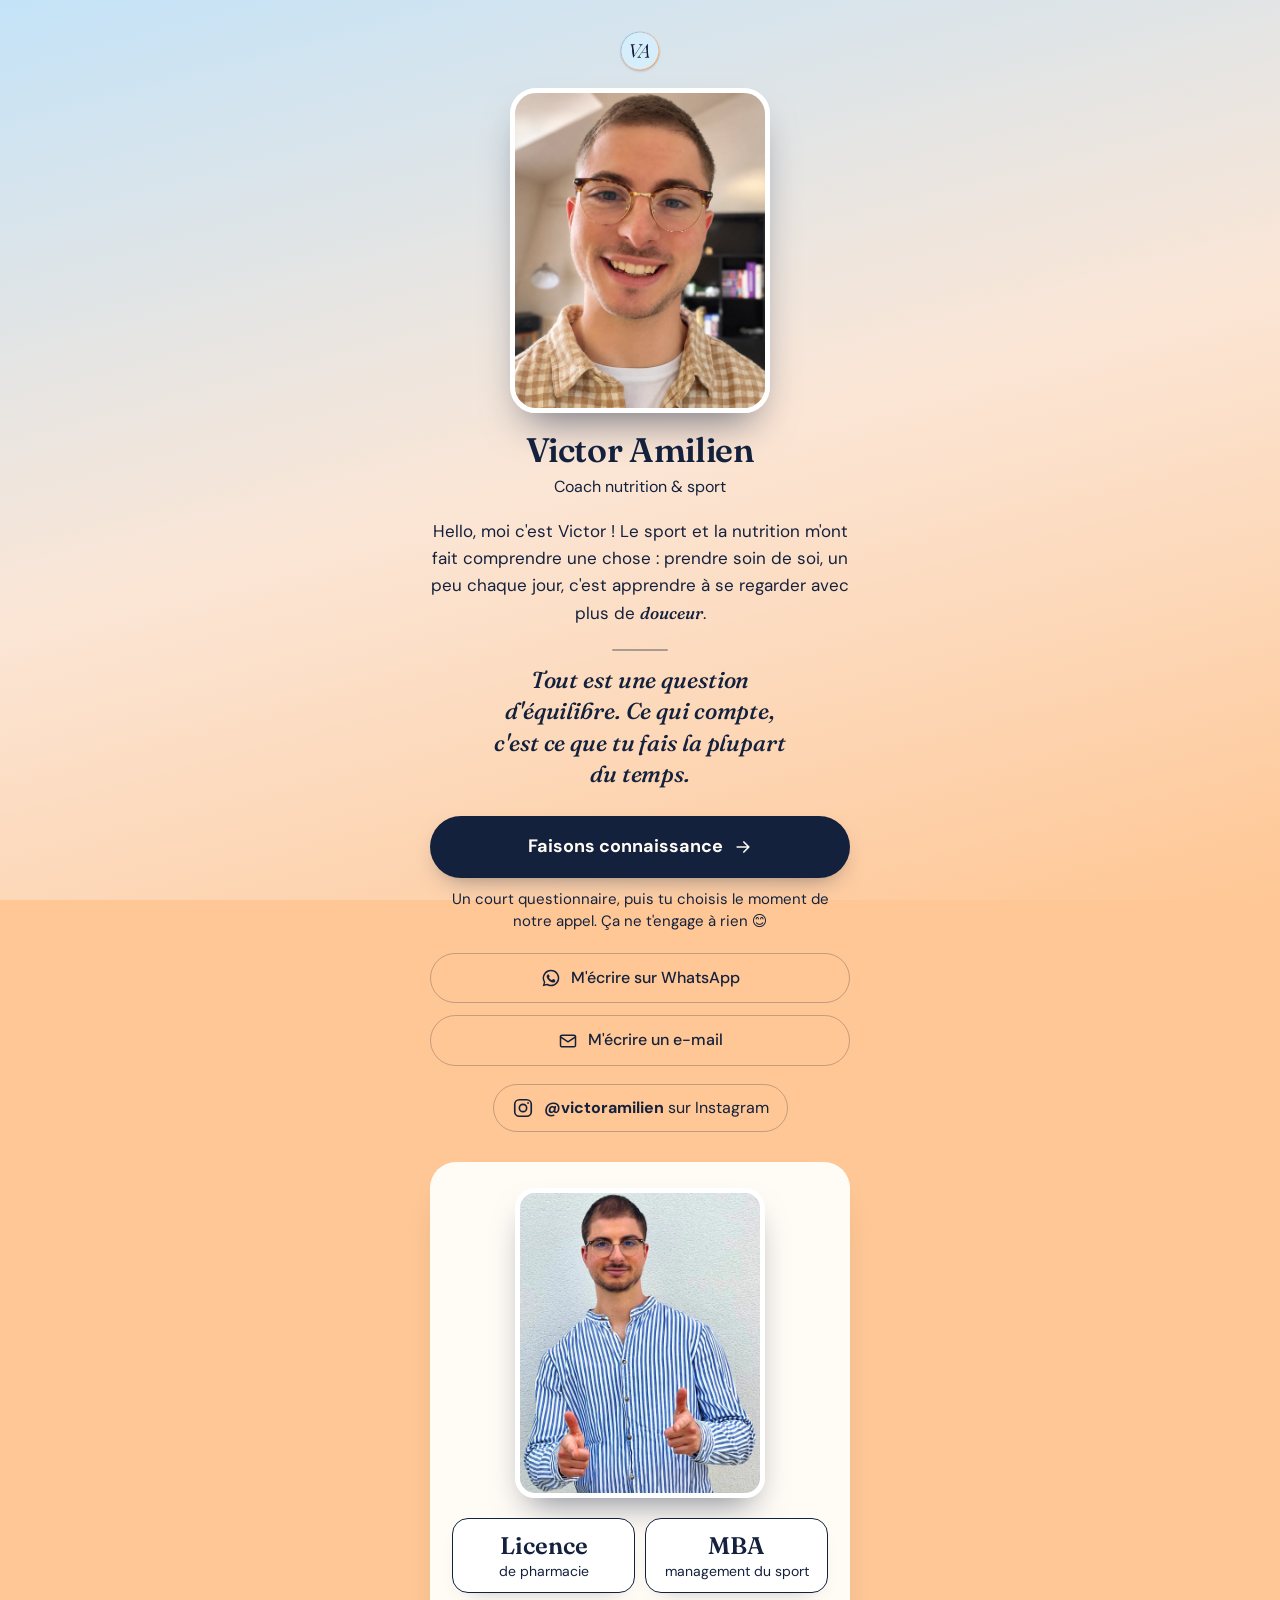
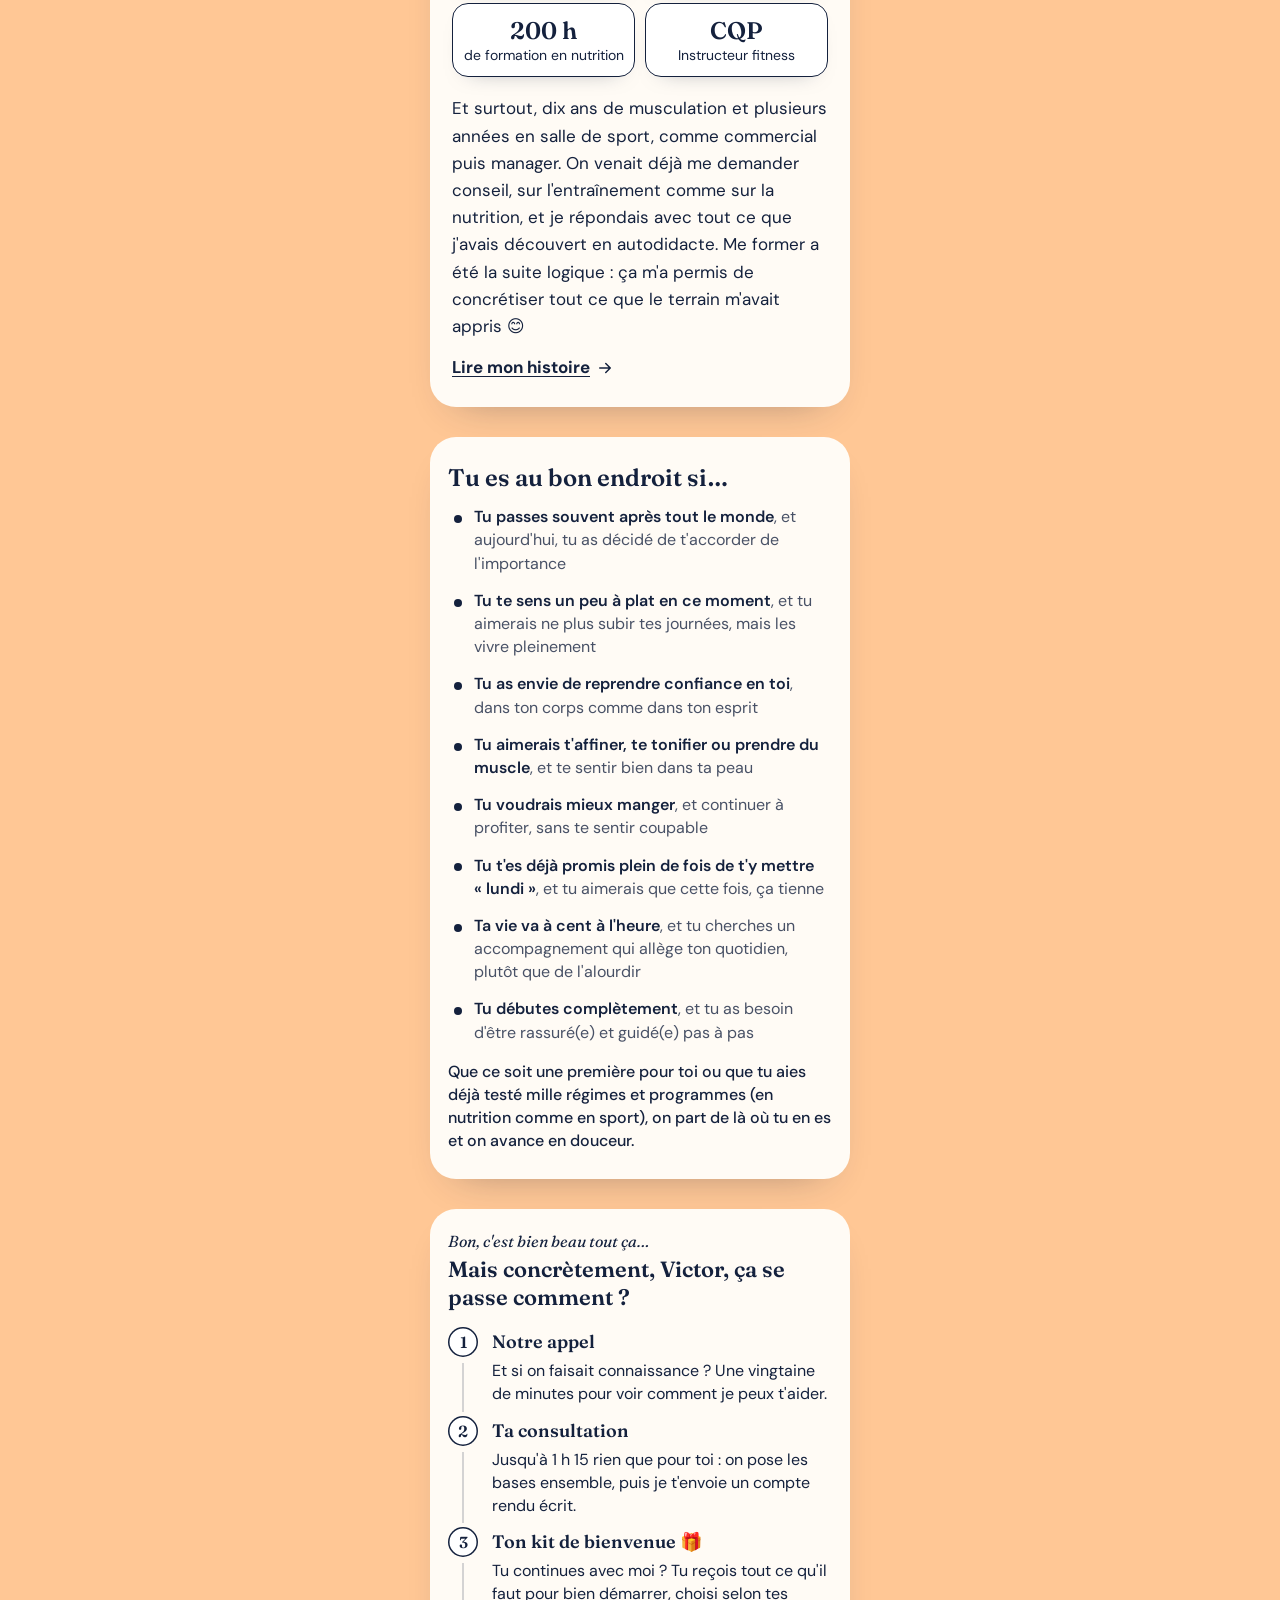
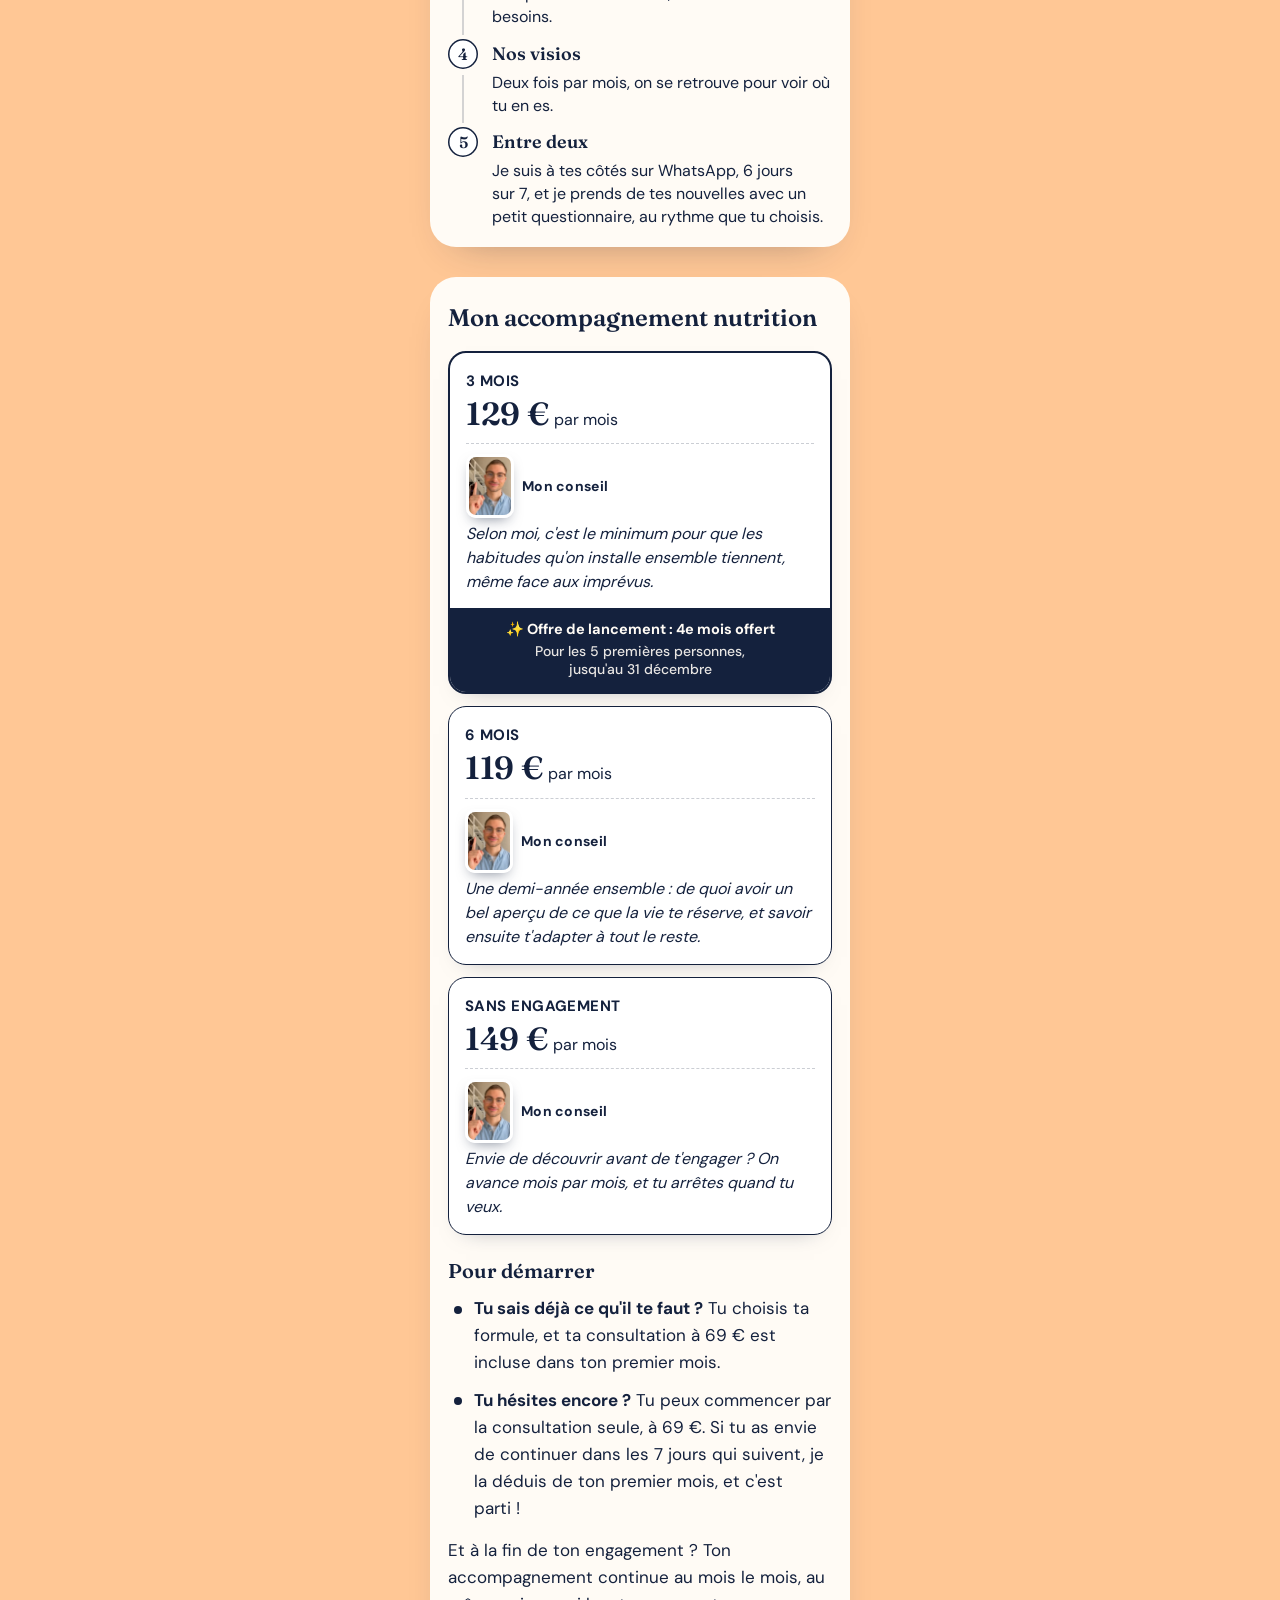
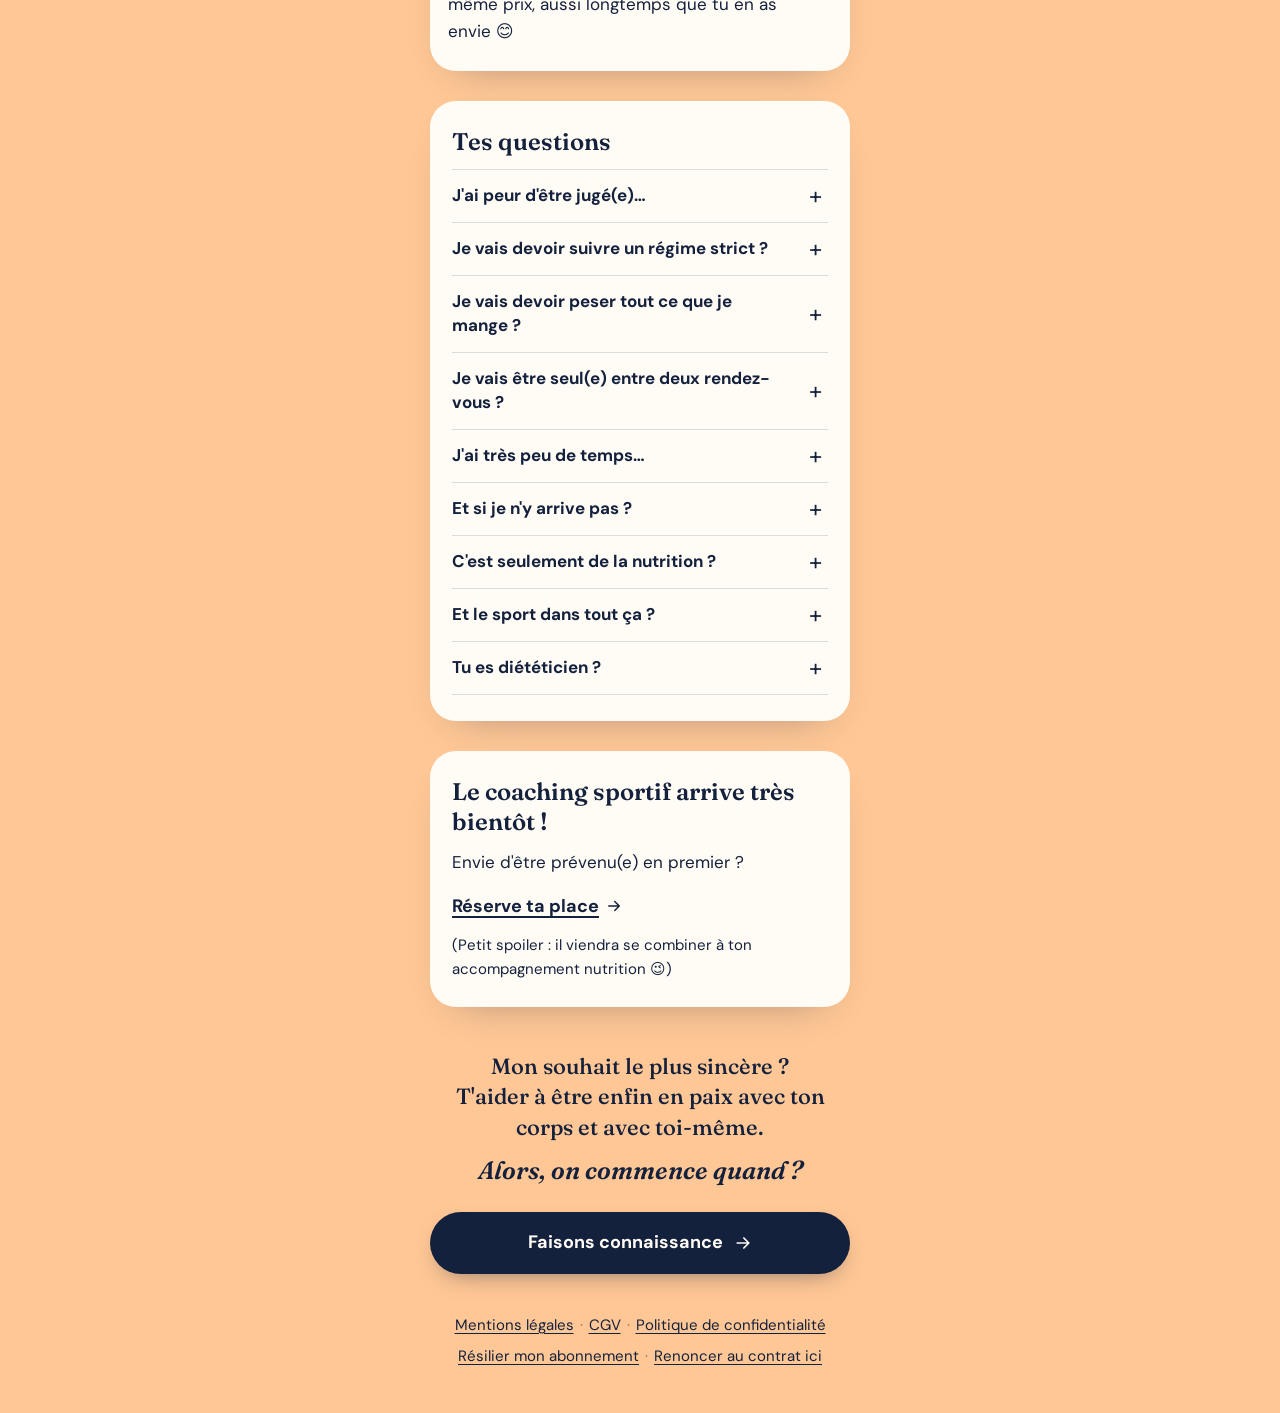
<file: index.html>
<!doctype html>
<html lang="fr">
<head>
<meta charset="utf-8">
<meta name="viewport" content="width=device-width, initial-scale=1">
<title>Victor Amilien · Coach nutrition &amp; sport, à Créteil et à distance</title>
<meta name="description" content="Ce qui compte, c'est ce que tu fais la plupart du temps. Mon but : que tu sois en paix avec ton corps et avec toi-même ✨">
<link rel="canonical" href="https://victoramilien.fr/">
<meta property="og:type" content="website">
<meta property="og:locale" content="fr_FR">
<meta property="og:url" content="https://victoramilien.fr/">
<meta property="og:title" content="Victor Amilien · Coach nutrition &amp; sport">
<meta property="og:description" content="Ce qui compte, c'est ce que tu fais la plupart du temps. Mon but : que tu sois en paix avec ton corps et avec toi-même ✨">
<meta property="og:image" content="https://victoramilien.fr/img/apercu-partage-v2.jpg">
<meta property="og:image:width" content="1200">
<meta property="og:image:height" content="630">
<meta name="twitter:card" content="summary_large_image">
<meta name="theme-color" content="#D6EEFB">
<meta name="color-scheme" content="only light">
<meta name="darkreader-lock">
<link rel="icon" type="image/png" sizes="32x32" href="/img/favicon-32.png?v=202611162114">
<link rel="icon" type="image/png" sizes="64x64" href="/img/favicon-64.png?v=202611162114">
<link rel="apple-touch-icon" href="/img/apple-touch-icon.png?v=202611162114">
<link rel="preload" href="/fonts/fraunces-latin-opsz-normal.woff2" as="font" type="font/woff2" crossorigin>
<link rel="preload" href="/fonts/dm-sans-latin-opsz-normal.woff2" as="font" type="font/woff2" crossorigin>
<link rel="stylesheet" href="/css/style.css?v=202611162114">
</head>
<body>
<main class="page">
  <header class="entete">
    <img class="logo" src="/img/logo-VA-180px.png?v=202611162114" width="40" height="40" alt="Logo VA de Victor Amilien">
    <div class="portrait"><img src="/img/portrait-carreaux-finale.webp?v=202611162114" width="1080" height="1350" alt="Victor Amilien, en chemise à carreaux, sourit"></div>
    <h1>Victor Amilien</h1>
    <p class="desc">Coach nutrition &amp; sport</p>
    <p class="intro">Hello, moi c'est Victor&nbsp;! Le sport et la nutrition m'ont fait comprendre une chose&nbsp;: prendre soin de soi, un peu chaque jour, c'est apprendre à se regarder avec plus de <em>douceur</em>.</p>
    <p class="slogan b">Tout est une question d'équilibre. Ce qui compte, c'est ce que tu fais la plupart du temps.</p>
  </header>

  <nav class="actions" aria-label="Me contacter">
    <a class="btn principal" href="https://tally.so/r/0VVOgP">Faisons connaissance
      <svg viewBox="0 0 24 24" fill="none" stroke="currentColor" stroke-width="2" stroke-linecap="round" stroke-linejoin="round" aria-hidden="true"><path d="M5 12h14M13 6l6 6-6 6"/></svg></a>
    <p class="sous-bouton">Un court questionnaire, puis tu choisis le moment de notre appel. Ça ne t'engage à&nbsp;rien&nbsp;😊</p>
    <a class="btn clair" href="https://wa.me/33743574203">
      <svg viewBox="0 0 24 24" fill="currentColor" aria-hidden="true"><path d="M12 2a10 10 0 0 0-8.6 15.1L2 22l5-1.3A10 10 0 1 0 12 2Zm0 18.2c-1.5 0-3-.4-4.3-1.2l-.3-.2-3 .8.8-2.9-.2-.3A8.2 8.2 0 1 1 12 20.2Zm4.5-6.1c-.2-.1-1.5-.7-1.7-.8-.2-.1-.4-.1-.6.1l-.8 1c-.1.2-.3.2-.5.1a6.7 6.7 0 0 1-3.3-2.9c-.2-.4.2-.4.7-1.3.1-.2 0-.3 0-.4l-.8-1.8c-.2-.5-.4-.4-.6-.4h-.5a1 1 0 0 0-.7.3 3 3 0 0 0-.9 2.2c0 1.3.9 2.5 1 2.7.1.2 1.8 2.8 4.4 3.9 1.7.7 2.3.8 3.1.6.5-.1 1.5-.6 1.7-1.2.2-.6.2-1.1.2-1.2-.1-.1-.3-.2-.5-.3Z"/></svg>
      M'écrire sur WhatsApp</a>
    <a class="btn clair" href="mailto:bonjour@victoramilien.fr">
      <svg viewBox="0 0 24 24" fill="none" stroke="currentColor" stroke-width="1.8" stroke-linecap="round" stroke-linejoin="round" aria-hidden="true"><rect x="3" y="5" width="18" height="14" rx="2"/><path d="m3 7 9 6 9-6"/></svg>
      M'écrire un e-mail</a>
  </nav>
  <div class="reseaux">
    <a class="insta" href="https://www.instagram.com/victoramilien/">
      <svg viewBox="0 0 24 24" fill="none" stroke="currentColor" stroke-width="1.8" aria-hidden="true"><rect x="3" y="3" width="18" height="18" rx="5"/><circle cx="12" cy="12" r="4"/><circle cx="17.5" cy="6.5" r="1" fill="currentColor" stroke="none"/></svg>
      <span><strong>@victoramilien</strong> sur Instagram</span></a>
    <a class="insta" href="https://www.tiktok.com/@victorcoach.nutrit" hidden>
      <svg viewBox="0 0 24 24" fill="currentColor" aria-hidden="true"><path d="M12.53.02c1.31-.02 2.61-.01 3.91-.02.08 1.53.63 3.09 1.75 4.17 1.12 1.11 2.7 1.62 4.24 1.79v4.03c-1.44-.05-2.89-.35-4.2-.97-.57-.26-1.1-.59-1.62-.93-.01 2.92.01 5.84-.02 8.75-.08 1.4-.54 2.79-1.35 3.94-1.31 1.92-3.58 3.17-5.91 3.21-1.43.08-2.86-.31-4.08-1.03-2.02-1.19-3.44-3.37-3.65-5.71-.02-.5-.03-1-.01-1.49.18-1.9 1.12-3.72 2.58-4.96 1.66-1.44 3.98-2.13 6.15-1.72.02 1.48-.04 2.96-.04 4.44-.99-.32-2.15-.23-3.02.37-.63.41-1.11 1.04-1.36 1.75-.21.51-.15 1.07-.14 1.61.24 1.64 1.82 3.02 3.5 2.87 1.12-.01 2.19-.66 2.77-1.61.19-.33.4-.67.41-1.06.1-1.79.06-3.57.07-5.36.01-4.03-.01-8.05.02-12.07z"/></svg>
      <span><strong>@victorcoach.nutrit</strong> sur TikTok</span></a>
  </div>

  <section class="carte parcours" aria-label="Mon parcours">
    <a class="photo-parcours" href="/mon-histoire/" tabindex="-1" aria-hidden="true"><img src="/img/portrait-dehors.webp?v=202611162114" width="1080" height="1350" alt="" loading="lazy"></a>
    <ul class="diplomes">
      <li><span class="gros">Licence</span><span class="petit-titre">de pharmacie</span></li>
      <li><span class="gros">MBA</span><span class="petit-titre">management du sport</span></li>
      <li><span class="gros">200&nbsp;h</span><span class="petit-titre">de formation en nutrition</span></li>
      <li><span class="gros">CQP</span><span class="petit-titre">Instructeur fitness</span></li>
    </ul>
    <p>Et surtout, dix ans de musculation et plusieurs années en salle de sport, comme commercial puis manager. On venait déjà me demander conseil, sur l'entraînement comme sur la nutrition, et je répondais avec tout ce que j'avais découvert en autodidacte. Me former a été la suite logique&nbsp;: ça m'a permis de concrétiser tout ce que le terrain m'avait appris&nbsp;😊</p>
    <a class="lien-histoire" href="/mon-histoire/">Lire mon histoire
      <svg width="18" height="18" viewBox="0 0 24 24" fill="none" stroke="currentColor" stroke-width="2" stroke-linecap="round" stroke-linejoin="round" aria-hidden="true"><path d="M5 12h14M13 6l6 6-6 6"/></svg></a>
  </section>

  <section class="carte" id="pour-toi">
    <h2>Tu es au bon endroit si…</h2>
    <ul class="pour-toi">
      <li><strong>Tu passes souvent après tout le monde</strong>, et aujourd'hui, tu as décidé de t'accorder de l'importance</li>
      <li><strong>Tu te sens un peu à plat en ce moment</strong>, et tu aimerais ne plus subir tes journées, mais les vivre pleinement</li>
      <li><strong>Tu as envie de reprendre confiance en toi</strong>, dans ton corps comme dans ton esprit</li>
      <li><strong>Tu aimerais t'affiner, te tonifier ou prendre du muscle</strong>, et te sentir bien dans ta peau</li>
      <li><strong>Tu voudrais mieux manger</strong>, et continuer à profiter, sans te sentir coupable</li>
      <li><strong>Tu t'es déjà promis plein de fois de t'y mettre «&nbsp;lundi&nbsp;»</strong>, et tu aimerais que cette fois, ça tienne</li>
      <li><strong>Ta vie va à cent à l'heure</strong>, et tu cherches un accompagnement qui allège ton quotidien, plutôt que de l'alourdir</li>
      <li><strong>Tu débutes complètement</strong>, et tu as besoin d'être rassuré(e) et guidé(e) pas à pas</li>
    </ul>
    <p class="conclusion">Que ce soit une première pour toi ou que tu aies déjà testé mille régimes et programmes (en nutrition comme en sport), on part de là où tu en es et on avance en douceur.</p>
  </section>

  <section class="carte" id="concretement">
    <p class="surtitre">Bon, c'est bien beau tout ça…</p>
    <h2>Mais concrètement, Victor, ça se passe comment&nbsp;?</h2>
    <ol class="frise">
      <li><h3>Notre appel</h3><p>Et si on faisait connaissance&nbsp;? Une vingtaine de minutes pour voir comment je peux t'aider.</p></li>
      <li><h3>Ta consultation</h3><p>Jusqu'à 1&nbsp;h&nbsp;15 rien que pour toi&nbsp;: on pose les bases ensemble, puis je t'envoie un compte rendu écrit.</p></li>
      <li><h3>Ton kit de bienvenue&nbsp;🎁</h3><p>Tu continues avec moi&nbsp;? Tu reçois tout ce qu'il faut pour bien démarrer, choisi selon tes besoins.</p></li>
      <li><h3>Nos visios</h3><p>Deux fois par mois, on se retrouve pour voir où tu en es.</p></li>
      <li><h3>Entre deux</h3><p>Je suis à tes côtés sur WhatsApp, 6&nbsp;jours sur&nbsp;7, et je prends de tes nouvelles avec un petit questionnaire, au rythme que tu choisis.</p></li>
    </ol>
  </section>

  <section class="carte" id="nutrition">
    <h2>Mon accompagnement nutrition</h2>
    <ul class="offres">
      <li class="offre vedette">
        <p class="duree">3&nbsp;mois</p>
        <p class="prix"><strong>129&nbsp;€</strong> par mois</p>
        <div class="avis"><p class="avis-titre"><img src="/img/conseil-doigt.webp?v=202611162114" width="48" height="64" alt="" loading="lazy">Mon conseil</p>
          <p>Selon moi, c'est le minimum pour que les habitudes qu'on installe ensemble tiennent, même face aux imprévus.</p></div>
        <p class="bandeau-offre bas"><span class="ligne1">✨ Offre de lancement&nbsp;: 4e&nbsp;mois offert</span><span class="ligne2">Pour les 5 premières personnes,<br>jusqu'au 31&nbsp;décembre</span></p></li>
      <li class="offre">
        <p class="duree">6&nbsp;mois</p>
        <p class="prix"><strong>119&nbsp;€</strong> par mois</p>
        <div class="avis"><p class="avis-titre"><img src="/img/conseil-doigt.webp?v=202611162114" width="48" height="64" alt="" loading="lazy">Mon conseil</p>
          <p>Une demi-année ensemble&nbsp;: de quoi avoir un bel aperçu de ce que la vie te réserve, et savoir ensuite t'adapter à tout le reste.</p></div></li>
      <li class="offre">
        <p class="duree">Sans engagement</p>
        <p class="prix"><strong>149&nbsp;€</strong> par mois</p>
        <div class="avis"><p class="avis-titre"><img src="/img/conseil-doigt.webp?v=202611162114" width="48" height="64" alt="" loading="lazy">Mon conseil</p>
          <p>Envie de découvrir avant de t'engager&nbsp;? On avance mois par mois, et tu arrêtes quand tu veux.</p></div></li>
    </ul>
    <h3 class="demarrer">Pour démarrer</h3>
    <ul class="depart">
      <li><strong>Tu sais déjà ce qu'il te faut&nbsp;?</strong> Tu choisis ta formule, et ta consultation à 69&nbsp;€ est incluse dans ton premier mois.</li>
      <li><strong>Tu hésites encore&nbsp;?</strong> Tu peux commencer par la consultation seule, à 69&nbsp;€. Si tu as envie de continuer dans les 7&nbsp;jours qui suivent, je la déduis de ton premier mois, et c'est parti&nbsp;!</li>
    </ul>
    <p class="apres">Et à la fin de ton engagement&nbsp;? Ton accompagnement continue au mois le mois, au même prix, aussi longtemps que tu en as envie&nbsp;😊</p>
  </section>

  <section class="carte" id="questions">
    <h2>Tes questions</h2>
    <div class="faq">
      <details><summary>J'ai peur d'être jugé(e)…</summary>
        <p>Je comprends, et tu es loin d'être seul(e). Avant de parler chiffres, ce que je veux savoir, c'est comment se passent tes journées, ce qui te motive, ce qui te freine. Et à partir de tout ça, on crée un accompagnement à ton image&nbsp;: que tu partes de zéro ou que tu aies déjà tout essayé&nbsp;😉</p></details>
      <details><summary>Je vais devoir suivre un régime strict&nbsp;?</summary>
        <p>Sur le papier, un régime strict, c'est parfait. Dans la vraie vie, c'est une autre histoire. Quand j'étais manager en studio de sport, une personne est venue me voir entre deux cours. Elle hésitait, elle avait peur d'être jugée, mais elle me faisait confiance. On lui avait donné une liste d'aliments à manger chaque jour, et elle ne comprenait pas pourquoi rien ne bougeait. Au fil de la conversation, elle a fini par me confier qu'elle ne l'avait presque pas suivie&nbsp;: cette liste ne collait tout simplement pas à sa vie. C'est pour ça que, pour moi, tout commence par comprendre ta vie à toi, avant de mettre quoi que ce soit en place.</p></details>
      <details><summary>Je vais devoir peser tout ce que je mange&nbsp;?</summary>
        <p>Pas par défaut, non. Beaucoup pensent qu'il faut tout peser et tout noter dans une appli pour avancer. Au bout de deux semaines, on n'en peut plus, et on a l'impression qu'on va devoir faire ça toute sa vie. Au fil de l'accompagnement, composer tes repas à ta façon deviendra naturel, même les jours un peu plus chaotiques. Compter peut devenir un outil, mais seulement s'il a du sens à un moment précis de ton parcours, et si on le décide ensemble.</p></details>
      <details><summary>Je vais être seul(e) entre deux rendez-vous&nbsp;?</summary>
        <p>C'est souvent là que tout se joue, alors j'y ai beaucoup réfléchi. Avant de me lancer, j'ai fait un petit sondage&nbsp;: certains voulaient un suivi tous les jours, d'autres toutes les deux semaines. Alors c'est toi qui choisis&nbsp;: un petit questionnaire pour savoir comment tu te sens, chaque semaine ou seulement avant chaque point. Je te fais toujours un retour écrit, on se voit en visio deux fois par mois, et entre deux, je te réponds avec grand plaisir sur WhatsApp, sous 24&nbsp;h, 6&nbsp;jours sur&nbsp;7&nbsp;😊</p></details>
      <details><summary>J'ai très peu de temps…</summary>
        <p>Justement, c'est aussi pour toi que j'ai construit mon accompagnement comme ça. Les semaines où tu cours partout, on garde un ou deux petits réflexes qui t'aident à garder le cap. Tout faire parfaitement, ce n'est pas le but. Souvent, c'est un petit détail qui fait toute la différence.</p></details>
      <details><summary>Et si je n'y arrive pas&nbsp;?</summary>
        <p>C'est une peur que j'entends souvent, et elle est légitime. La motivation, elle va et elle vient&nbsp;: c'est humain. Ce qui compte, c'est ce que tu fais les jours où tout va bien, et ce que tu arrives à conserver les jours plus compliqués, ceux où je suis justement là pour t'épauler. C'est aussi pour ça que je te conseille au moins trois mois&nbsp;: le temps de trouver ensemble ce qui marche vraiment pour toi, pour que tu puisses t'adapter, quelle que soit la période que tu traverses.</p></details>
      <details><summary>C'est seulement de la nutrition&nbsp;?</summary>
        <p>Pour moi, tout est lié. Que ce soit ton sommeil, ta vie sociale ou ces fameuses semaines qui partent dans tous les sens (on les connaît bien), tout compte. C'est pour ça que je t'envoie les bases et les grandes recommandations dans un mini-guide&nbsp;: comme ça, nos rendez-vous servent vraiment à parler de toi. Et j'ai même écrit quelques guides&nbsp;: on verra ensemble celui qui te convient le plus&nbsp;😊</p></details>
      <details><summary>Et le sport dans tout ça&nbsp;?</summary>
        <p>Ça dépend de toi et de ce que tu recherches.</p>
        <ul class="cas-sport">
          <li><span class="cas">Tu as envie de t'affiner, de te tonifier ou de prendre du muscle&nbsp;?</span> Le sport combiné à la nutrition devient logique, et je te le recommande vivement.</li>
          <li><span class="cas">Tu fais déjà du sport de ton côté&nbsp;?</span> La nutrition seule peut t'aider à mieux manger au quotidien, et même à soutenir ta pratique.</li>
          <li><span class="cas">Tu n'en fais pas encore, tu as déjà essayé sans y trouver ton compte, ou tu n'oses pas te lancer&nbsp;?</span> Te faire accompagner sur la nutrition, c'est déjà une très belle initiative, et tu peux en être fier(e). Et qui sait, au fil de nos échanges, tu auras peut-être envie d'essayer le sport…</li>
        </ul>
        <p class="chute-sport">Et dans tous les cas, ça tombe bien&nbsp;: <strong>mon coaching sportif arrive très bientôt</strong>&nbsp;😊</p></details>
      <details><summary>Tu es diététicien&nbsp;?</summary>
        <p>Non, je suis coach en nutrition. Après des études de pharmacie, je me suis formé pendant 200&nbsp;heures dans ce domaine, et j'ai passé des années à pratiquer, à tester sur moi-même et à échanger avec énormément de pratiquants. Mon rôle, c'est d'accompagner des adultes en bonne santé sur leurs habitudes de vie. C'est pour ça qu'avant de commencer, tu rempliras un questionnaire de santé, sur lequel j'ai beaucoup travaillé&nbsp;: il prend environ 5&nbsp;minutes, et il me permet de t'accompagner au mieux. Si ta situation demande l'avis d'un médecin, je te le dirai, et on avancera avec son accord. Comme ça, ton accompagnement se fait en toute sécurité.</p></details>
    </div>
  </section>

  <section class="carte" id="sport">
    <h2>Le coaching sportif arrive très bientôt&nbsp;!</h2>
    <p>Envie d'être prévenu(e) en premier&nbsp;?</p>
    <a class="lien-sport" href="https://tally.so/r/jeZJd9">Réserve ta place
      <svg width="18" height="18" viewBox="0 0 24 24" fill="none" stroke="currentColor" stroke-width="2" stroke-linecap="round" stroke-linejoin="round" aria-hidden="true"><path d="M5 12h14M13 6l6 6-6 6"/></svg></a>
    <p class="petit">(Petit spoiler&nbsp;: il viendra se combiner à ton accompagnement nutrition&nbsp;😉)</p>
  </section>

  <section class="fin">
    <p class="mot-fin">Mon souhait le plus sincère&nbsp;?<br>T'aider à être enfin en paix avec ton corps et avec <span class="insecable">toi-même.</span><span class="question-fin">Alors, on commence quand&nbsp;?</span></p>
    <a class="btn principal" href="https://tally.so/r/0VVOgP">Faisons connaissance
      <svg viewBox="0 0 24 24" fill="none" stroke="currentColor" stroke-width="2" stroke-linecap="round" stroke-linejoin="round" aria-hidden="true"><path d="M5 12h14M13 6l6 6-6 6"/></svg></a>
  </section>

  <footer class="pied">
    <nav aria-label="Informations légales">
      <a href="/mentions-legales/">Mentions légales</a><span class="sep">·</span><a href="/cgv/">CGV</a><span class="sep">·</span><a href="/politique-de-confidentialite/">Politique de confidentialité</a><br>
      <a href="/resilier-mon-abonnement/">Résilier mon abonnement</a><span class="sep">·</span><a href="/renoncer-au-contrat/">Renoncer au contrat ici</a>
    </nav>
  </footer>
</main>
</body>
</html>
</file>
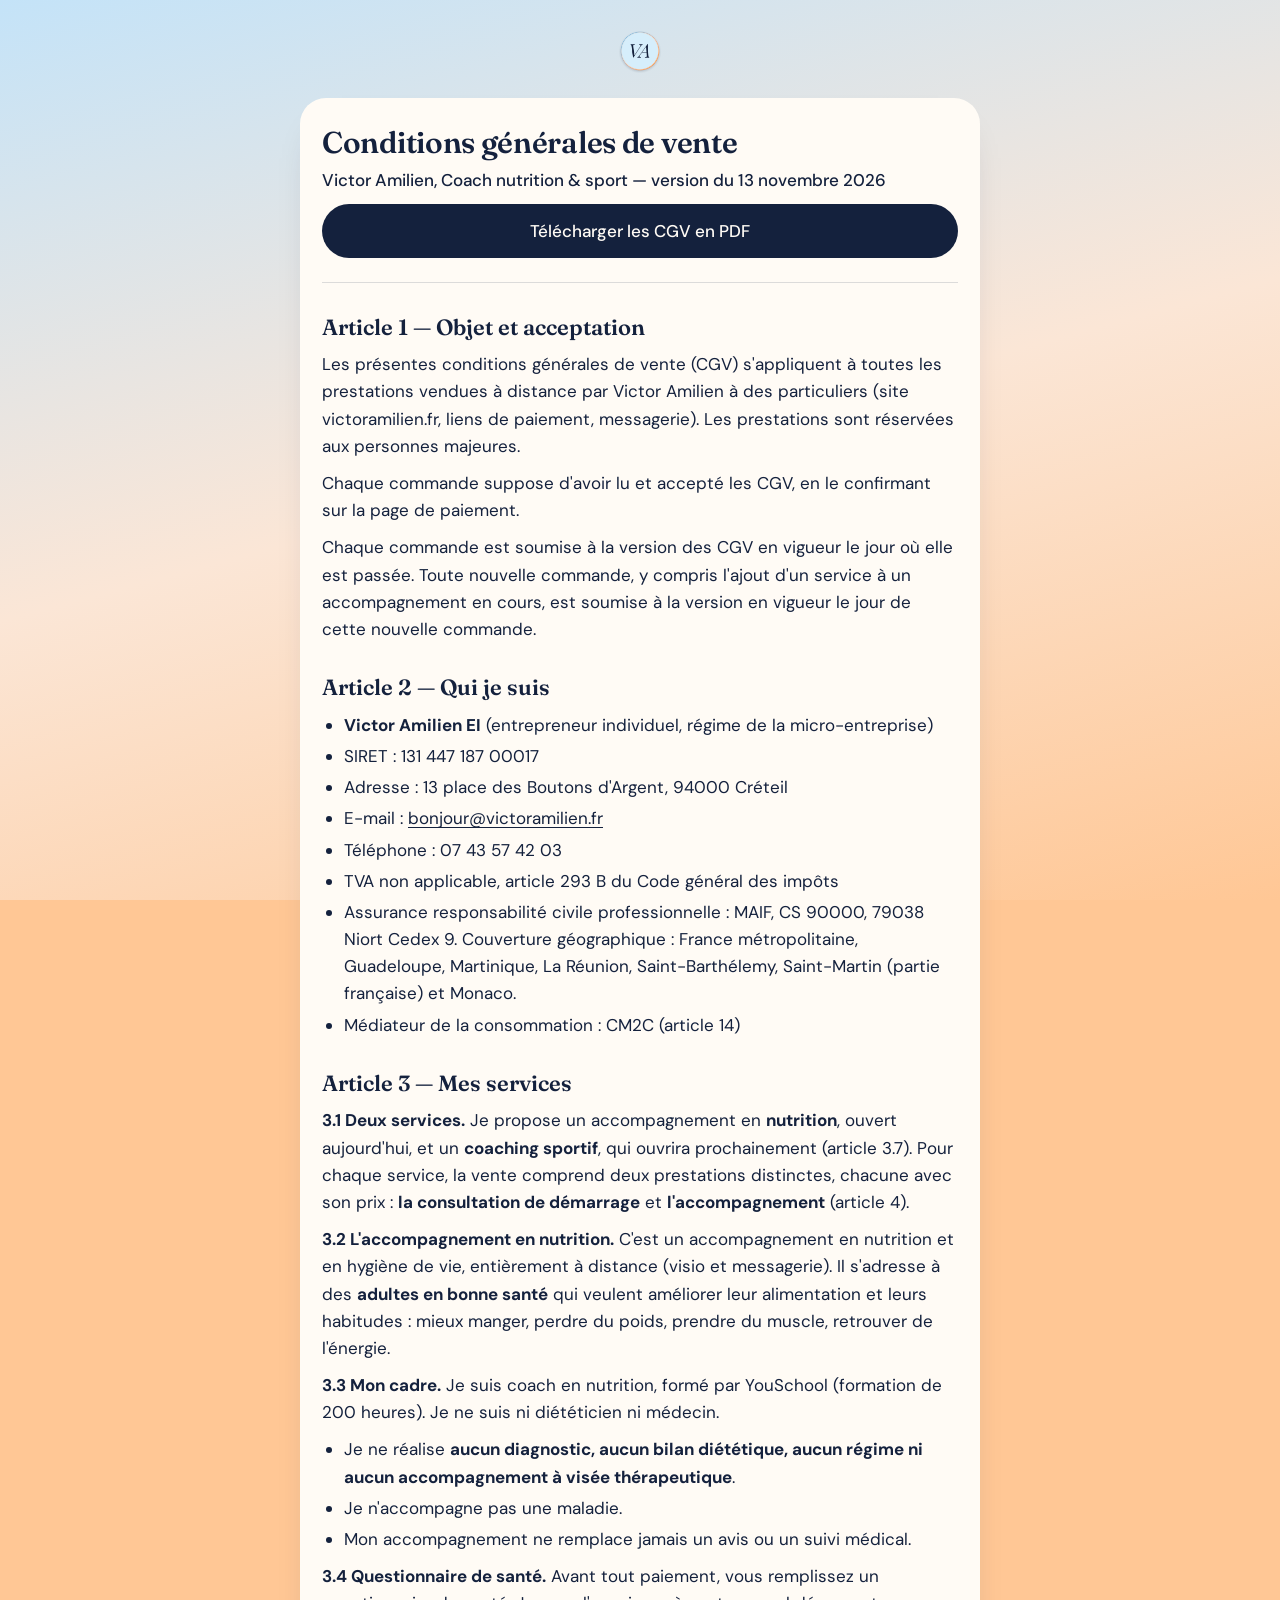
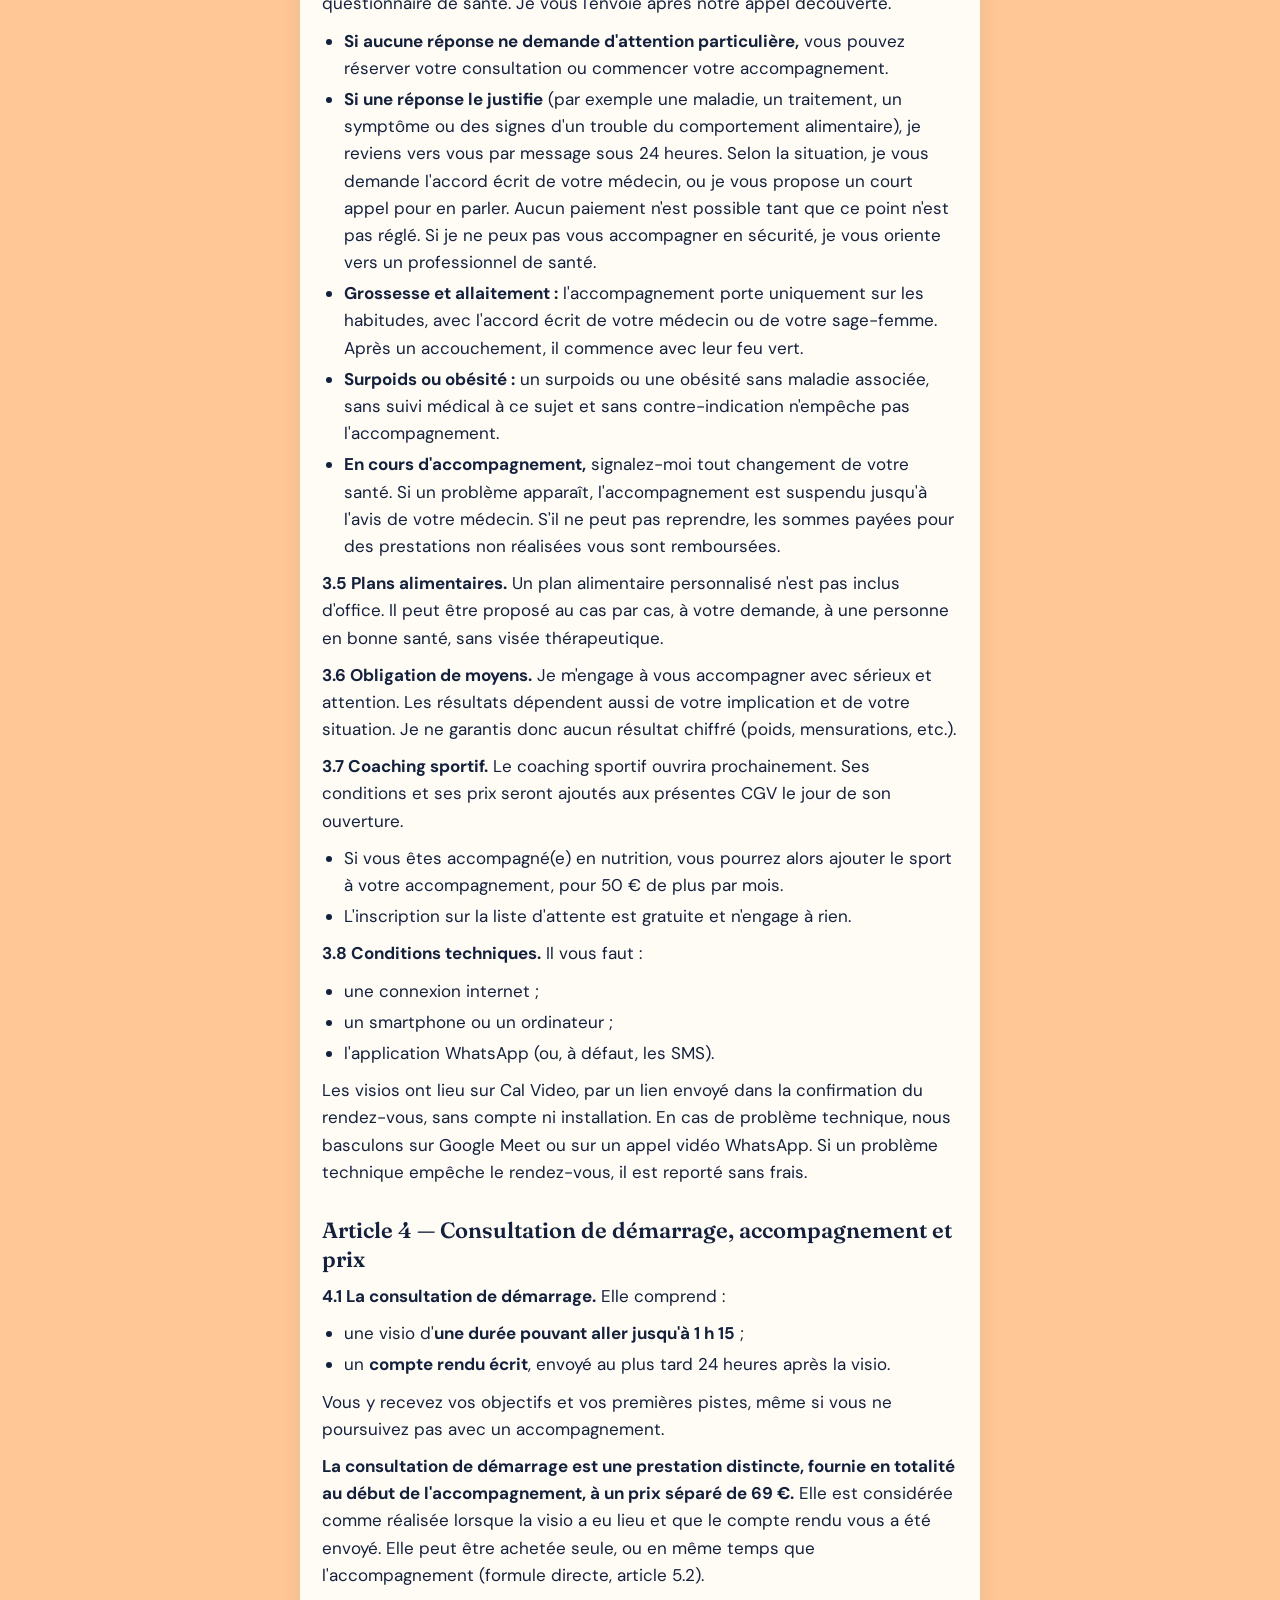
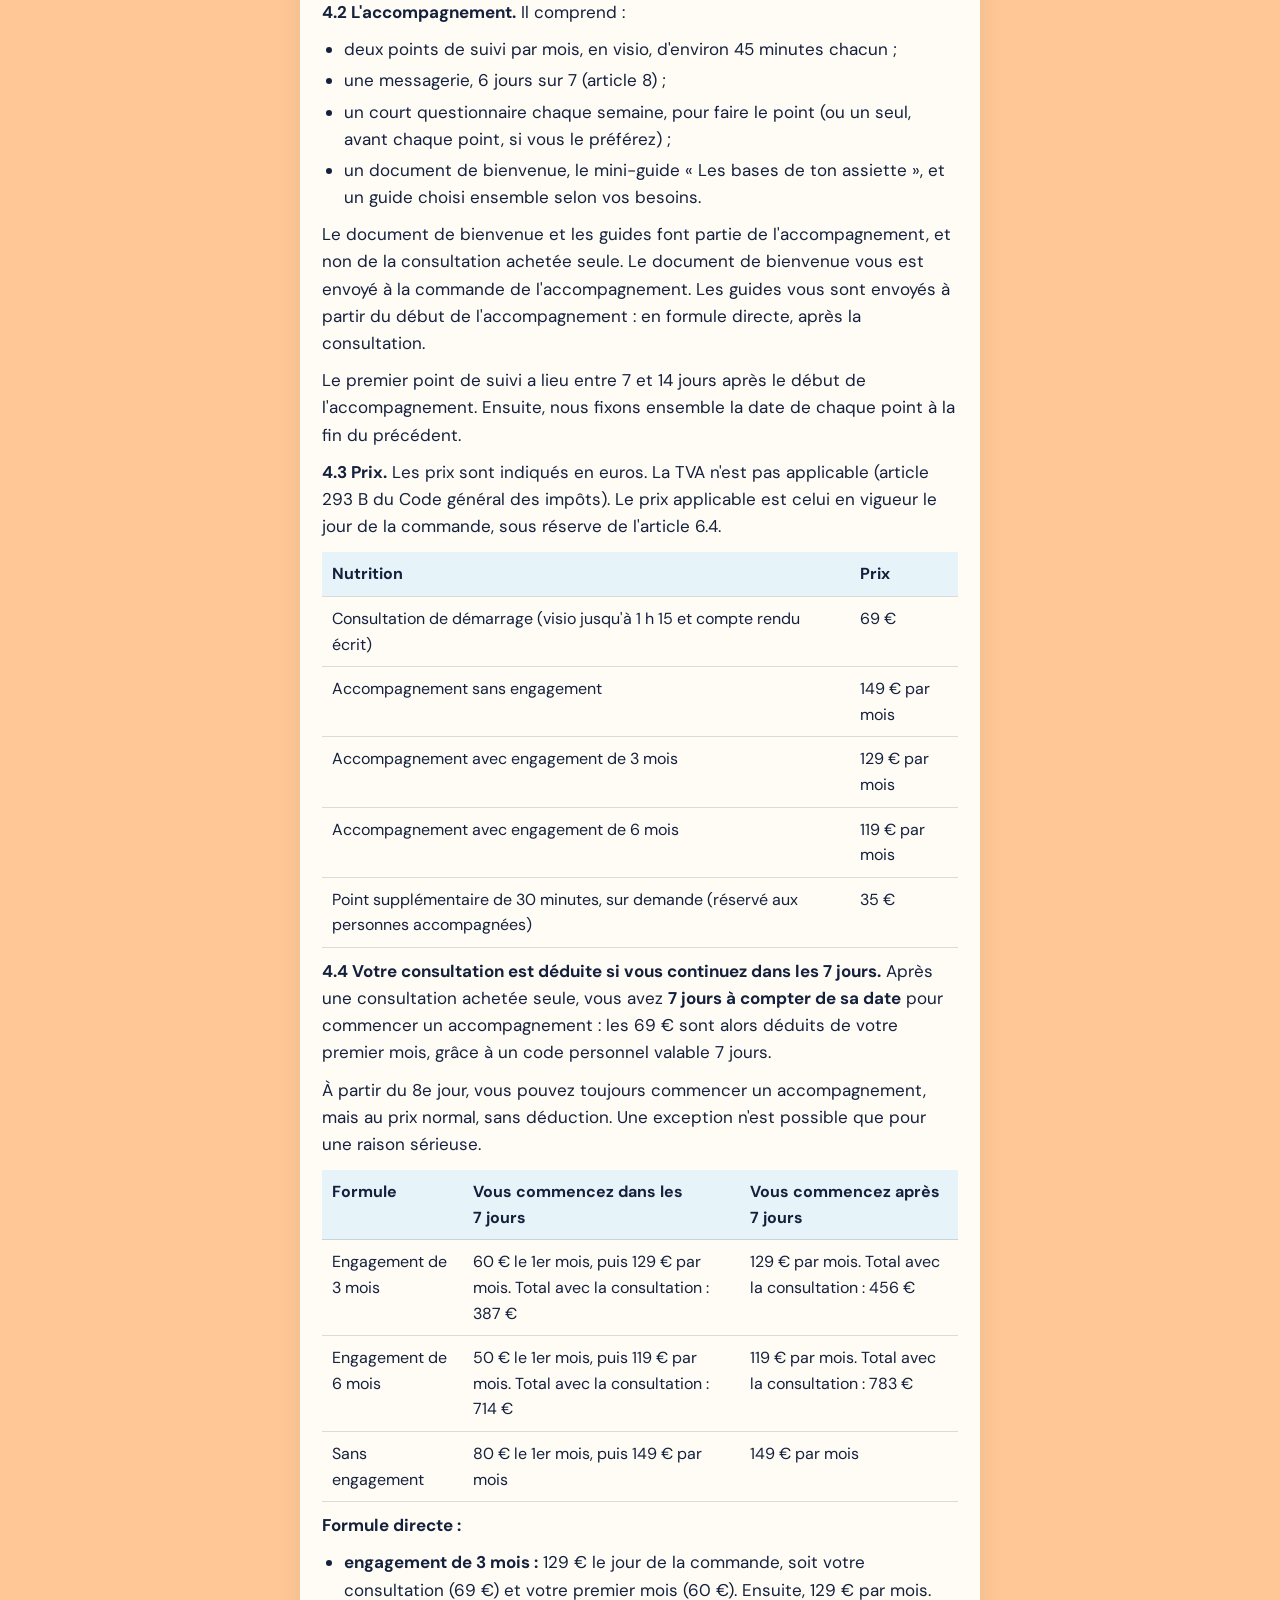
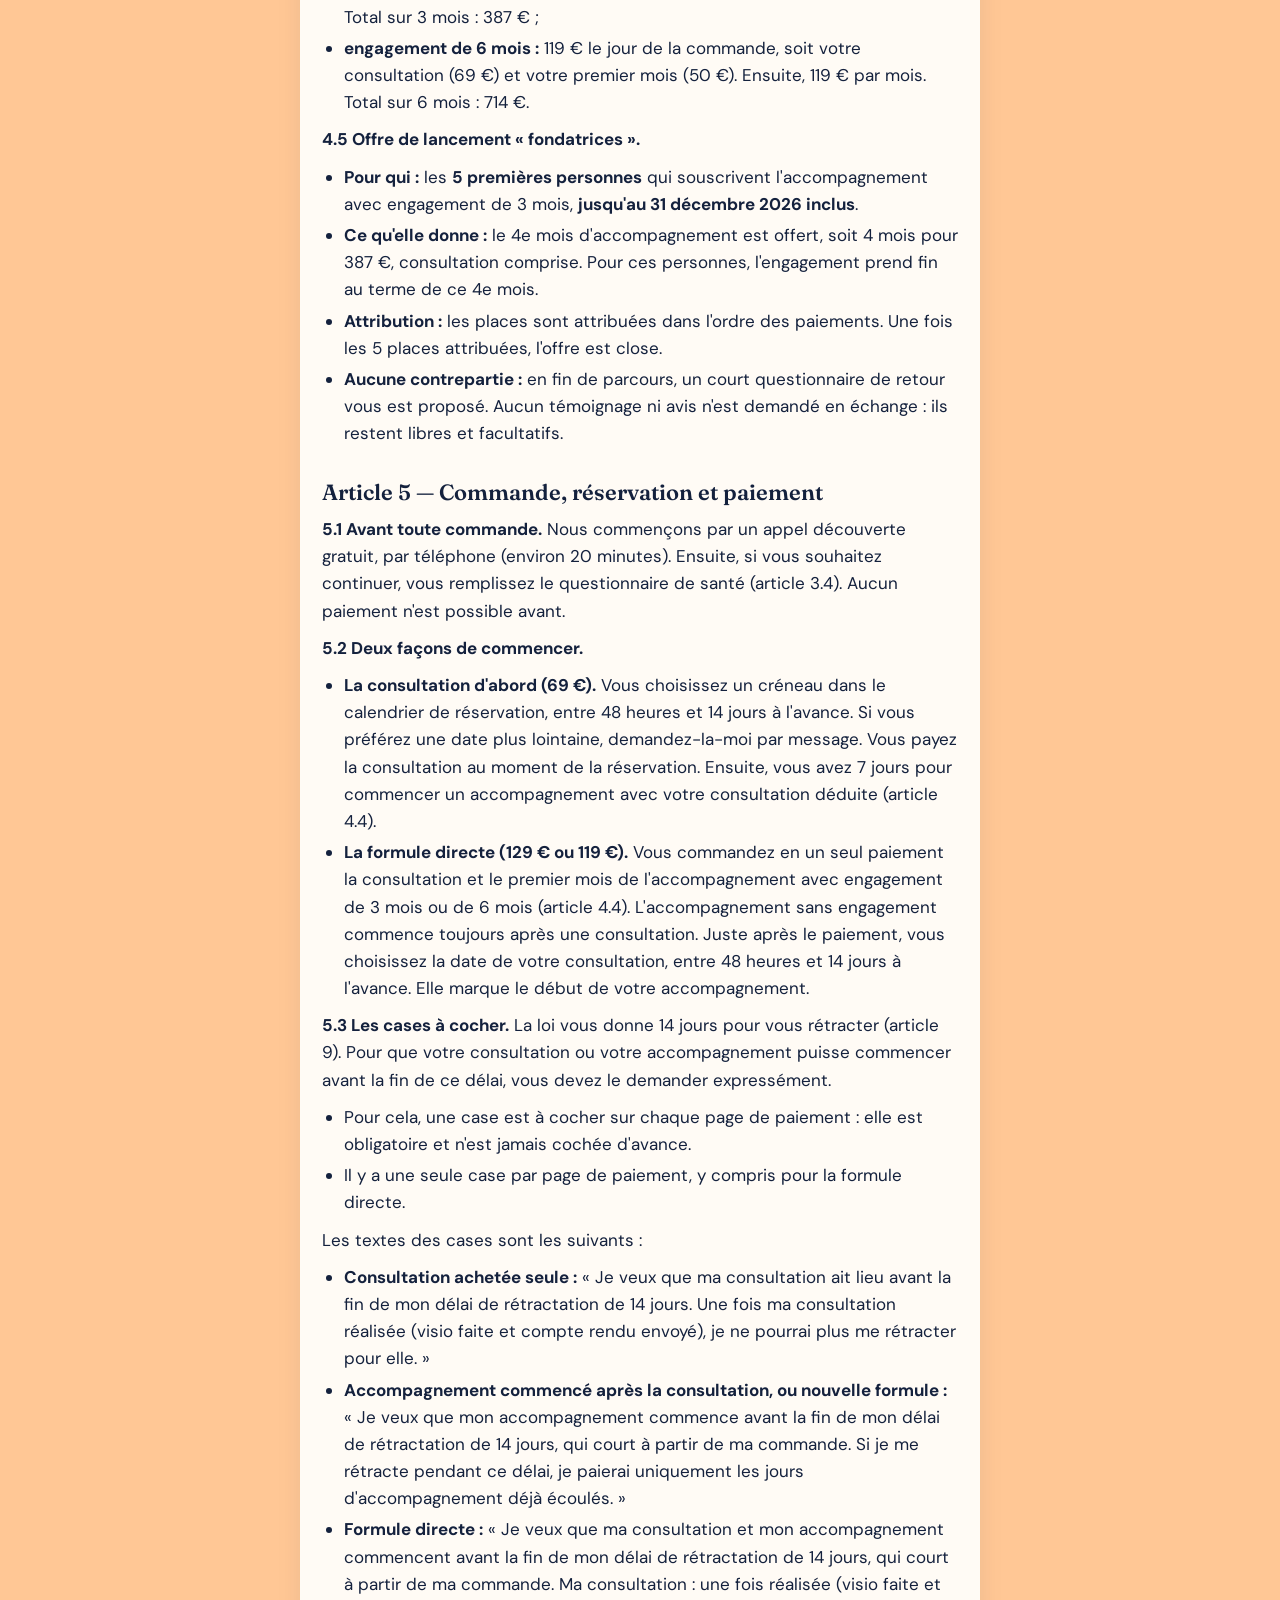
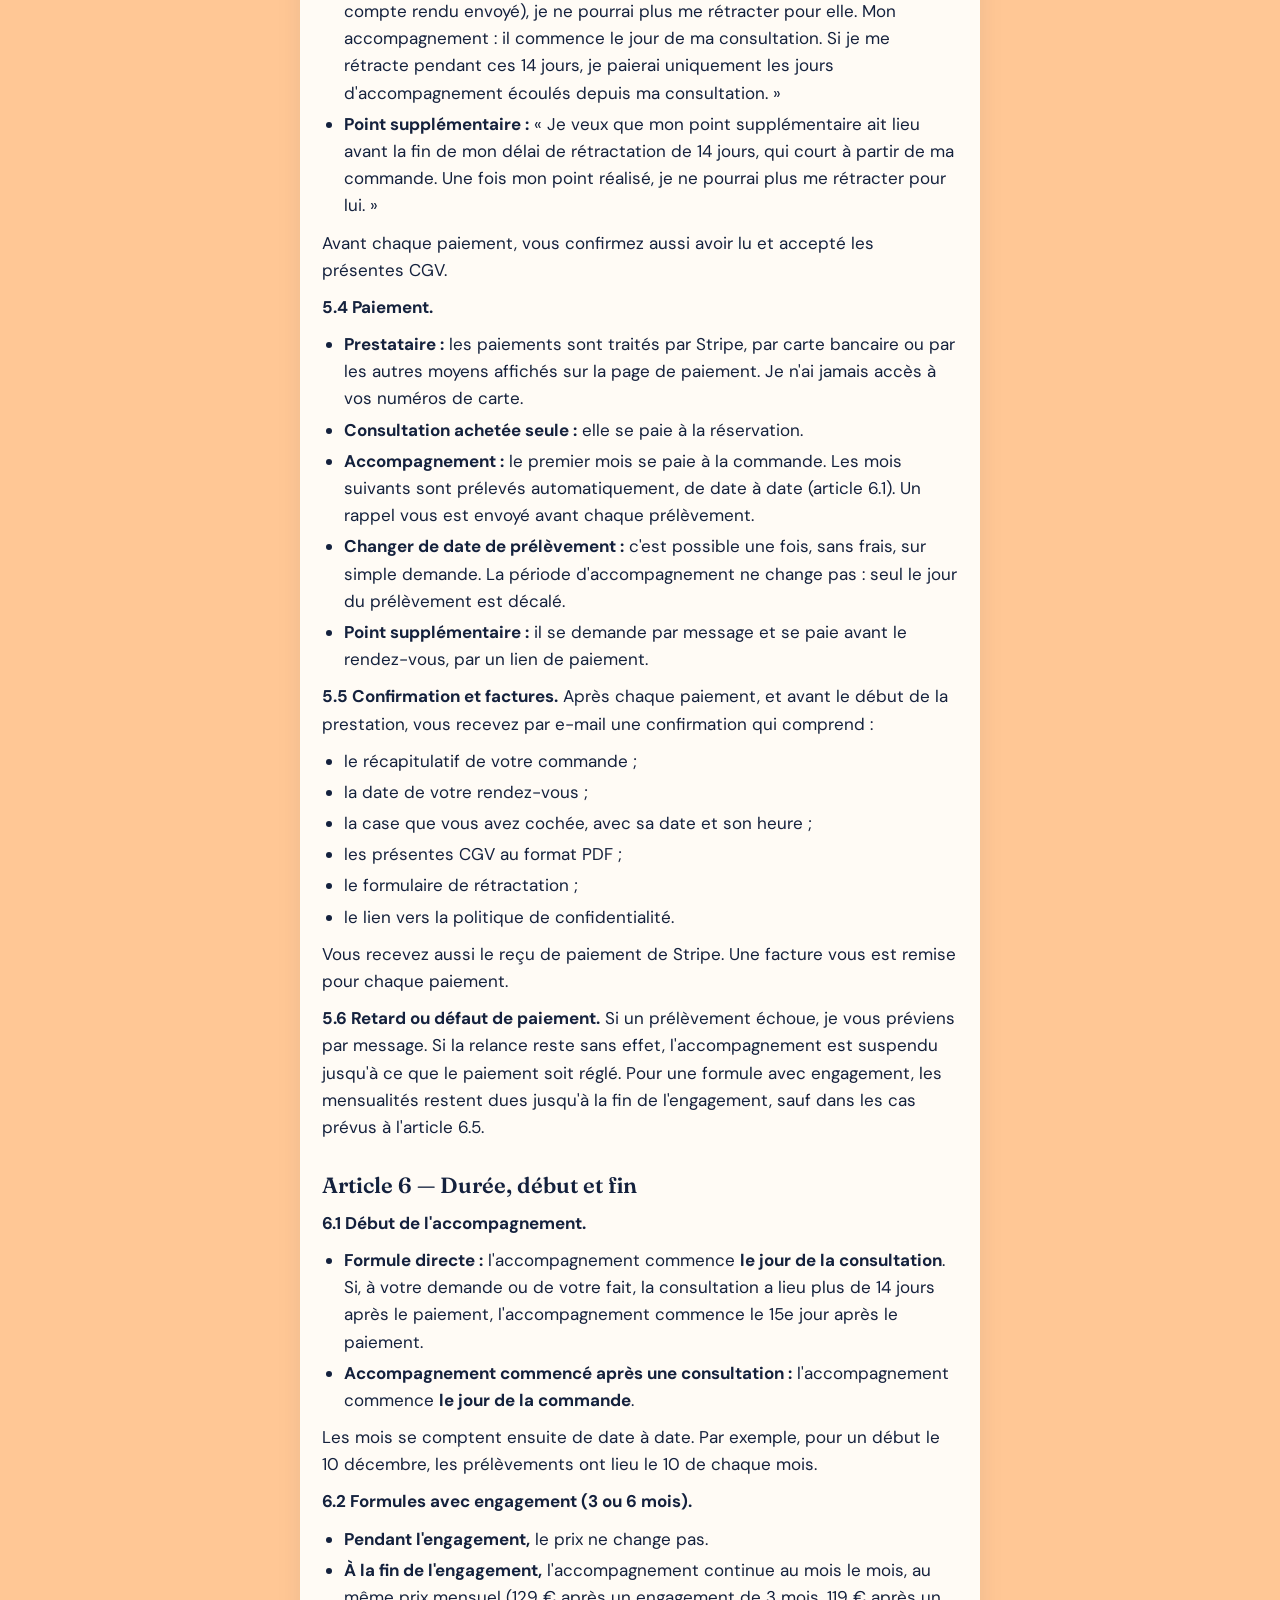
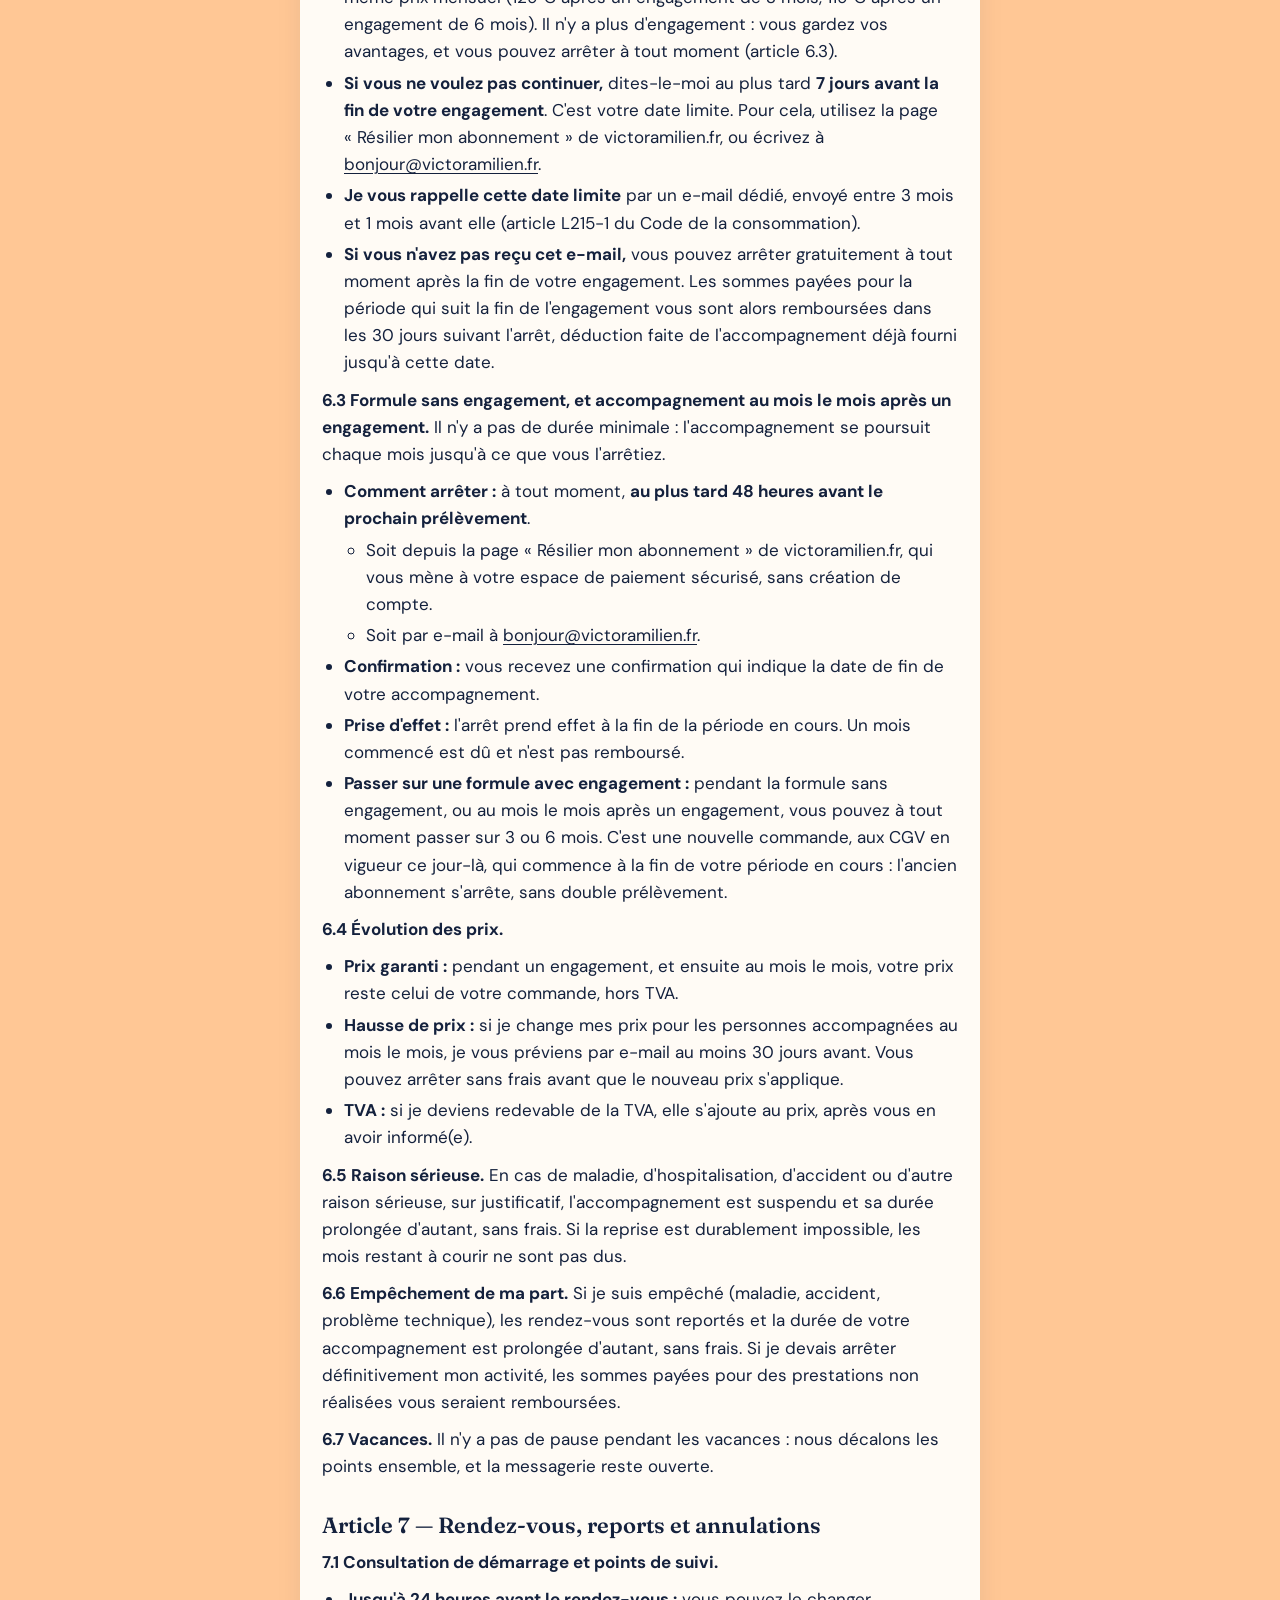
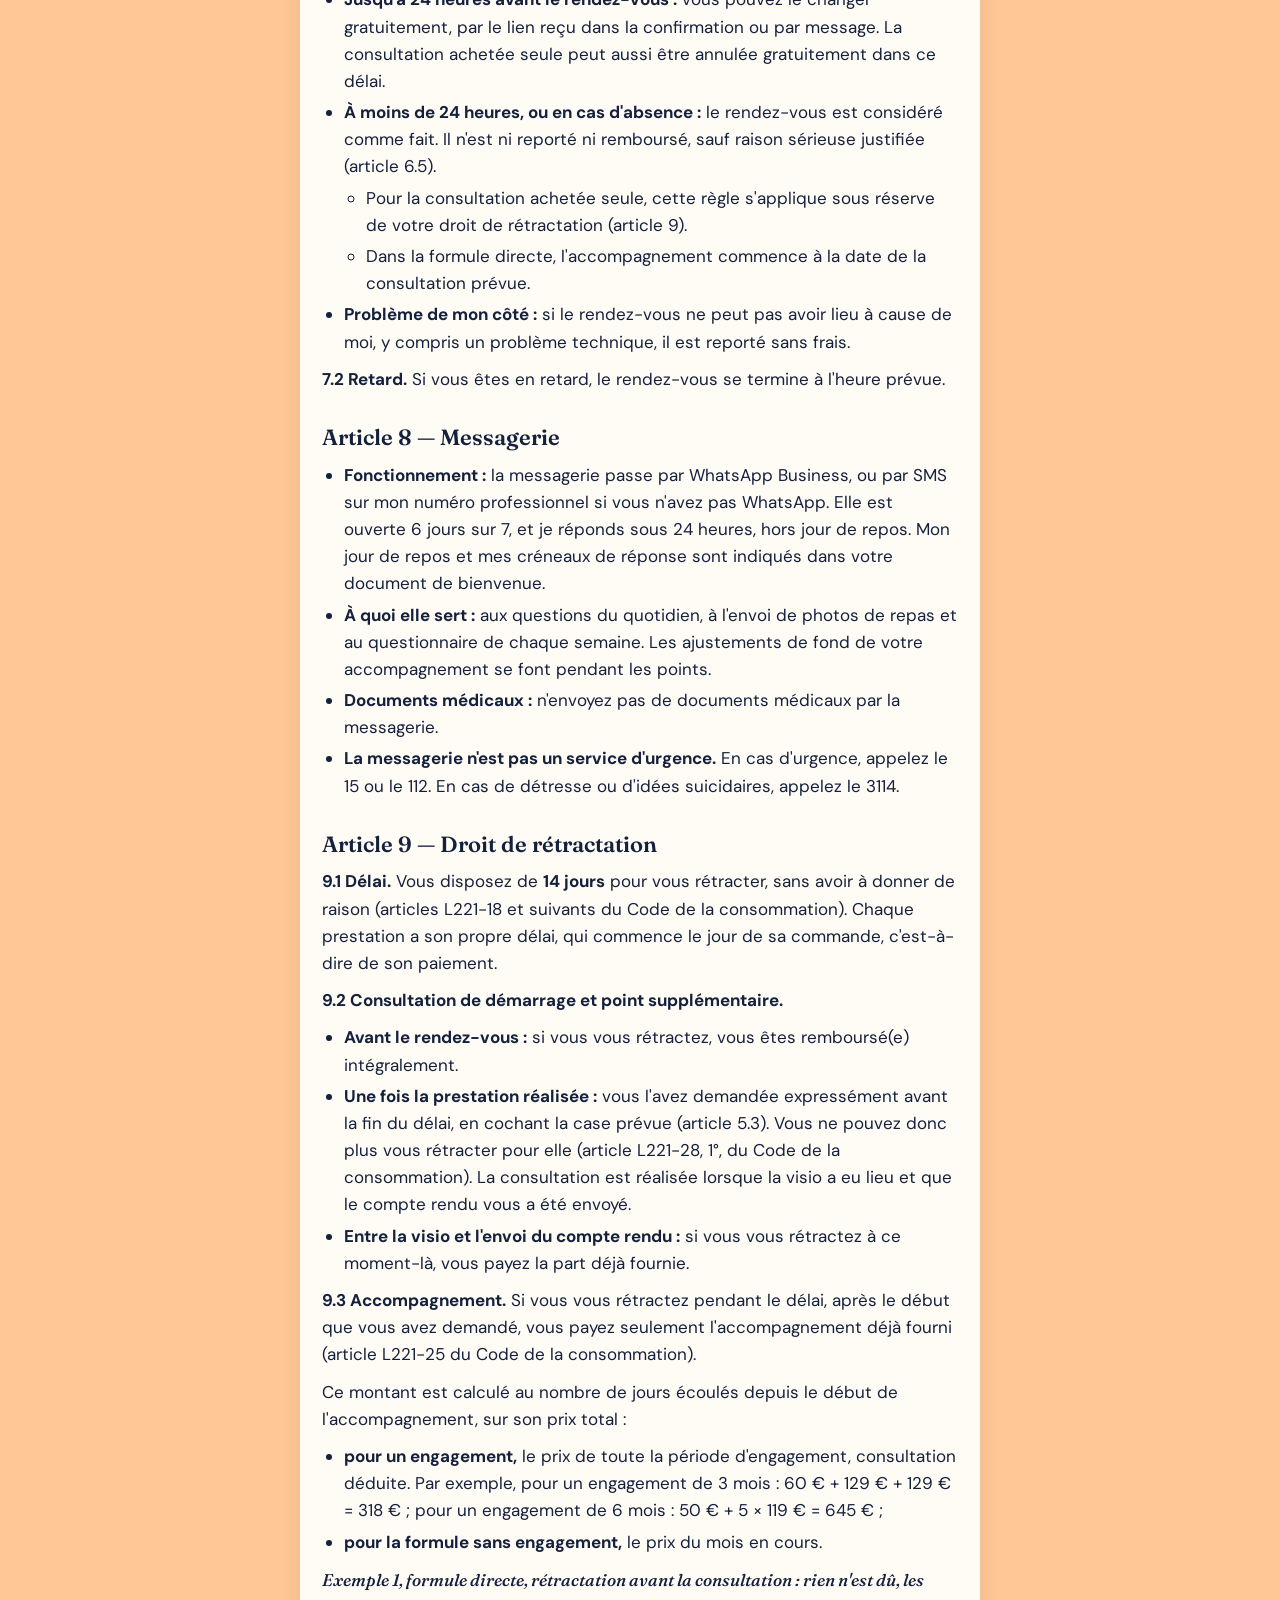
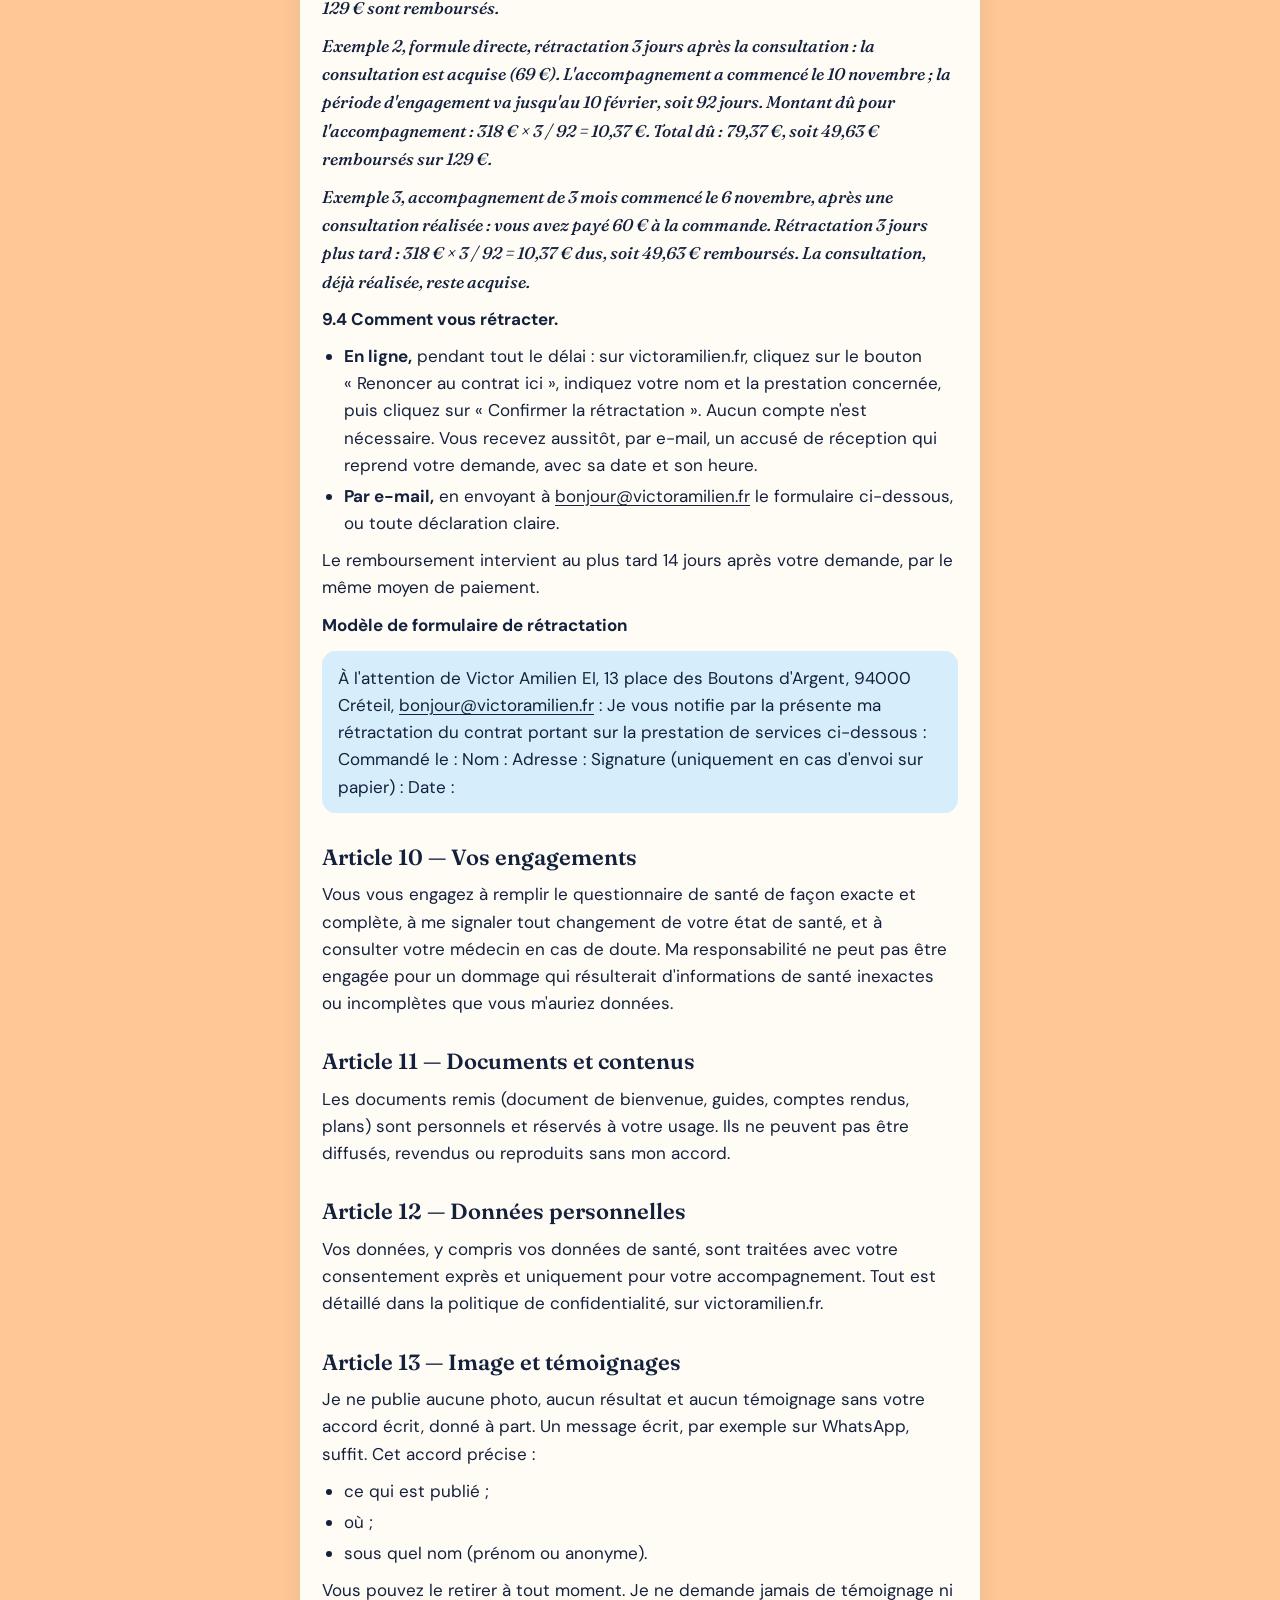
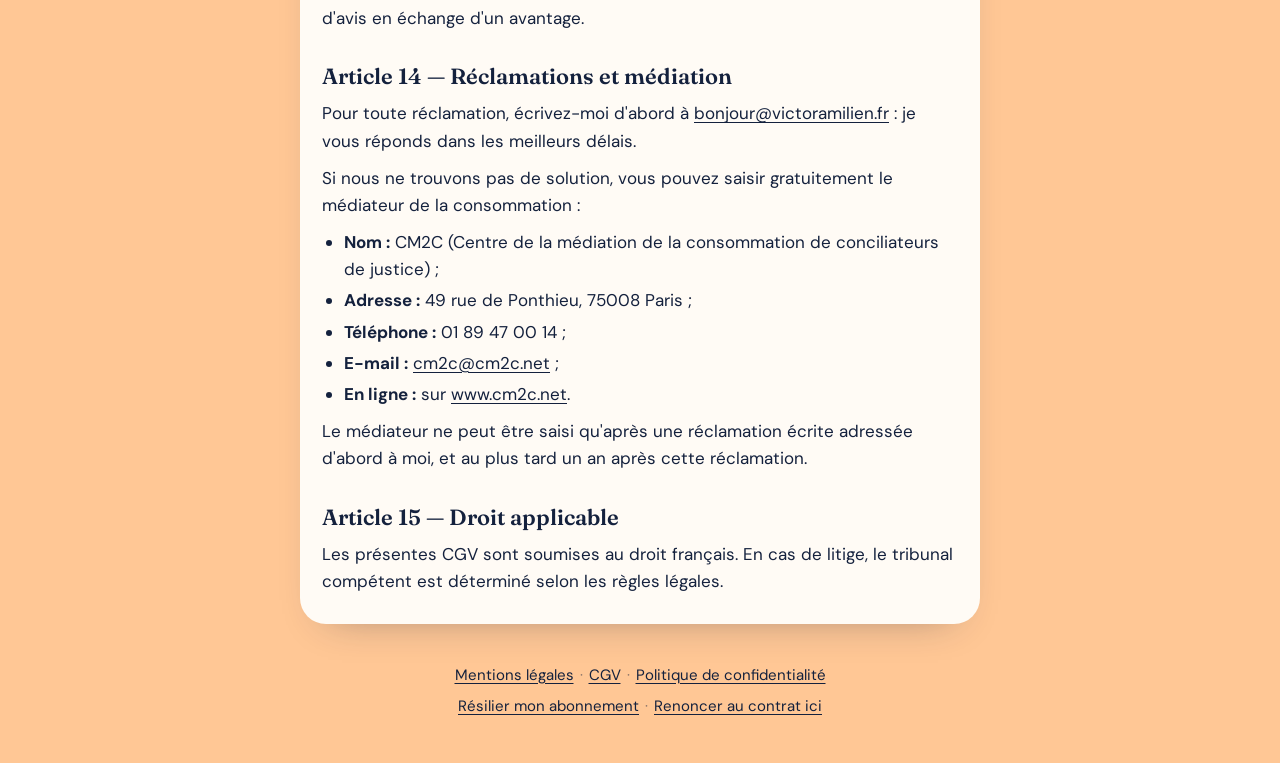
<file: cgv/index.html>
<!doctype html>
<html lang="fr">
<head>
<meta charset="utf-8">
<meta name="viewport" content="width=device-width, initial-scale=1">
<title>Conditions générales de vente · Victor Amilien</title>
<meta name="description" content="Conditions générales de vente de Victor Amilien EI, coach nutrition et sport.">
<link rel="canonical" href="https://victoramilien.fr/cgv/">
<meta name="theme-color" content="#D6EEFB">
<meta name="color-scheme" content="only light">
<meta name="darkreader-lock">
<link rel="icon" type="image/png" sizes="32x32" href="/img/favicon-32.png?v=202611162114">
<link rel="icon" type="image/png" sizes="64x64" href="/img/favicon-64.png?v=202611162114">
<link rel="apple-touch-icon" href="/img/apple-touch-icon.png?v=202611162114">
<link rel="preload" href="/fonts/fraunces-latin-opsz-normal.woff2" as="font" type="font/woff2" crossorigin>
<link rel="preload" href="/fonts/dm-sans-latin-opsz-normal.woff2" as="font" type="font/woff2" crossorigin>
<link rel="stylesheet" href="/css/style.css?v=202611162114">
</head>
<body>
<main class="page large">
  <a href="/" aria-label="Accueil, Victor Amilien"><img class="logo" src="/img/logo-VA-180px.png?v=202611162114" width="40" height="40" alt="Logo VA de Victor Amilien"></a>
  <article class="legal">
<h1>Conditions générales de vente</h1>
<p class="sous-titre">Victor Amilien, Coach nutrition &amp; sport — version du 13 novembre 2026</p>
<p class="telecharger"><a class="btn" href="/cgv/CGV-Victor-Amilien.pdf" download>Télécharger les CGV en PDF</a></p>

<hr>
<h2>Article 1 — Objet et acceptation</h2>
<p>Les présentes conditions générales de vente (CGV) s&#39;appliquent à toutes les prestations vendues à distance par Victor Amilien à des particuliers (site victoramilien.fr, liens de paiement, messagerie). Les prestations sont réservées aux personnes majeures.</p>
<p>Chaque commande suppose d&#39;avoir lu et accepté les CGV, en le confirmant sur la page de paiement.</p>
<p>Chaque commande est soumise à la version des CGV en vigueur le jour où elle est passée. Toute nouvelle commande, y compris l&#39;ajout d&#39;un service à un accompagnement en cours, est soumise à la version en vigueur le jour de cette nouvelle commande.</p>
<h2>Article 2 — Qui je suis</h2>
<ul>
<li><strong>Victor Amilien EI</strong> (entrepreneur individuel, régime de la micro-entreprise)</li>
<li>SIRET&nbsp;: 131 447 187 00017</li>
<li>Adresse&nbsp;: 13 place des Boutons d&#39;Argent, 94000 Créteil</li>
<li>E-mail&nbsp;: <a href="mailto:bonjour@victoramilien.fr">bonjour@victoramilien.fr</a></li>
<li>Téléphone&nbsp;: 07 43 57 42 03</li>
<li>TVA non applicable, article 293 B du Code général des impôts</li>
<li>Assurance responsabilité civile professionnelle&nbsp;: MAIF, CS 90000, 79038 Niort Cedex 9. Couverture géographique&nbsp;: France métropolitaine, Guadeloupe, Martinique, La Réunion, Saint-Barthélemy, Saint-Martin (partie française) et Monaco.</li>
<li>Médiateur de la consommation&nbsp;: CM2C (article 14)</li>
</ul>
<h2>Article 3 — Mes services</h2>
<p><strong>3.1 Deux services.</strong> Je propose un accompagnement en <strong>nutrition</strong>, ouvert aujourd&#39;hui, et un <strong>coaching sportif</strong>, qui ouvrira prochainement (article 3.7). Pour chaque service, la vente comprend deux prestations distinctes, chacune avec son prix&nbsp;: <strong>la consultation de démarrage</strong> et <strong>l&#39;accompagnement</strong> (article 4).</p>
<p><strong>3.2 L&#39;accompagnement en nutrition.</strong> C&#39;est un accompagnement en nutrition et en hygiène de vie, entièrement à distance (visio et messagerie). Il s&#39;adresse à des <strong>adultes en bonne santé</strong> qui veulent améliorer leur alimentation et leurs habitudes&nbsp;: mieux manger, perdre du poids, prendre du muscle, retrouver de l&#39;énergie.</p>
<p><strong>3.3 Mon cadre.</strong> Je suis coach en nutrition, formé par YouSchool (formation de 200&nbsp;heures). Je ne suis ni diététicien ni médecin.</p>
<ul>
<li>Je ne réalise <strong>aucun diagnostic, aucun bilan diététique, aucun régime ni aucun accompagnement à visée thérapeutique</strong>.</li>
<li>Je n&#39;accompagne pas une maladie.</li>
<li>Mon accompagnement ne remplace jamais un avis ou un suivi médical.</li>
</ul>
<p><strong>3.4 Questionnaire de santé.</strong> Avant tout paiement, vous remplissez un questionnaire de santé. Je vous l&#39;envoie après notre appel découverte.</p>
<ul>
<li><strong>Si aucune réponse ne demande d&#39;attention particulière,</strong> vous pouvez réserver votre consultation ou commencer votre accompagnement.</li>
<li><strong>Si une réponse le justifie</strong> (par exemple une maladie, un traitement, un symptôme ou des signes d&#39;un trouble du comportement alimentaire), je reviens vers vous par message sous 24&nbsp;heures. Selon la situation, je vous demande l&#39;accord écrit de votre médecin, ou je vous propose un court appel pour en parler. Aucun paiement n&#39;est possible tant que ce point n&#39;est pas réglé. Si je ne peux pas vous accompagner en sécurité, je vous oriente vers un professionnel de santé.</li>
<li><strong>Grossesse et allaitement&nbsp;:</strong> l&#39;accompagnement porte uniquement sur les habitudes, avec l&#39;accord écrit de votre médecin ou de votre sage-femme. Après un accouchement, il commence avec leur feu vert.</li>
<li><strong>Surpoids ou obésité&nbsp;:</strong> un surpoids ou une obésité sans maladie associée, sans suivi médical à ce sujet et sans contre-indication n&#39;empêche pas l&#39;accompagnement.</li>
<li><strong>En cours d&#39;accompagnement,</strong> signalez-moi tout changement de votre santé. Si un problème apparaît, l&#39;accompagnement est suspendu jusqu&#39;à l&#39;avis de votre médecin. S&#39;il ne peut pas reprendre, les sommes payées pour des prestations non réalisées vous sont remboursées.</li>
</ul>
<p><strong>3.5 Plans alimentaires.</strong> Un plan alimentaire personnalisé n&#39;est pas inclus d&#39;office. Il peut être proposé au cas par cas, à votre demande, à une personne en bonne santé, sans visée thérapeutique.</p>
<p><strong>3.6 Obligation de moyens.</strong> Je m&#39;engage à vous accompagner avec sérieux et attention. Les résultats dépendent aussi de votre implication et de votre situation. Je ne garantis donc aucun résultat chiffré (poids, mensurations, etc.).</p>
<p><strong>3.7 Coaching sportif.</strong> Le coaching sportif ouvrira prochainement. Ses conditions et ses prix seront ajoutés aux présentes CGV le jour de son ouverture.</p>
<ul>
<li>Si vous êtes accompagné(e) en nutrition, vous pourrez alors ajouter le sport à votre accompagnement, pour 50&nbsp;€ de plus par mois.</li>
<li>L&#39;inscription sur la liste d&#39;attente est gratuite et n&#39;engage à rien.</li>
</ul>
<p><strong>3.8 Conditions techniques.</strong> Il vous faut&nbsp;:</p>
<ul>
<li>une connexion internet&nbsp;;</li>
<li>un smartphone ou un ordinateur&nbsp;;</li>
<li>l&#39;application WhatsApp (ou, à défaut, les SMS).</li>
</ul>
<p>Les visios ont lieu sur Cal Video, par un lien envoyé dans la confirmation du rendez-vous, sans compte ni installation. En cas de problème technique, nous basculons sur Google Meet ou sur un appel vidéo WhatsApp. Si un problème technique empêche le rendez-vous, il est reporté sans frais.</p>
<h2>Article 4 — Consultation de démarrage, accompagnement et prix</h2>
<p><strong>4.1 La consultation de démarrage.</strong> Elle comprend&nbsp;:</p>
<ul>
<li>une visio d&#39;<strong>une durée pouvant aller jusqu&#39;à 1&nbsp;h 15</strong>&nbsp;;</li>
<li>un <strong>compte rendu écrit</strong>, envoyé au plus tard 24&nbsp;heures après la visio.</li>
</ul>
<p>Vous y recevez vos objectifs et vos premières pistes, même si vous ne poursuivez pas avec un accompagnement.</p>
<p><strong>La consultation de démarrage est une prestation distincte, fournie en totalité au début de l&#39;accompagnement, à un prix séparé de 69&nbsp;€.</strong> Elle est considérée comme réalisée lorsque la visio a eu lieu et que le compte rendu vous a été envoyé. Elle peut être achetée seule, ou en même temps que l&#39;accompagnement (formule directe, article 5.2).</p>
<p><strong>4.2 L&#39;accompagnement.</strong> Il comprend&nbsp;:</p>
<ul>
<li>deux points de suivi par mois, en visio, d&#39;environ 45&nbsp;minutes chacun&nbsp;;</li>
<li>une messagerie, 6&nbsp;jours sur 7 (article 8)&nbsp;;</li>
<li>un court questionnaire chaque semaine, pour faire le point (ou un seul, avant chaque point, si vous le préférez)&nbsp;;</li>
<li>un document de bienvenue, le mini-guide «&nbsp;Les bases de ton assiette&nbsp;», et un guide choisi ensemble selon vos besoins.</li>
</ul>
<p>Le document de bienvenue et les guides font partie de l&#39;accompagnement, et non de la consultation achetée seule. Le document de bienvenue vous est envoyé à la commande de l&#39;accompagnement. Les guides vous sont envoyés à partir du début de l&#39;accompagnement&nbsp;: en formule directe, après la consultation.</p>
<p>Le premier point de suivi a lieu entre 7 et 14&nbsp;jours après le début de l&#39;accompagnement. Ensuite, nous fixons ensemble la date de chaque point à la fin du précédent.</p>
<p><strong>4.3 Prix.</strong> Les prix sont indiqués en euros. La TVA n&#39;est pas applicable (article 293 B du Code général des impôts). Le prix applicable est celui en vigueur le jour de la commande, sous réserve de l&#39;article 6.4.</p>
<div class="tableau"><table>
<thead>
<tr>
<th>Nutrition</th>
<th>Prix</th>
</tr>
</thead>
<tbody><tr>
<td>Consultation de démarrage (visio jusqu&#39;à 1&nbsp;h 15 et compte rendu écrit)</td>
<td>69&nbsp;€</td>
</tr>
<tr>
<td>Accompagnement sans engagement</td>
<td>149&nbsp;€ par mois</td>
</tr>
<tr>
<td>Accompagnement avec engagement de 3&nbsp;mois</td>
<td>129&nbsp;€ par mois</td>
</tr>
<tr>
<td>Accompagnement avec engagement de 6&nbsp;mois</td>
<td>119&nbsp;€ par mois</td>
</tr>
<tr>
<td>Point supplémentaire de 30&nbsp;minutes, sur demande (réservé aux personnes accompagnées)</td>
<td>35&nbsp;€</td>
</tr>
</tbody></table></div>
<p><strong>4.4 Votre consultation est déduite si vous continuez dans les 7&nbsp;jours.</strong> Après une consultation achetée seule, vous avez <strong>7&nbsp;jours à compter de sa date</strong> pour commencer un accompagnement&nbsp;: les 69&nbsp;€ sont alors déduits de votre premier mois, grâce à un code personnel valable 7&nbsp;jours.</p>
<p>À partir du 8e jour, vous pouvez toujours commencer un accompagnement, mais au prix normal, sans déduction. Une exception n&#39;est possible que pour une raison sérieuse.</p>
<div class="tableau"><table>
<thead>
<tr>
<th>Formule</th>
<th>Vous commencez dans les 7&nbsp;jours</th>
<th>Vous commencez après 7&nbsp;jours</th>
</tr>
</thead>
<tbody><tr>
<td>Engagement de 3&nbsp;mois</td>
<td>60&nbsp;€ le 1er mois, puis 129&nbsp;€ par mois. Total avec la consultation&nbsp;: 387&nbsp;€</td>
<td>129&nbsp;€ par mois. Total avec la consultation&nbsp;: 456&nbsp;€</td>
</tr>
<tr>
<td>Engagement de 6&nbsp;mois</td>
<td>50&nbsp;€ le 1er mois, puis 119&nbsp;€ par mois. Total avec la consultation&nbsp;: 714&nbsp;€</td>
<td>119&nbsp;€ par mois. Total avec la consultation&nbsp;: 783&nbsp;€</td>
</tr>
<tr>
<td>Sans engagement</td>
<td>80&nbsp;€ le 1er mois, puis 149&nbsp;€ par mois</td>
<td>149&nbsp;€ par mois</td>
</tr>
</tbody></table></div>
<p><strong>Formule directe&nbsp;:</strong></p>
<ul>
<li><strong>engagement de 3&nbsp;mois&nbsp;:</strong> 129&nbsp;€ le jour de la commande, soit votre consultation (69&nbsp;€) et votre premier mois (60&nbsp;€). Ensuite, 129&nbsp;€ par mois. Total sur 3&nbsp;mois&nbsp;: 387&nbsp;€&nbsp;;</li>
<li><strong>engagement de 6&nbsp;mois&nbsp;:</strong> 119&nbsp;€ le jour de la commande, soit votre consultation (69&nbsp;€) et votre premier mois (50&nbsp;€). Ensuite, 119&nbsp;€ par mois. Total sur 6&nbsp;mois&nbsp;: 714&nbsp;€.</li>
</ul>
<p><strong>4.5 Offre de lancement «&nbsp;fondatrices&nbsp;».</strong></p>
<ul>
<li><strong>Pour qui&nbsp;:</strong> les <strong>5 premières personnes</strong> qui souscrivent l&#39;accompagnement avec engagement de 3&nbsp;mois, <strong>jusqu&#39;au 31 décembre 2026 inclus</strong>.</li>
<li><strong>Ce qu&#39;elle donne&nbsp;:</strong> le 4e mois d&#39;accompagnement est offert, soit 4&nbsp;mois pour 387&nbsp;€, consultation comprise. Pour ces personnes, l&#39;engagement prend fin au terme de ce 4e mois.</li>
<li><strong>Attribution&nbsp;:</strong> les places sont attribuées dans l&#39;ordre des paiements. Une fois les 5 places attribuées, l&#39;offre est close.</li>
<li><strong>Aucune contrepartie&nbsp;:</strong> en fin de parcours, un court questionnaire de retour vous est proposé. Aucun témoignage ni avis n&#39;est demandé en échange&nbsp;: ils restent libres et facultatifs.</li>
</ul>
<h2>Article 5 — Commande, réservation et paiement</h2>
<p><strong>5.1 Avant toute commande.</strong> Nous commençons par un appel découverte gratuit, par téléphone (environ 20&nbsp;minutes). Ensuite, si vous souhaitez continuer, vous remplissez le questionnaire de santé (article 3.4). Aucun paiement n&#39;est possible avant.</p>
<p><strong>5.2 Deux façons de commencer.</strong></p>
<ul>
<li><strong>La consultation d&#39;abord (69&nbsp;€).</strong> Vous choisissez un créneau dans le calendrier de réservation, entre 48&nbsp;heures et 14&nbsp;jours à l&#39;avance. Si vous préférez une date plus lointaine, demandez-la-moi par message. Vous payez la consultation au moment de la réservation. Ensuite, vous avez 7&nbsp;jours pour commencer un accompagnement avec votre consultation déduite (article 4.4).</li>
<li><strong>La formule directe (129&nbsp;€ ou 119&nbsp;€).</strong> Vous commandez en un seul paiement la consultation et le premier mois de l&#39;accompagnement avec engagement de 3&nbsp;mois ou de 6&nbsp;mois (article 4.4). L&#39;accompagnement sans engagement commence toujours après une consultation. Juste après le paiement, vous choisissez la date de votre consultation, entre 48&nbsp;heures et 14&nbsp;jours à l&#39;avance. Elle marque le début de votre accompagnement.</li>
</ul>
<p><strong>5.3 Les cases à cocher.</strong> La loi vous donne 14&nbsp;jours pour vous rétracter (article 9). Pour que votre consultation ou votre accompagnement puisse commencer avant la fin de ce délai, vous devez le demander expressément.</p>
<ul>
<li>Pour cela, une case est à cocher sur chaque page de paiement&nbsp;: elle est obligatoire et n&#39;est jamais cochée d&#39;avance.</li>
<li>Il y a une seule case par page de paiement, y compris pour la formule directe.</li>
</ul>
<p>Les textes des cases sont les suivants&nbsp;:</p>
<ul>
<li><strong>Consultation achetée seule&nbsp;:</strong> «&nbsp;Je veux que ma consultation ait lieu avant la fin de mon délai de rétractation de 14&nbsp;jours. Une fois ma consultation réalisée (visio faite et compte rendu envoyé), je ne pourrai plus me rétracter pour elle.&nbsp;»</li>
<li><strong>Accompagnement commencé après la consultation, ou nouvelle formule&nbsp;:</strong> «&nbsp;Je veux que mon accompagnement commence avant la fin de mon délai de rétractation de 14&nbsp;jours, qui court à partir de ma commande. Si je me rétracte pendant ce délai, je paierai uniquement les jours d&#39;accompagnement déjà écoulés.&nbsp;»</li>
<li><strong>Formule directe&nbsp;:</strong> «&nbsp;Je veux que ma consultation et mon accompagnement commencent avant la fin de mon délai de rétractation de 14&nbsp;jours, qui court à partir de ma commande. Ma consultation&nbsp;: une fois réalisée (visio faite et compte rendu envoyé), je ne pourrai plus me rétracter pour elle. Mon accompagnement&nbsp;: il commence le jour de ma consultation. Si je me rétracte pendant ces 14&nbsp;jours, je paierai uniquement les jours d&#39;accompagnement écoulés depuis ma consultation.&nbsp;»</li>
<li><strong>Point supplémentaire&nbsp;:</strong> «&nbsp;Je veux que mon point supplémentaire ait lieu avant la fin de mon délai de rétractation de 14&nbsp;jours, qui court à partir de ma commande. Une fois mon point réalisé, je ne pourrai plus me rétracter pour lui.&nbsp;»</li>
</ul>
<p>Avant chaque paiement, vous confirmez aussi avoir lu et accepté les présentes CGV.</p>
<p><strong>5.4 Paiement.</strong></p>
<ul>
<li><strong>Prestataire&nbsp;:</strong> les paiements sont traités par Stripe, par carte bancaire ou par les autres moyens affichés sur la page de paiement. Je n&#39;ai jamais accès à vos numéros de carte.</li>
<li><strong>Consultation achetée seule&nbsp;:</strong> elle se paie à la réservation.</li>
<li><strong>Accompagnement&nbsp;:</strong> le premier mois se paie à la commande. Les mois suivants sont prélevés automatiquement, de date à date (article 6.1). Un rappel vous est envoyé avant chaque prélèvement.</li>
<li><strong>Changer de date de prélèvement&nbsp;:</strong> c&#39;est possible une fois, sans frais, sur simple demande. La période d&#39;accompagnement ne change pas&nbsp;: seul le jour du prélèvement est décalé.</li>
<li><strong>Point supplémentaire&nbsp;:</strong> il se demande par message et se paie avant le rendez-vous, par un lien de paiement.</li>
</ul>
<p><strong>5.5 Confirmation et factures.</strong> Après chaque paiement, et avant le début de la prestation, vous recevez par e-mail une confirmation qui comprend&nbsp;:</p>
<ul>
<li>le récapitulatif de votre commande&nbsp;;</li>
<li>la date de votre rendez-vous&nbsp;;</li>
<li>la case que vous avez cochée, avec sa date et son heure&nbsp;;</li>
<li>les présentes CGV au format PDF&nbsp;;</li>
<li>le formulaire de rétractation&nbsp;;</li>
<li>le lien vers la politique de confidentialité.</li>
</ul>
<p>Vous recevez aussi le reçu de paiement de Stripe. Une facture vous est remise pour chaque paiement.</p>
<p><strong>5.6 Retard ou défaut de paiement.</strong> Si un prélèvement échoue, je vous préviens par message. Si la relance reste sans effet, l&#39;accompagnement est suspendu jusqu&#39;à ce que le paiement soit réglé. Pour une formule avec engagement, les mensualités restent dues jusqu&#39;à la fin de l&#39;engagement, sauf dans les cas prévus à l&#39;article 6.5.</p>
<h2>Article 6 — Durée, début et fin</h2>
<p><strong>6.1 Début de l&#39;accompagnement.</strong></p>
<ul>
<li><strong>Formule directe&nbsp;:</strong> l&#39;accompagnement commence <strong>le jour de la consultation</strong>. Si, à votre demande ou de votre fait, la consultation a lieu plus de 14&nbsp;jours après le paiement, l&#39;accompagnement commence le 15e jour après le paiement.</li>
<li><strong>Accompagnement commencé après une consultation&nbsp;:</strong> l&#39;accompagnement commence <strong>le jour de la commande</strong>.</li>
</ul>
<p>Les mois se comptent ensuite de date à date. Par exemple, pour un début le 10 décembre, les prélèvements ont lieu le 10 de chaque mois.</p>
<p><strong>6.2 Formules avec engagement (3 ou 6&nbsp;mois).</strong></p>
<ul>
<li><strong>Pendant l&#39;engagement,</strong> le prix ne change pas.</li>
<li><strong>À la fin de l&#39;engagement,</strong> l&#39;accompagnement continue au mois le mois, au même prix mensuel (129&nbsp;€ après un engagement de 3&nbsp;mois, 119&nbsp;€ après un engagement de 6&nbsp;mois). Il n&#39;y a plus d&#39;engagement&nbsp;: vous gardez vos avantages, et vous pouvez arrêter à tout moment (article 6.3).</li>
<li><strong>Si vous ne voulez pas continuer,</strong> dites-le-moi au plus tard <strong>7&nbsp;jours avant la fin de votre engagement</strong>. C&#39;est votre date limite. Pour cela, utilisez la page «&nbsp;Résilier mon abonnement&nbsp;» de victoramilien.fr, ou écrivez à <a href="mailto:bonjour@victoramilien.fr">bonjour@victoramilien.fr</a>.</li>
<li><strong>Je vous rappelle cette date limite</strong> par un e-mail dédié, envoyé entre 3&nbsp;mois et 1&nbsp;mois avant elle (article L215-1 du Code de la consommation).</li>
<li><strong>Si vous n&#39;avez pas reçu cet e-mail,</strong> vous pouvez arrêter gratuitement à tout moment après la fin de votre engagement. Les sommes payées pour la période qui suit la fin de l&#39;engagement vous sont alors remboursées dans les 30&nbsp;jours suivant l&#39;arrêt, déduction faite de l&#39;accompagnement déjà fourni jusqu&#39;à cette date.</li>
</ul>
<p><strong>6.3 Formule sans engagement, et accompagnement au mois le mois après un engagement.</strong> Il n&#39;y a pas de durée minimale&nbsp;: l&#39;accompagnement se poursuit chaque mois jusqu&#39;à ce que vous l&#39;arrêtiez.</p>
<ul>
<li><strong>Comment arrêter&nbsp;:</strong> à tout moment, <strong>au plus tard 48&nbsp;heures avant le prochain prélèvement</strong>.<ul>
<li>Soit depuis la page «&nbsp;Résilier mon abonnement&nbsp;» de victoramilien.fr, qui vous mène à votre espace de paiement sécurisé, sans création de compte.</li>
<li>Soit par e-mail à <a href="mailto:bonjour@victoramilien.fr">bonjour@victoramilien.fr</a>.</li>
</ul>
</li>
<li><strong>Confirmation&nbsp;:</strong> vous recevez une confirmation qui indique la date de fin de votre accompagnement.</li>
<li><strong>Prise d&#39;effet&nbsp;:</strong> l&#39;arrêt prend effet à la fin de la période en cours. Un mois commencé est dû et n&#39;est pas remboursé.</li>
<li><strong>Passer sur une formule avec engagement&nbsp;:</strong> pendant la formule sans engagement, ou au mois le mois après un engagement, vous pouvez à tout moment passer sur 3 ou 6&nbsp;mois. C&#39;est une nouvelle commande, aux CGV en vigueur ce jour-là, qui commence à la fin de votre période en cours&nbsp;: l&#39;ancien abonnement s&#39;arrête, sans double prélèvement.</li>
</ul>
<p><strong>6.4 Évolution des prix.</strong></p>
<ul>
<li><strong>Prix garanti&nbsp;:</strong> pendant un engagement, et ensuite au mois le mois, votre prix reste celui de votre commande, hors TVA.</li>
<li><strong>Hausse de prix&nbsp;:</strong> si je change mes prix pour les personnes accompagnées au mois le mois, je vous préviens par e-mail au moins 30&nbsp;jours avant. Vous pouvez arrêter sans frais avant que le nouveau prix s&#39;applique.</li>
<li><strong>TVA&nbsp;:</strong> si je deviens redevable de la TVA, elle s&#39;ajoute au prix, après vous en avoir informé(e).</li>
</ul>
<p><strong>6.5 Raison sérieuse.</strong> En cas de maladie, d&#39;hospitalisation, d&#39;accident ou d&#39;autre raison sérieuse, sur justificatif, l&#39;accompagnement est suspendu et sa durée prolongée d&#39;autant, sans frais. Si la reprise est durablement impossible, les mois restant à courir ne sont pas dus.</p>
<p><strong>6.6 Empêchement de ma part.</strong> Si je suis empêché (maladie, accident, problème technique), les rendez-vous sont reportés et la durée de votre accompagnement est prolongée d&#39;autant, sans frais. Si je devais arrêter définitivement mon activité, les sommes payées pour des prestations non réalisées vous seraient remboursées.</p>
<p><strong>6.7 Vacances.</strong> Il n&#39;y a pas de pause pendant les vacances&nbsp;: nous décalons les points ensemble, et la messagerie reste ouverte.</p>
<h2>Article 7 — Rendez-vous, reports et annulations</h2>
<p><strong>7.1 Consultation de démarrage et points de suivi.</strong></p>
<ul>
<li><strong>Jusqu&#39;à 24&nbsp;heures avant le rendez-vous&nbsp;:</strong> vous pouvez le changer gratuitement, par le lien reçu dans la confirmation ou par message. La consultation achetée seule peut aussi être annulée gratuitement dans ce délai.</li>
<li><strong>À moins de 24&nbsp;heures, ou en cas d&#39;absence&nbsp;:</strong> le rendez-vous est considéré comme fait. Il n&#39;est ni reporté ni remboursé, sauf raison sérieuse justifiée (article 6.5).<ul>
<li>Pour la consultation achetée seule, cette règle s&#39;applique sous réserve de votre droit de rétractation (article 9).</li>
<li>Dans la formule directe, l&#39;accompagnement commence à la date de la consultation prévue.</li>
</ul>
</li>
<li><strong>Problème de mon côté&nbsp;:</strong> si le rendez-vous ne peut pas avoir lieu à cause de moi, y compris un problème technique, il est reporté sans frais.</li>
</ul>
<p><strong>7.2 Retard.</strong> Si vous êtes en retard, le rendez-vous se termine à l&#39;heure prévue.</p>
<h2>Article 8 — Messagerie</h2>
<ul>
<li><strong>Fonctionnement&nbsp;:</strong> la messagerie passe par WhatsApp Business, ou par SMS sur mon numéro professionnel si vous n&#39;avez pas WhatsApp. Elle est ouverte 6&nbsp;jours sur 7, et je réponds sous 24&nbsp;heures, hors jour de repos. Mon jour de repos et mes créneaux de réponse sont indiqués dans votre document de bienvenue.</li>
<li><strong>À quoi elle sert&nbsp;:</strong> aux questions du quotidien, à l&#39;envoi de photos de repas et au questionnaire de chaque semaine. Les ajustements de fond de votre accompagnement se font pendant les points.</li>
<li><strong>Documents médicaux&nbsp;:</strong> n&#39;envoyez pas de documents médicaux par la messagerie.</li>
<li><strong>La messagerie n&#39;est pas un service d&#39;urgence.</strong> En cas d&#39;urgence, appelez le 15 ou le 112. En cas de détresse ou d&#39;idées suicidaires, appelez le 3114.</li>
</ul>
<h2>Article 9 — Droit de rétractation</h2>
<p><strong>9.1 Délai.</strong> Vous disposez de <strong>14&nbsp;jours</strong> pour vous rétracter, sans avoir à donner de raison (articles L221-18 et suivants du Code de la consommation). Chaque prestation a son propre délai, qui commence le jour de sa commande, c&#39;est-à-dire de son paiement.</p>
<p><strong>9.2 Consultation de démarrage et point supplémentaire.</strong></p>
<ul>
<li><strong>Avant le rendez-vous&nbsp;:</strong> si vous vous rétractez, vous êtes remboursé(e) intégralement.</li>
<li><strong>Une fois la prestation réalisée&nbsp;:</strong> vous l&#39;avez demandée expressément avant la fin du délai, en cochant la case prévue (article 5.3). Vous ne pouvez donc plus vous rétracter pour elle (article L221-28, 1°, du Code de la consommation). La consultation est réalisée lorsque la visio a eu lieu et que le compte rendu vous a été envoyé.</li>
<li><strong>Entre la visio et l&#39;envoi du compte rendu&nbsp;:</strong> si vous vous rétractez à ce moment-là, vous payez la part déjà fournie.</li>
</ul>
<p><strong>9.3 Accompagnement.</strong> Si vous vous rétractez pendant le délai, après le début que vous avez demandé, vous payez seulement l&#39;accompagnement déjà fourni (article L221-25 du Code de la consommation).</p>
<p>Ce montant est calculé au nombre de jours écoulés depuis le début de l&#39;accompagnement, sur son prix total&nbsp;:</p>
<ul>
<li><strong>pour un engagement,</strong> le prix de toute la période d&#39;engagement, consultation déduite. Par exemple, pour un engagement de 3&nbsp;mois&nbsp;: 60&nbsp;€ + 129&nbsp;€ + 129&nbsp;€ = 318&nbsp;€&nbsp;; pour un engagement de 6&nbsp;mois&nbsp;: 50&nbsp;€ + 5 × 119&nbsp;€ = 645&nbsp;€&nbsp;;</li>
<li><strong>pour la formule sans engagement,</strong> le prix du mois en cours.</li>
</ul>
<p><em>Exemple 1, formule directe, rétractation avant la consultation&nbsp;: rien n&#39;est dû, les 129&nbsp;€ sont remboursés.</em></p>
<p><em>Exemple 2, formule directe, rétractation 3&nbsp;jours après la consultation&nbsp;: la consultation est acquise (69&nbsp;€). L&#39;accompagnement a commencé le 10 novembre&nbsp;; la période d&#39;engagement va jusqu&#39;au 10 février, soit 92&nbsp;jours. Montant dû pour l&#39;accompagnement&nbsp;: 318&nbsp;€ × 3 / 92 = 10,37&nbsp;€. Total dû&nbsp;: 79,37&nbsp;€, soit 49,63&nbsp;€ remboursés sur 129&nbsp;€.</em></p>
<p><em>Exemple 3, accompagnement de 3&nbsp;mois commencé le 6 novembre, après une consultation réalisée&nbsp;: vous avez payé 60&nbsp;€ à la commande. Rétractation 3&nbsp;jours plus tard&nbsp;: 318&nbsp;€ × 3 / 92 = 10,37&nbsp;€ dus, soit 49,63&nbsp;€ remboursés. La consultation, déjà réalisée, reste acquise.</em></p>
<p><strong>9.4 Comment vous rétracter.</strong></p>
<ul>
<li><strong>En ligne,</strong> pendant tout le délai&nbsp;: sur victoramilien.fr, cliquez sur le bouton «&nbsp;Renoncer au contrat ici&nbsp;», indiquez votre nom et la prestation concernée, puis cliquez sur «&nbsp;Confirmer la rétractation&nbsp;». Aucun compte n&#39;est nécessaire. Vous recevez aussitôt, par e-mail, un accusé de réception qui reprend votre demande, avec sa date et son heure.</li>
<li><strong>Par e-mail,</strong> en envoyant à <a href="mailto:bonjour@victoramilien.fr">bonjour@victoramilien.fr</a> le formulaire ci-dessous, ou toute déclaration claire.</li>
</ul>
<p>Le remboursement intervient au plus tard 14&nbsp;jours après votre demande, par le même moyen de paiement.</p>
<p><strong>Modèle de formulaire de rétractation</strong></p>
<blockquote>
<p>À l&#39;attention de Victor Amilien EI, 13 place des Boutons d&#39;Argent, 94000 Créteil, <a href="mailto:bonjour@victoramilien.fr">bonjour@victoramilien.fr</a>&nbsp;:
Je vous notifie par la présente ma rétractation du contrat portant sur la prestation de services ci-dessous&nbsp;:
Commandé le&nbsp;:
Nom&nbsp;:
Adresse&nbsp;:
Signature (uniquement en cas d&#39;envoi sur papier)&nbsp;:
Date&nbsp;:</p>
</blockquote>
<h2>Article 10 — Vos engagements</h2>
<p>Vous vous engagez à remplir le questionnaire de santé de façon exacte et complète, à me signaler tout changement de votre état de santé, et à consulter votre médecin en cas de doute. Ma responsabilité ne peut pas être engagée pour un dommage qui résulterait d&#39;informations de santé inexactes ou incomplètes que vous m&#39;auriez données.</p>
<h2>Article 11 — Documents et contenus</h2>
<p>Les documents remis (document de bienvenue, guides, comptes rendus, plans) sont personnels et réservés à votre usage. Ils ne peuvent pas être diffusés, revendus ou reproduits sans mon accord.</p>
<h2>Article 12 — Données personnelles</h2>
<p>Vos données, y compris vos données de santé, sont traitées avec votre consentement exprès et uniquement pour votre accompagnement. Tout est détaillé dans la politique de confidentialité, sur victoramilien.fr.</p>
<h2>Article 13 — Image et témoignages</h2>
<p>Je ne publie aucune photo, aucun résultat et aucun témoignage sans votre accord écrit, donné à part. Un message écrit, par exemple sur WhatsApp, suffit. Cet accord précise&nbsp;:</p>
<ul>
<li>ce qui est publié&nbsp;;</li>
<li>où&nbsp;;</li>
<li>sous quel nom (prénom ou anonyme).</li>
</ul>
<p>Vous pouvez le retirer à tout moment. Je ne demande jamais de témoignage ni d&#39;avis en échange d&#39;un avantage.</p>
<h2>Article 14 — Réclamations et médiation</h2>
<p>Pour toute réclamation, écrivez-moi d&#39;abord à <a href="mailto:bonjour@victoramilien.fr">bonjour@victoramilien.fr</a>&nbsp;: je vous réponds dans les meilleurs délais.</p>
<p>Si nous ne trouvons pas de solution, vous pouvez saisir gratuitement le médiateur de la consommation&nbsp;:</p>
<ul>
<li><strong>Nom&nbsp;:</strong> CM2C (Centre de la médiation de la consommation de conciliateurs de justice)&nbsp;;</li>
<li><strong>Adresse&nbsp;:</strong> 49 rue de Ponthieu, 75008 Paris&nbsp;;</li>
<li><strong>Téléphone&nbsp;:</strong> 01 89 47 00 14&nbsp;;</li>
<li><strong>E-mail&nbsp;:</strong> <a href="mailto:cm2c@cm2c.net">cm2c@cm2c.net</a>&nbsp;;</li>
<li><strong>En ligne&nbsp;:</strong> sur <a href="http://www.cm2c.net">www.cm2c.net</a>.</li>
</ul>
<p>Le médiateur ne peut être saisi qu&#39;après une réclamation écrite adressée d&#39;abord à moi, et au plus tard un an après cette réclamation.</p>
<h2>Article 15 — Droit applicable</h2>
<p>Les présentes CGV sont soumises au droit français. En cas de litige, le tribunal compétent est déterminé selon les règles légales.</p>

  </article>

  <footer class="pied">
    <nav aria-label="Informations légales">
      <a href="/mentions-legales/">Mentions légales</a><span class="sep">·</span><a href="/cgv/">CGV</a><span class="sep">·</span><a href="/politique-de-confidentialite/">Politique de confidentialité</a><br>
      <a href="/resilier-mon-abonnement/">Résilier mon abonnement</a><span class="sep">·</span><a href="/renoncer-au-contrat/">Renoncer au contrat ici</a>
    </nav>
  </footer>
</main>
</body>
</html>
</file>
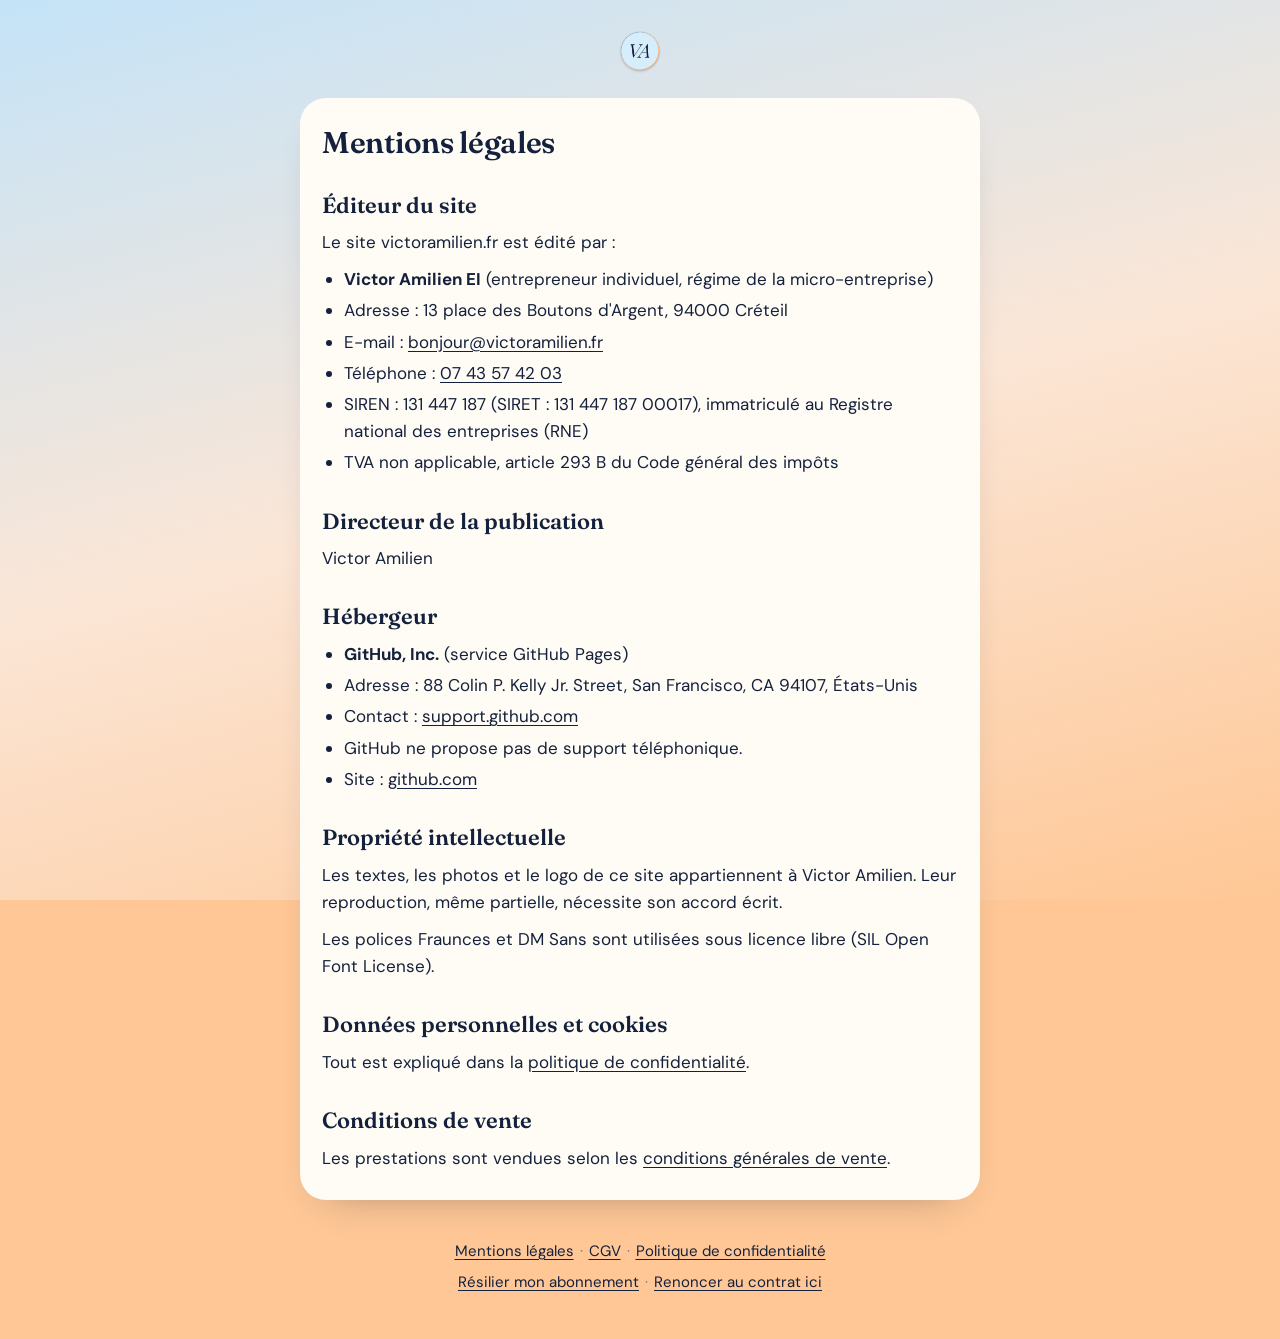
<file: mentions-legales/index.html>
<!doctype html>
<html lang="fr">
<head>
<meta charset="utf-8">
<meta name="viewport" content="width=device-width, initial-scale=1">
<title>Mentions légales · Victor Amilien</title>
<meta name="description" content="Mentions légales du site victoramilien.fr.">
<link rel="canonical" href="https://victoramilien.fr/mentions-legales/">
<meta name="theme-color" content="#D6EEFB">
<meta name="color-scheme" content="only light">
<meta name="darkreader-lock">
<link rel="icon" type="image/png" sizes="32x32" href="/img/favicon-32.png?v=202611162114">
<link rel="icon" type="image/png" sizes="64x64" href="/img/favicon-64.png?v=202611162114">
<link rel="apple-touch-icon" href="/img/apple-touch-icon.png?v=202611162114">
<link rel="preload" href="/fonts/fraunces-latin-opsz-normal.woff2" as="font" type="font/woff2" crossorigin>
<link rel="preload" href="/fonts/dm-sans-latin-opsz-normal.woff2" as="font" type="font/woff2" crossorigin>
<link rel="stylesheet" href="/css/style.css?v=202611162114">
</head>
<body>
<main class="page large">
  <a href="/" aria-label="Accueil, Victor Amilien"><img class="logo" src="/img/logo-VA-180px.png?v=202611162114" width="40" height="40" alt="Logo VA de Victor Amilien"></a>
  <article class="legal">
    <h1>Mentions légales</h1>

    <h2>Éditeur du site</h2>
    <p>Le site victoramilien.fr est édité par&nbsp;:</p>
    <ul>
      <li><strong>Victor Amilien EI</strong> (entrepreneur individuel, régime de la micro-entreprise)</li>
      <li>Adresse&nbsp;: 13 place des Boutons d'Argent, 94000 Créteil</li>
      <li>E-mail&nbsp;: <a href="mailto:bonjour@victoramilien.fr">bonjour@victoramilien.fr</a></li>
      <li>Téléphone&nbsp;: <a href="tel:+33743574203">07&nbsp;43&nbsp;57&nbsp;42&nbsp;03</a></li>
      <li>SIREN&nbsp;: 131 447 187 (SIRET&nbsp;: 131 447 187 00017), immatriculé au Registre national des entreprises (RNE)</li>
      <li>TVA non applicable, article 293 B du Code général des impôts</li>
    </ul>

    <h2>Directeur de la publication</h2>
    <p>Victor Amilien</p>

    <h2>Hébergeur</h2>
    <ul>
      <li><strong>GitHub, Inc.</strong> (service GitHub Pages)</li>
      <li>Adresse&nbsp;: 88 Colin P. Kelly Jr. Street, San Francisco, CA 94107, États-Unis</li>
      <li>Contact&nbsp;: <a href="https://support.github.com">support.github.com</a></li>
      <li>GitHub ne propose pas de support téléphonique.</li>
      <li>Site&nbsp;: <a href="https://github.com">github.com</a></li>
    </ul>

    <h2>Propriété intellectuelle</h2>
    <p>Les textes, les photos et le logo de ce site appartiennent à Victor Amilien. Leur reproduction, même partielle, nécessite son accord écrit.</p>
    <p>Les polices Fraunces et DM Sans sont utilisées sous licence libre (SIL Open Font License).</p>

    <h2>Données personnelles et cookies</h2>
    <p>Tout est expliqué dans la <a href="/politique-de-confidentialite/">politique de confidentialité</a>.</p>

    <h2>Conditions de vente</h2>
    <p>Les prestations sont vendues selon les <a href="/cgv/">conditions générales de vente</a>.</p>
  </article>

  <footer class="pied">
    <nav aria-label="Informations légales">
      <a href="/mentions-legales/">Mentions légales</a><span class="sep">·</span><a href="/cgv/">CGV</a><span class="sep">·</span><a href="/politique-de-confidentialite/">Politique de confidentialité</a><br>
      <a href="/resilier-mon-abonnement/">Résilier mon abonnement</a><span class="sep">·</span><a href="/renoncer-au-contrat/">Renoncer au contrat ici</a>
    </nav>
  </footer>
</main>
</body>
</html>
</file>
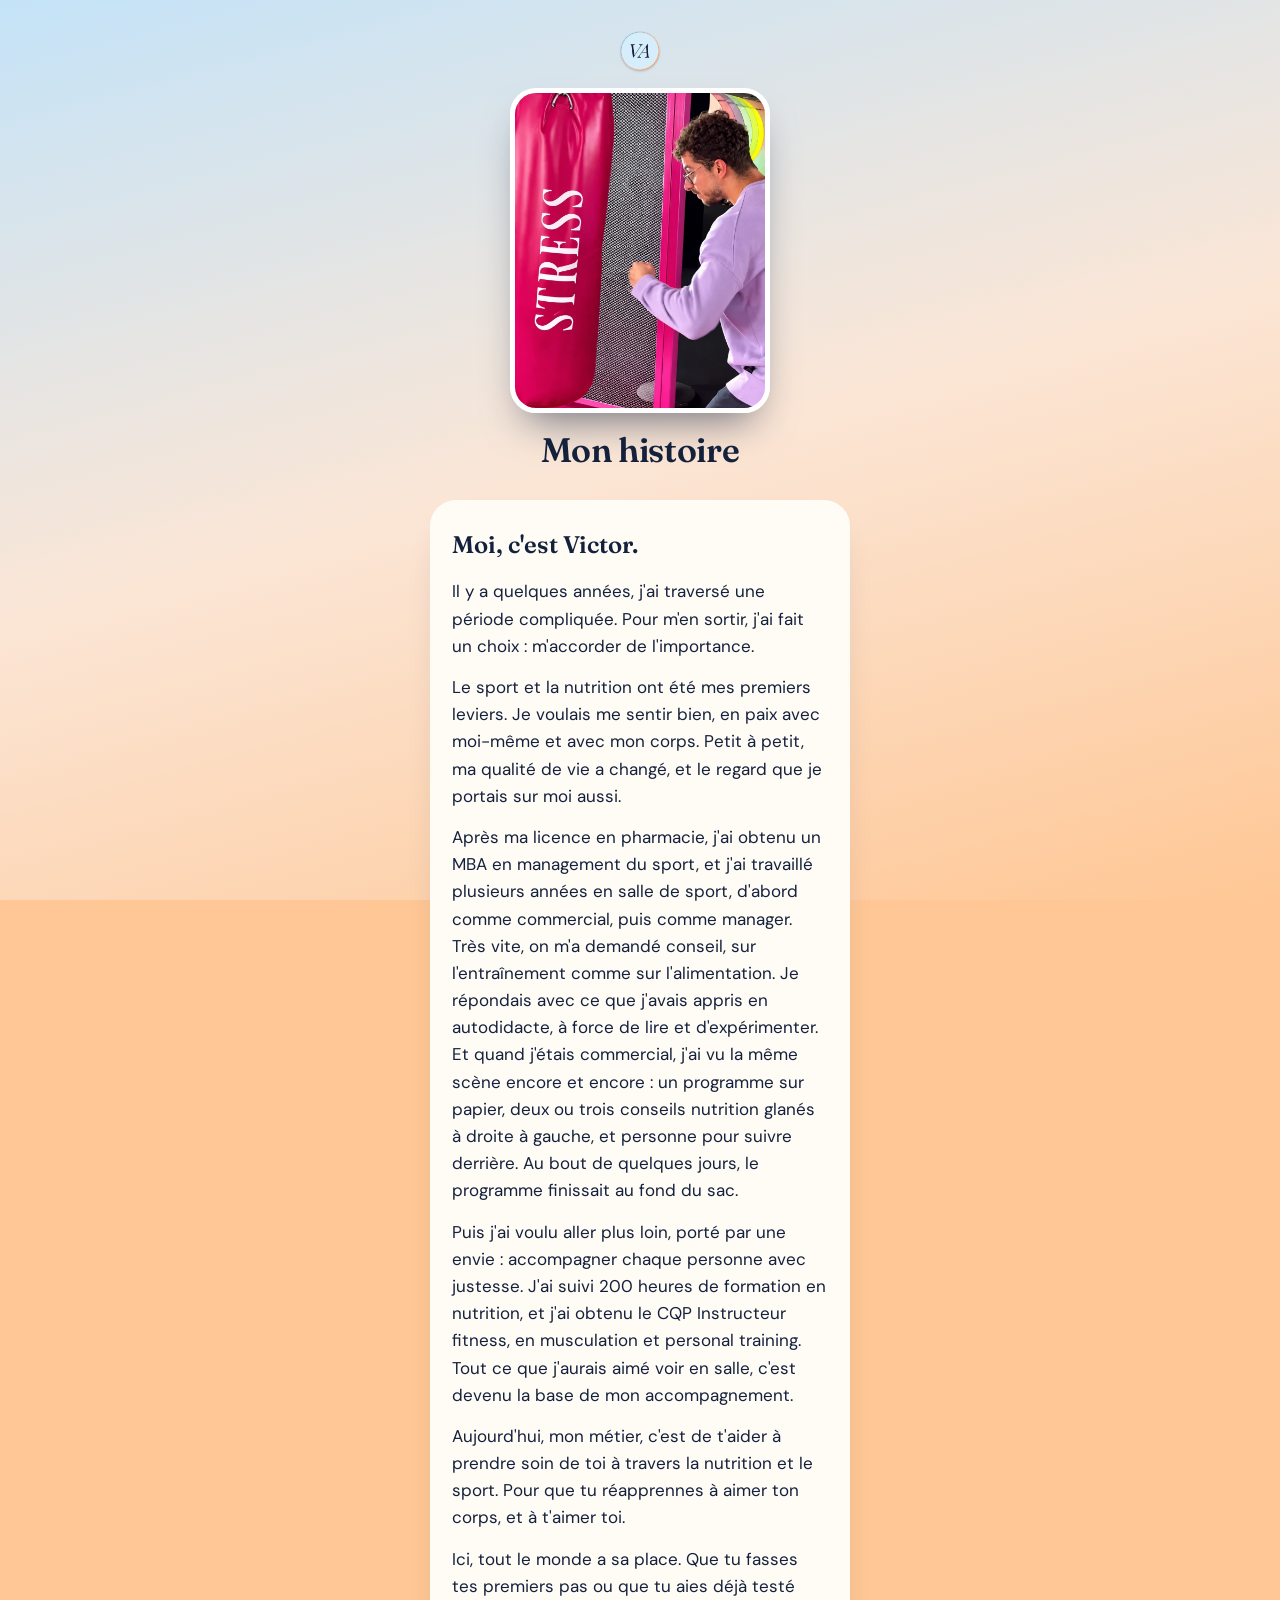
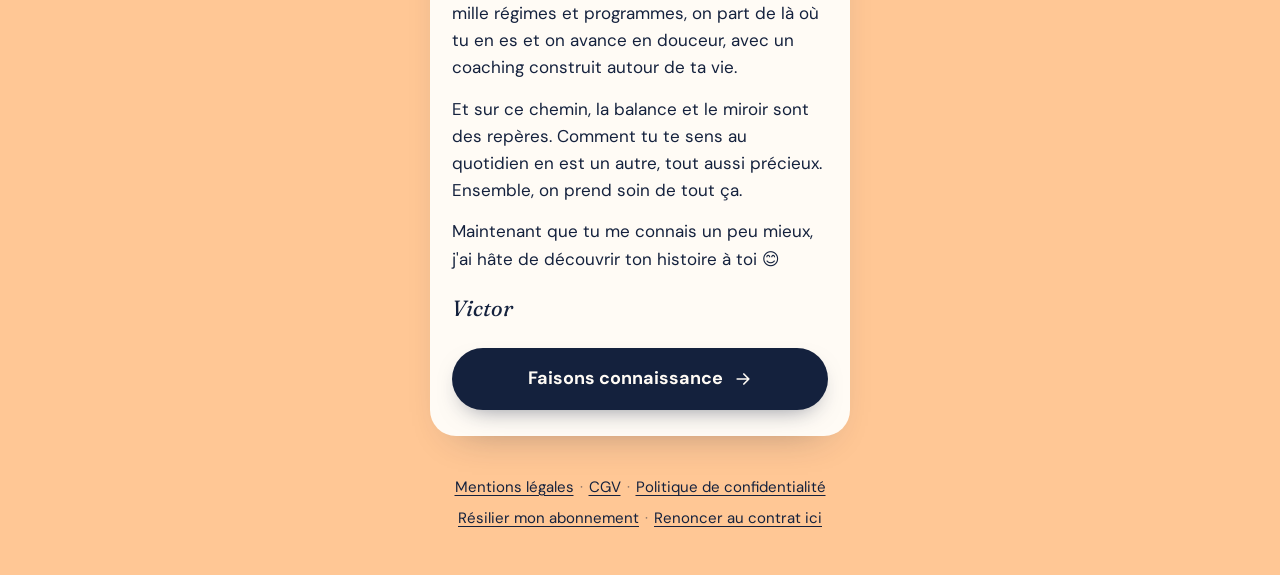
<file: mon-histoire/index.html>
<!doctype html>
<html lang="fr">
<head>
<meta charset="utf-8">
<meta name="viewport" content="width=device-width, initial-scale=1">
<title>Mon histoire · Victor Amilien</title>
<meta name="description" content="Moi, c'est Victor. Le sport et la nutrition ont été mes premiers leviers pour me sentir en paix avec moi-même et avec mon corps.">
<link rel="canonical" href="https://victoramilien.fr/mon-histoire/">
<meta property="og:type" content="website">
<meta property="og:locale" content="fr_FR">
<meta property="og:url" content="https://victoramilien.fr/mon-histoire/">
<meta property="og:title" content="Mon histoire · Victor Amilien">
<meta property="og:image" content="https://victoramilien.fr/img/apercu-partage-v2.jpg">
<meta name="theme-color" content="#D6EEFB">
<meta name="color-scheme" content="only light">
<meta name="darkreader-lock">
<link rel="icon" type="image/png" sizes="32x32" href="/img/favicon-32.png?v=202611162114">
<link rel="icon" type="image/png" sizes="64x64" href="/img/favicon-64.png?v=202611162114">
<link rel="apple-touch-icon" href="/img/apple-touch-icon.png?v=202611162114">
<link rel="preload" href="/fonts/fraunces-latin-opsz-normal.woff2" as="font" type="font/woff2" crossorigin>
<link rel="preload" href="/fonts/dm-sans-latin-opsz-normal.woff2" as="font" type="font/woff2" crossorigin>
<link rel="stylesheet" href="/css/style.css?v=202611162114">
</head>
<body>
<main class="page">
  <header class="entete">
    <a href="/" aria-label="Accueil, Victor Amilien"><img class="logo" src="/img/logo-VA-180px.png?v=202611162114" width="40" height="40" alt="Logo VA de Victor Amilien"></a>
    <div class="portrait"><img src="/img/portrait-sac-stress.webp?v=202611162114" width="944" height="1180" alt="Victor Amilien frappe un sac de boxe rose sur lequel est écrit « Stress »"></div>
    <h1>Mon histoire</h1>
  </header>

  <article class="carte histoire">
    <p class="accroche">Moi, c'est Victor.</p>
    <p>Il y a quelques années, j'ai traversé une période compliquée. Pour m'en sortir, j'ai fait un choix&nbsp;: m'accorder de l'importance.</p>
    <p>Le sport et la nutrition ont été mes premiers leviers. Je voulais me sentir bien, en paix avec moi-même et avec mon corps. Petit à petit, ma qualité de vie a changé, et le regard que je portais sur moi aussi.</p>
    <p>Après ma licence en pharmacie, j'ai obtenu un MBA en management du sport, et j'ai travaillé plusieurs années en salle de sport, d'abord comme commercial, puis comme manager. Très vite, on m'a demandé conseil, sur l'entraînement comme sur l'alimentation. Je répondais avec ce que j'avais appris en autodidacte, à force de lire et d'expérimenter. Et quand j'étais commercial, j'ai vu la même scène encore et encore&nbsp;: un programme sur papier, deux ou trois conseils nutrition glanés à droite à gauche, et personne pour suivre derrière. Au bout de quelques jours, le programme finissait au fond du sac.</p>
    <p>Puis j'ai voulu aller plus loin, porté par une envie&nbsp;: accompagner chaque personne avec justesse. J'ai suivi 200&nbsp;heures de formation en nutrition, et j'ai obtenu le CQP Instructeur fitness, en musculation et personal training. Tout ce que j'aurais aimé voir en salle, c'est devenu la base de mon accompagnement.</p>
    <p>Aujourd'hui, mon métier, c'est de t'aider à prendre soin de toi à travers la nutrition et le sport. Pour que tu réapprennes à aimer ton corps, et à t'aimer toi.</p>
    <p>Ici, tout le monde a sa place. Que tu fasses tes premiers pas ou que tu aies déjà testé mille régimes et programmes, on part de là où tu en es et on avance en douceur, avec un coaching construit autour de ta vie.</p>
    <p>Et sur ce chemin, la balance et le miroir sont des repères. Comment tu te sens au quotidien en est un autre, tout aussi précieux. Ensemble, on prend soin de tout ça.</p>
    <p>Maintenant que tu me connais un peu mieux, j'ai hâte de découvrir ton histoire à toi&nbsp;😊</p>
    <p class="signature">Victor</p>
    <a class="btn principal" href="https://tally.so/r/0VVOgP">Faisons connaissance
      <svg viewBox="0 0 24 24" fill="none" stroke="currentColor" stroke-width="2" stroke-linecap="round" stroke-linejoin="round" aria-hidden="true"><path d="M5 12h14M13 6l6 6-6 6"/></svg></a>
  </article>

  <footer class="pied">
    <nav aria-label="Informations légales">
      <a href="/mentions-legales/">Mentions légales</a><span class="sep">·</span><a href="/cgv/">CGV</a><span class="sep">·</span><a href="/politique-de-confidentialite/">Politique de confidentialité</a><br>
      <a href="/resilier-mon-abonnement/">Résilier mon abonnement</a><span class="sep">·</span><a href="/renoncer-au-contrat/">Renoncer au contrat ici</a>
    </nav>
  </footer>
</main>
</body>
</html>
</file>
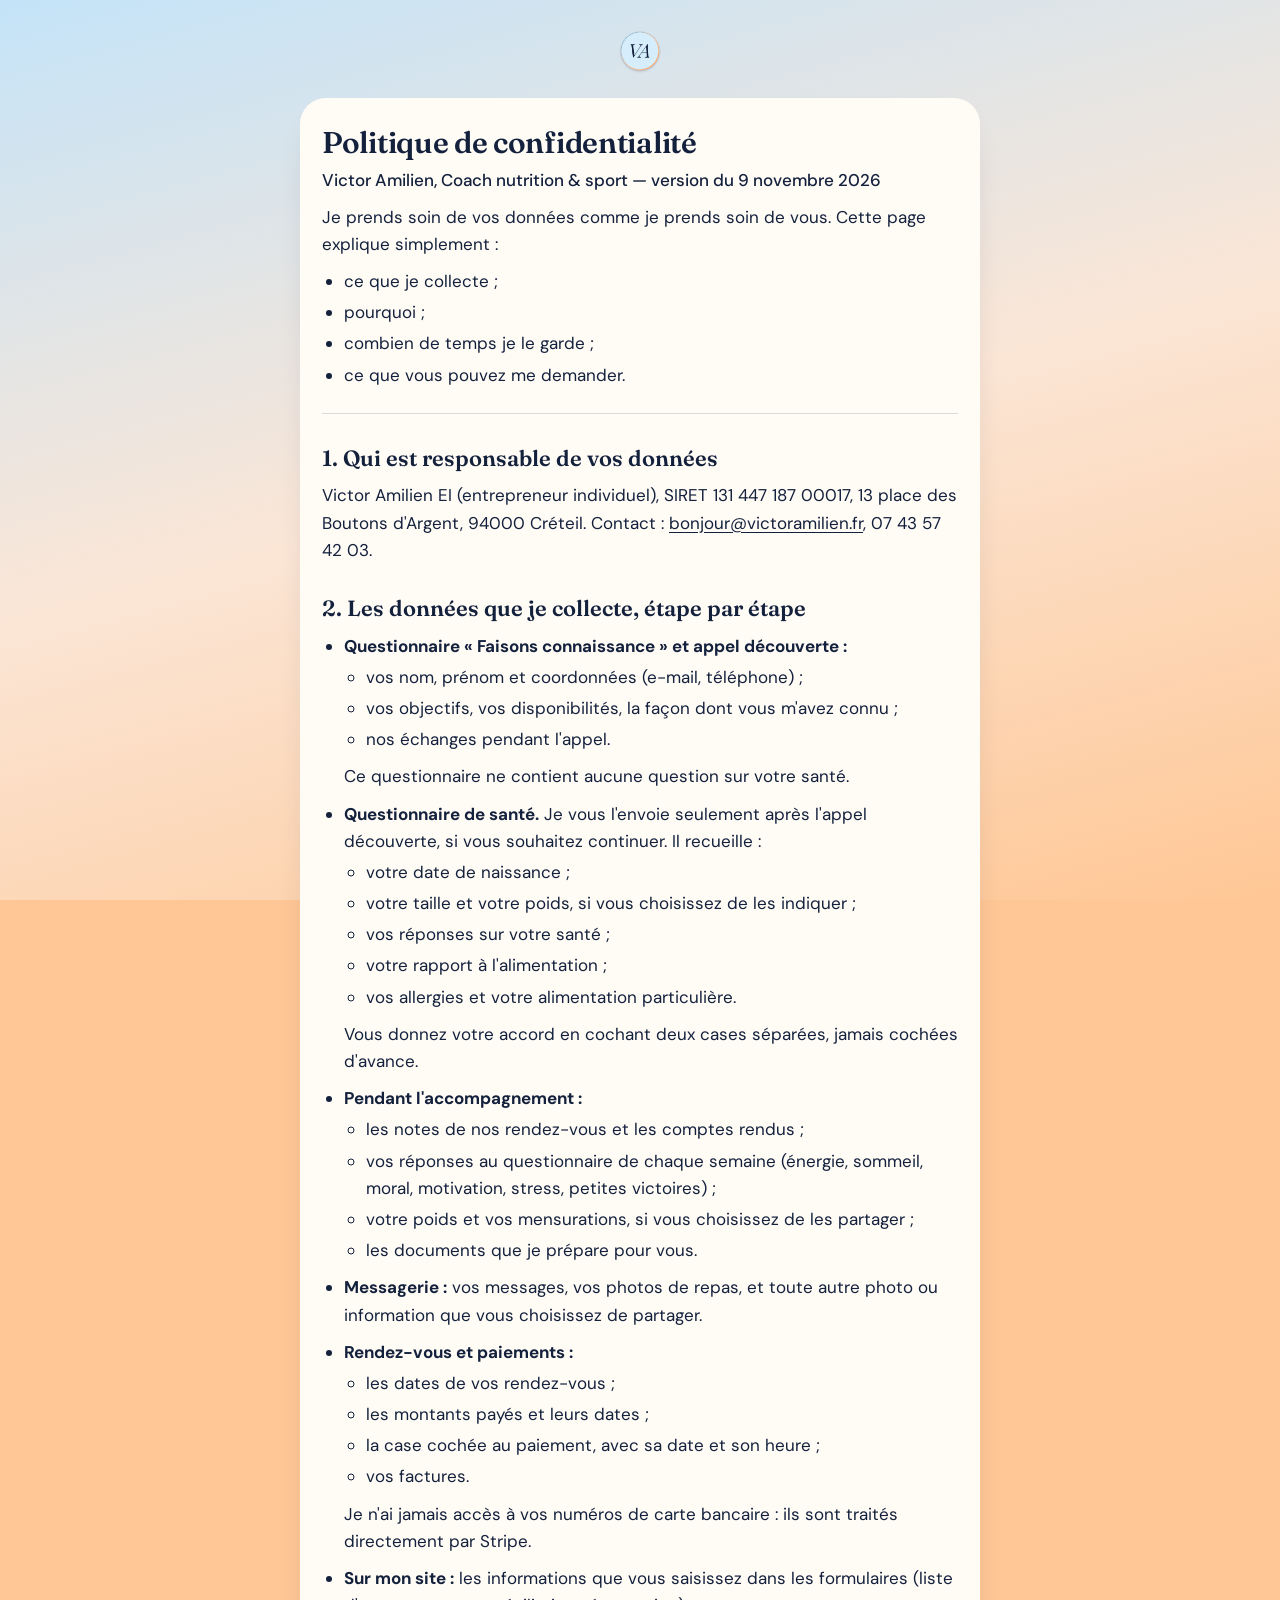
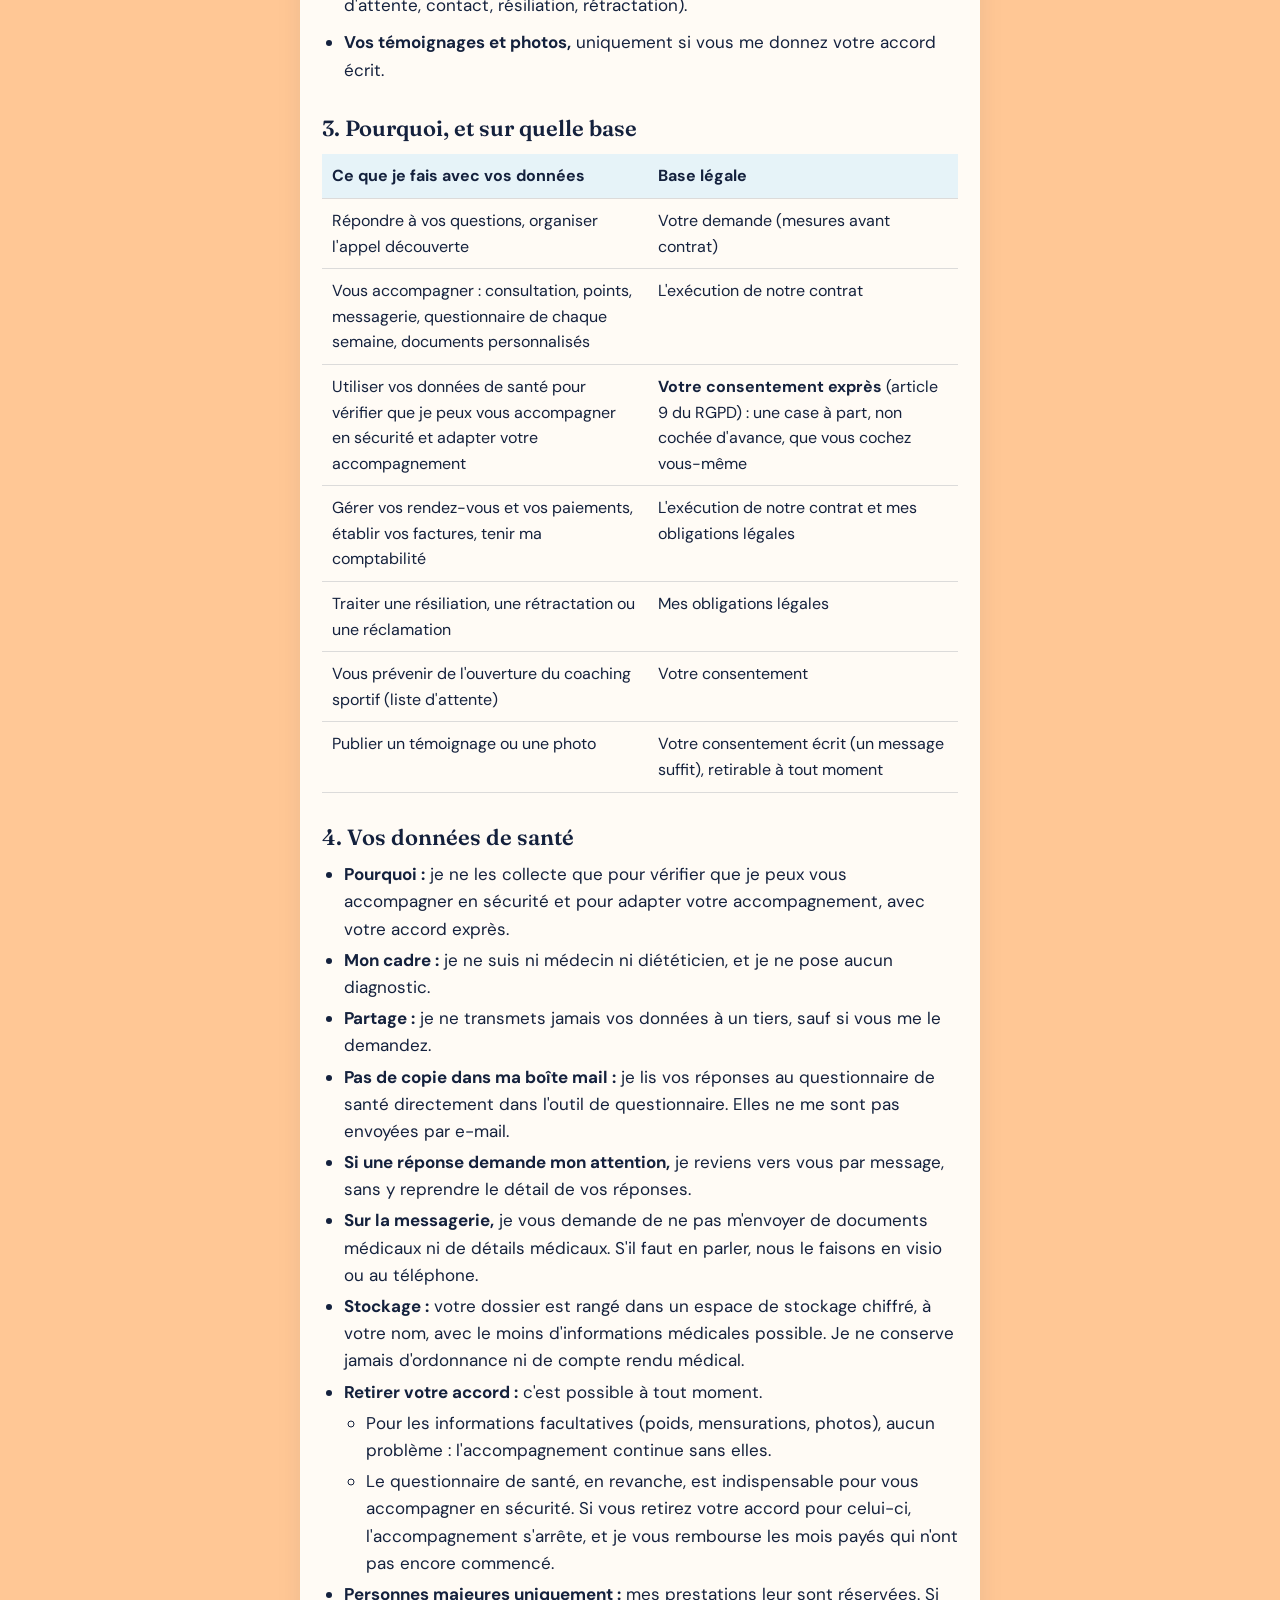
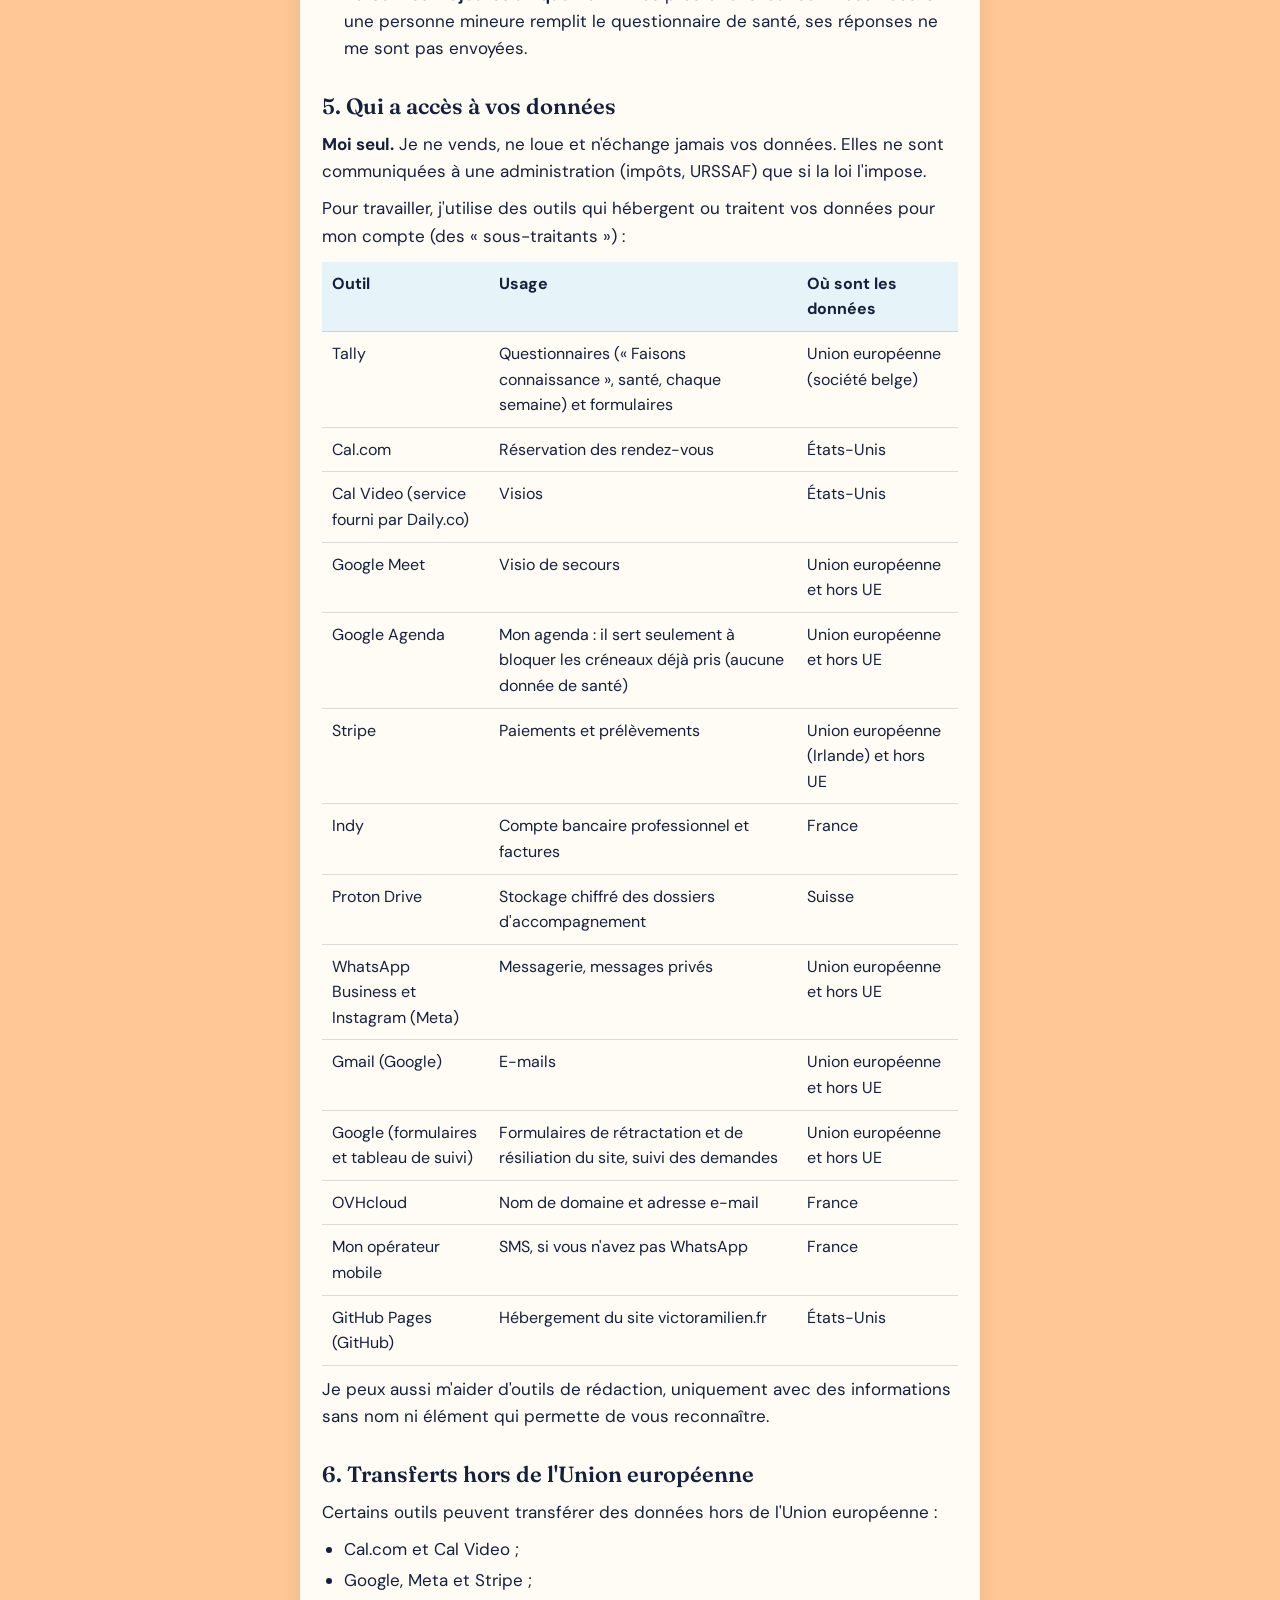
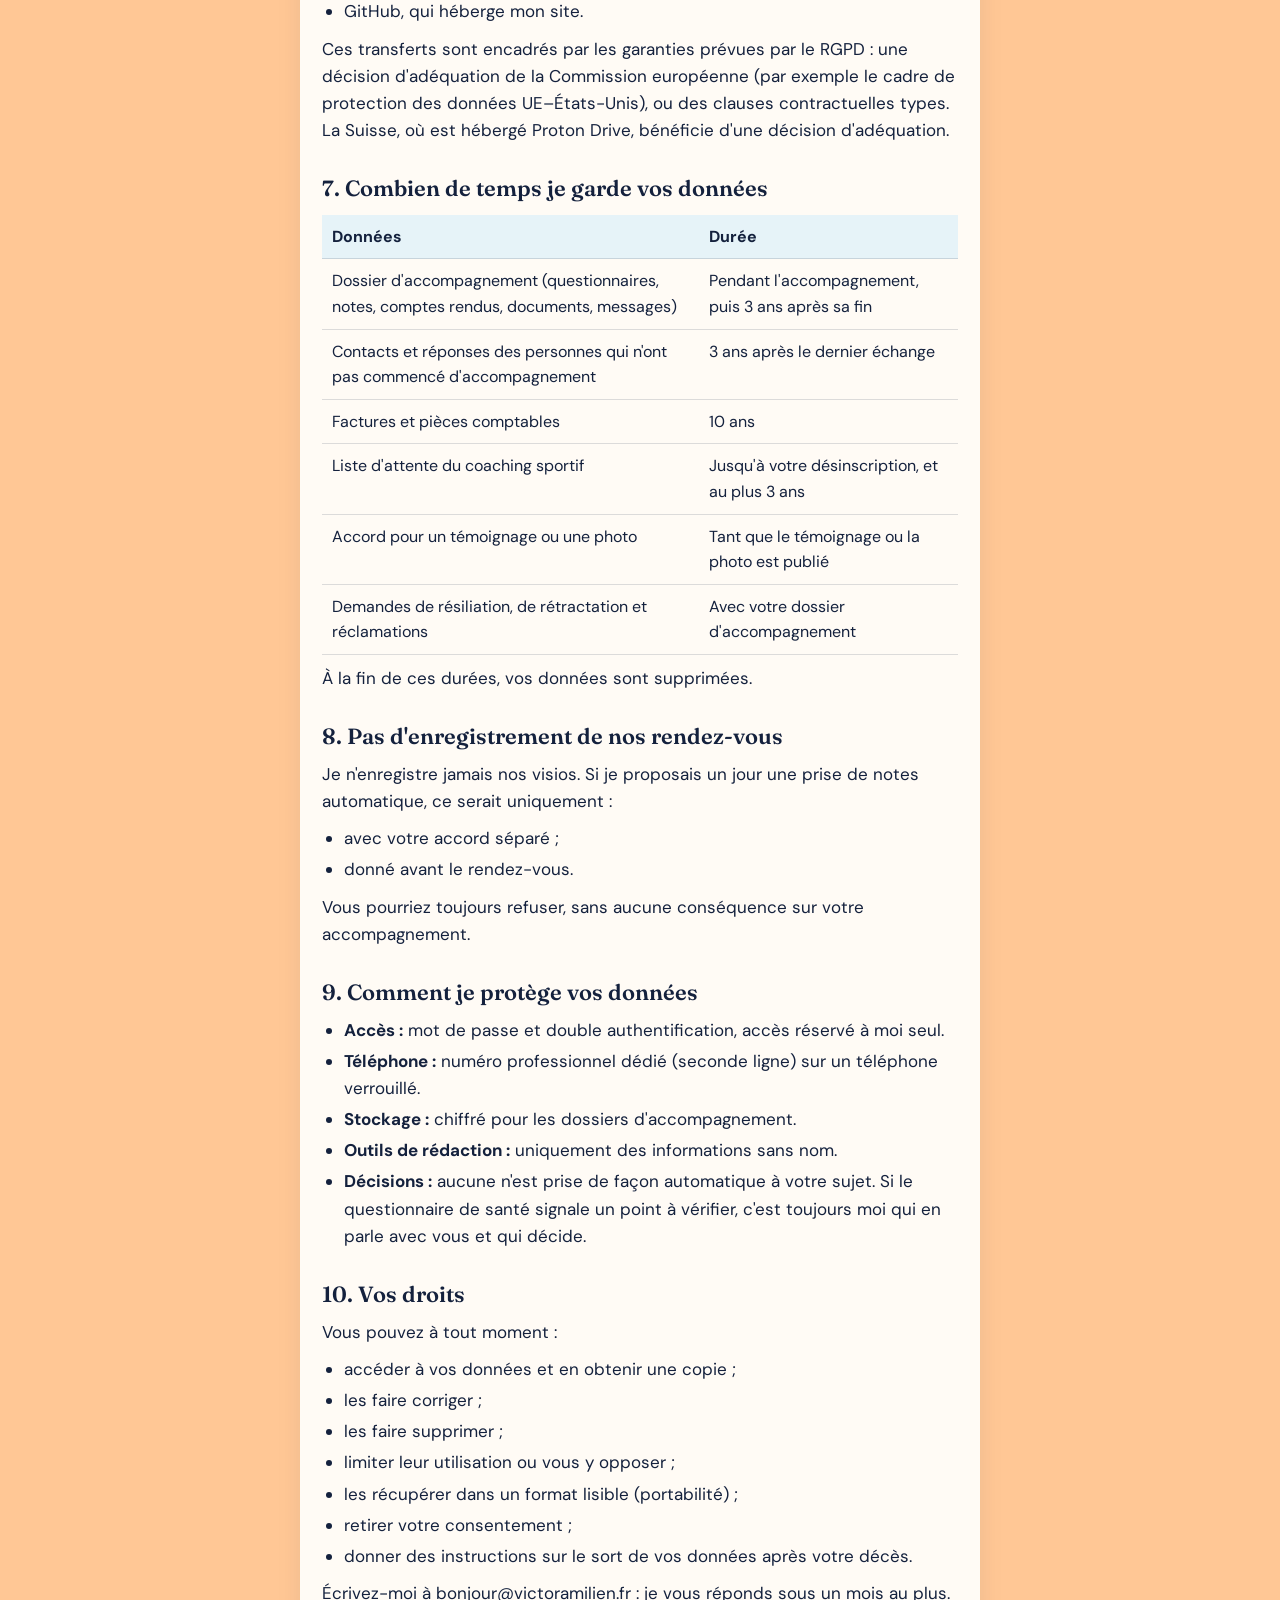
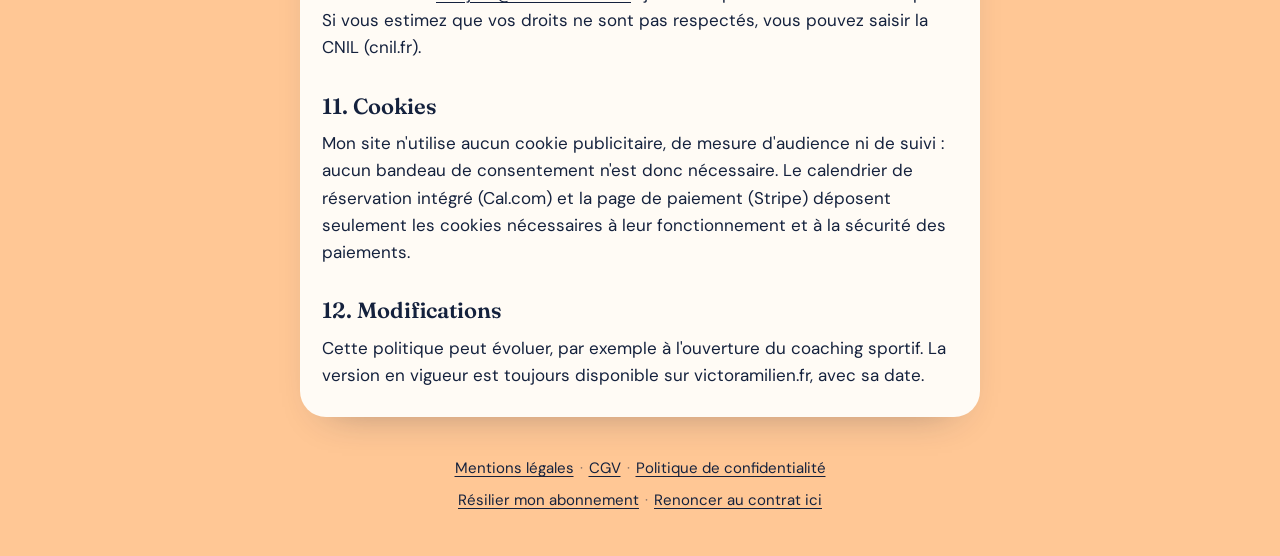
<file: politique-de-confidentialite/index.html>
<!doctype html>
<html lang="fr">
<head>
<meta charset="utf-8">
<meta name="viewport" content="width=device-width, initial-scale=1">
<title>Politique de confidentialité · Victor Amilien</title>
<meta name="description" content="Comment Victor Amilien EI collecte, utilise et protège vos données.">
<link rel="canonical" href="https://victoramilien.fr/politique-de-confidentialite/">
<meta name="theme-color" content="#D6EEFB">
<meta name="color-scheme" content="only light">
<meta name="darkreader-lock">
<link rel="icon" type="image/png" sizes="32x32" href="/img/favicon-32.png?v=202611162114">
<link rel="icon" type="image/png" sizes="64x64" href="/img/favicon-64.png?v=202611162114">
<link rel="apple-touch-icon" href="/img/apple-touch-icon.png?v=202611162114">
<link rel="preload" href="/fonts/fraunces-latin-opsz-normal.woff2" as="font" type="font/woff2" crossorigin>
<link rel="preload" href="/fonts/dm-sans-latin-opsz-normal.woff2" as="font" type="font/woff2" crossorigin>
<link rel="stylesheet" href="/css/style.css?v=202611162114">
</head>
<body>
<main class="page large">
  <a href="/" aria-label="Accueil, Victor Amilien"><img class="logo" src="/img/logo-VA-180px.png?v=202611162114" width="40" height="40" alt="Logo VA de Victor Amilien"></a>
  <article class="legal">
<h1>Politique de confidentialité</h1>
<p class="sous-titre">Victor Amilien, Coach nutrition &amp; sport — version du 9 novembre 2026</p>
<p>Je prends soin de vos données comme je prends soin de vous. Cette page explique simplement&nbsp;:</p>
<ul>
<li>ce que je collecte&nbsp;;</li>
<li>pourquoi&nbsp;;</li>
<li>combien de temps je le garde&nbsp;;</li>
<li>ce que vous pouvez me demander.</li>
</ul>
<hr>
<h2>1. Qui est responsable de vos données</h2>
<p>Victor Amilien EI (entrepreneur individuel), SIRET 131 447 187 00017, 13 place des Boutons d&#39;Argent, 94000 Créteil. Contact&nbsp;: <a href="mailto:bonjour@victoramilien.fr">bonjour@victoramilien.fr</a>, 07 43 57 42 03.</p>
<h2>2. Les données que je collecte, étape par étape</h2>
<ul>
<li><p><strong>Questionnaire «&nbsp;Faisons connaissance&nbsp;» et appel découverte&nbsp;:</strong></p>
<ul>
<li>vos nom, prénom et coordonnées (e-mail, téléphone)&nbsp;;</li>
<li>vos objectifs, vos disponibilités, la façon dont vous m&#39;avez connu&nbsp;;</li>
<li>nos échanges pendant l&#39;appel.</li>
</ul>
<p>Ce questionnaire ne contient aucune question sur votre santé.</p>
</li>
<li><p><strong>Questionnaire de santé.</strong> Je vous l&#39;envoie seulement après l&#39;appel découverte, si vous souhaitez continuer. Il recueille&nbsp;:</p>
<ul>
<li>votre date de naissance&nbsp;;</li>
<li>votre taille et votre poids, si vous choisissez de les indiquer&nbsp;;</li>
<li>vos réponses sur votre santé&nbsp;;</li>
<li>votre rapport à l&#39;alimentation&nbsp;;</li>
<li>vos allergies et votre alimentation particulière.</li>
</ul>
<p>Vous donnez votre accord en cochant deux cases séparées, jamais cochées d&#39;avance.</p>
</li>
<li><p><strong>Pendant l&#39;accompagnement&nbsp;:</strong></p>
<ul>
<li>les notes de nos rendez-vous et les comptes rendus&nbsp;;</li>
<li>vos réponses au questionnaire de chaque semaine (énergie, sommeil, moral, motivation, stress, petites victoires)&nbsp;;</li>
<li>votre poids et vos mensurations, si vous choisissez de les partager&nbsp;;</li>
<li>les documents que je prépare pour vous.</li>
</ul>
</li>
<li><p><strong>Messagerie&nbsp;:</strong> vos messages, vos photos de repas, et toute autre photo ou information que vous choisissez de partager.</p>
</li>
<li><p><strong>Rendez-vous et paiements&nbsp;:</strong></p>
<ul>
<li>les dates de vos rendez-vous&nbsp;;</li>
<li>les montants payés et leurs dates&nbsp;;</li>
<li>la case cochée au paiement, avec sa date et son heure&nbsp;;</li>
<li>vos factures.</li>
</ul>
<p>Je n&#39;ai jamais accès à vos numéros de carte bancaire&nbsp;: ils sont traités directement par Stripe.</p>
</li>
<li><p><strong>Sur mon site&nbsp;:</strong> les informations que vous saisissez dans les formulaires (liste d&#39;attente, contact, résiliation, rétractation).</p>
</li>
<li><p><strong>Vos témoignages et photos,</strong> uniquement si vous me donnez votre accord écrit.</p>
</li>
</ul>
<h2>3. Pourquoi, et sur quelle base</h2>
<div class="tableau"><table>
<thead>
<tr>
<th>Ce que je fais avec vos données</th>
<th>Base légale</th>
</tr>
</thead>
<tbody><tr>
<td>Répondre à vos questions, organiser l&#39;appel découverte</td>
<td>Votre demande (mesures avant contrat)</td>
</tr>
<tr>
<td>Vous accompagner&nbsp;: consultation, points, messagerie, questionnaire de chaque semaine, documents personnalisés</td>
<td>L&#39;exécution de notre contrat</td>
</tr>
<tr>
<td>Utiliser vos données de santé pour vérifier que je peux vous accompagner en sécurité et adapter votre accompagnement</td>
<td><strong>Votre consentement exprès</strong> (article 9 du RGPD)&nbsp;: une case à part, non cochée d&#39;avance, que vous cochez vous-même</td>
</tr>
<tr>
<td>Gérer vos rendez-vous et vos paiements, établir vos factures, tenir ma comptabilité</td>
<td>L&#39;exécution de notre contrat et mes obligations légales</td>
</tr>
<tr>
<td>Traiter une résiliation, une rétractation ou une réclamation</td>
<td>Mes obligations légales</td>
</tr>
<tr>
<td>Vous prévenir de l&#39;ouverture du coaching sportif (liste d&#39;attente)</td>
<td>Votre consentement</td>
</tr>
<tr>
<td>Publier un témoignage ou une photo</td>
<td>Votre consentement écrit (un message suffit), retirable à tout moment</td>
</tr>
</tbody></table></div>
<h2>4. Vos données de santé</h2>
<ul>
<li><strong>Pourquoi&nbsp;:</strong> je ne les collecte que pour vérifier que je peux vous accompagner en sécurité et pour adapter votre accompagnement, avec votre accord exprès.</li>
<li><strong>Mon cadre&nbsp;:</strong> je ne suis ni médecin ni diététicien, et je ne pose aucun diagnostic.</li>
<li><strong>Partage&nbsp;:</strong> je ne transmets jamais vos données à un tiers, sauf si vous me le demandez.</li>
<li><strong>Pas de copie dans ma boîte mail&nbsp;:</strong> je lis vos réponses au questionnaire de santé directement dans l&#39;outil de questionnaire. Elles ne me sont pas envoyées par e-mail.</li>
<li><strong>Si une réponse demande mon attention,</strong> je reviens vers vous par message, sans y reprendre le détail de vos réponses.</li>
<li><strong>Sur la messagerie,</strong> je vous demande de ne pas m&#39;envoyer de documents médicaux ni de détails médicaux. S&#39;il faut en parler, nous le faisons en visio ou au téléphone.</li>
<li><strong>Stockage&nbsp;:</strong> votre dossier est rangé dans un espace de stockage chiffré, à votre nom, avec le moins d&#39;informations médicales possible. Je ne conserve jamais d&#39;ordonnance ni de compte rendu médical.</li>
<li><strong>Retirer votre accord&nbsp;:</strong> c&#39;est possible à tout moment.<ul>
<li>Pour les informations facultatives (poids, mensurations, photos), aucun problème&nbsp;: l&#39;accompagnement continue sans elles.</li>
<li>Le questionnaire de santé, en revanche, est indispensable pour vous accompagner en sécurité. Si vous retirez votre accord pour celui-ci, l&#39;accompagnement s&#39;arrête, et je vous rembourse les mois payés qui n&#39;ont pas encore commencé.</li>
</ul>
</li>
<li><strong>Personnes majeures uniquement&nbsp;:</strong> mes prestations leur sont réservées. Si une personne mineure remplit le questionnaire de santé, ses réponses ne me sont pas envoyées.</li>
</ul>
<h2>5. Qui a accès à vos données</h2>
<p><strong>Moi seul.</strong> Je ne vends, ne loue et n&#39;échange jamais vos données. Elles ne sont communiquées à une administration (impôts, URSSAF) que si la loi l&#39;impose.</p>
<p>Pour travailler, j&#39;utilise des outils qui hébergent ou traitent vos données pour mon compte (des «&nbsp;sous-traitants&nbsp;»)&nbsp;:</p>
<div class="tableau"><table>
<thead>
<tr>
<th>Outil</th>
<th>Usage</th>
<th>Où sont les données</th>
</tr>
</thead>
<tbody><tr>
<td>Tally</td>
<td>Questionnaires («&nbsp;Faisons connaissance&nbsp;», santé, chaque semaine) et formulaires</td>
<td>Union européenne (société belge)</td>
</tr>
<tr>
<td>Cal.com</td>
<td>Réservation des rendez-vous</td>
<td>États-Unis</td>
</tr>
<tr>
<td>Cal Video (service fourni par Daily.co)</td>
<td>Visios</td>
<td>États-Unis</td>
</tr>
<tr>
<td>Google Meet</td>
<td>Visio de secours</td>
<td>Union européenne et hors UE</td>
</tr>
<tr>
<td>Google Agenda</td>
<td>Mon agenda&nbsp;: il sert seulement à bloquer les créneaux déjà pris (aucune donnée de santé)</td>
<td>Union européenne et hors UE</td>
</tr>
<tr>
<td>Stripe</td>
<td>Paiements et prélèvements</td>
<td>Union européenne (Irlande) et hors UE</td>
</tr>
<tr>
<td>Indy</td>
<td>Compte bancaire professionnel et factures</td>
<td>France</td>
</tr>
<tr>
<td>Proton Drive</td>
<td>Stockage chiffré des dossiers d&#39;accompagnement</td>
<td>Suisse</td>
</tr>
<tr>
<td>WhatsApp Business et Instagram (Meta)</td>
<td>Messagerie, messages privés</td>
<td>Union européenne et hors UE</td>
</tr>
<tr>
<td>Gmail (Google)</td>
<td>E-mails</td>
<td>Union européenne et hors UE</td>
</tr>
<tr>
<td>Google (formulaires et tableau de suivi)</td>
<td>Formulaires de rétractation et de résiliation du site, suivi des demandes</td>
<td>Union européenne et hors UE</td>
</tr>
<tr>
<td>OVHcloud</td>
<td>Nom de domaine et adresse e-mail</td>
<td>France</td>
</tr>
<tr>
<td>Mon opérateur mobile</td>
<td>SMS, si vous n&#39;avez pas WhatsApp</td>
<td>France</td>
</tr>
<tr>
<td>GitHub Pages (GitHub)</td>
<td>Hébergement du site victoramilien.fr</td>
<td>États-Unis</td>
</tr>
</tbody></table></div>
<p>Je peux aussi m&#39;aider d&#39;outils de rédaction, uniquement avec des informations sans nom ni élément qui permette de vous reconnaître.</p>
<h2>6. Transferts hors de l&#39;Union européenne</h2>
<p>Certains outils peuvent transférer des données hors de l&#39;Union européenne&nbsp;:</p>
<ul>
<li>Cal.com et Cal Video&nbsp;;</li>
<li>Google, Meta et Stripe&nbsp;;</li>
<li>GitHub, qui héberge mon site.</li>
</ul>
<p>Ces transferts sont encadrés par les garanties prévues par le RGPD&nbsp;: une décision d&#39;adéquation de la Commission européenne (par exemple le cadre de protection des données UE–États-Unis), ou des clauses contractuelles types. La Suisse, où est hébergé Proton Drive, bénéficie d&#39;une décision d&#39;adéquation.</p>
<h2>7. Combien de temps je garde vos données</h2>
<div class="tableau"><table>
<thead>
<tr>
<th>Données</th>
<th>Durée</th>
</tr>
</thead>
<tbody><tr>
<td>Dossier d&#39;accompagnement (questionnaires, notes, comptes rendus, documents, messages)</td>
<td>Pendant l&#39;accompagnement, puis 3&nbsp;ans après sa fin</td>
</tr>
<tr>
<td>Contacts et réponses des personnes qui n&#39;ont pas commencé d&#39;accompagnement</td>
<td>3&nbsp;ans après le dernier échange</td>
</tr>
<tr>
<td>Factures et pièces comptables</td>
<td>10&nbsp;ans</td>
</tr>
<tr>
<td>Liste d&#39;attente du coaching sportif</td>
<td>Jusqu&#39;à votre désinscription, et au plus 3&nbsp;ans</td>
</tr>
<tr>
<td>Accord pour un témoignage ou une photo</td>
<td>Tant que le témoignage ou la photo est publié</td>
</tr>
<tr>
<td>Demandes de résiliation, de rétractation et réclamations</td>
<td>Avec votre dossier d&#39;accompagnement</td>
</tr>
</tbody></table></div>
<p>À la fin de ces durées, vos données sont supprimées.</p>
<h2>8. Pas d&#39;enregistrement de nos rendez-vous</h2>
<p>Je n&#39;enregistre jamais nos visios. Si je proposais un jour une prise de notes automatique, ce serait uniquement&nbsp;:</p>
<ul>
<li>avec votre accord séparé&nbsp;;</li>
<li>donné avant le rendez-vous.</li>
</ul>
<p>Vous pourriez toujours refuser, sans aucune conséquence sur votre accompagnement.</p>
<h2>9. Comment je protège vos données</h2>
<ul>
<li><strong>Accès&nbsp;:</strong> mot de passe et double authentification, accès réservé à moi seul.</li>
<li><strong>Téléphone&nbsp;:</strong> numéro professionnel dédié (seconde ligne) sur un téléphone verrouillé.</li>
<li><strong>Stockage&nbsp;:</strong> chiffré pour les dossiers d&#39;accompagnement.</li>
<li><strong>Outils de rédaction&nbsp;:</strong> uniquement des informations sans nom.</li>
<li><strong>Décisions&nbsp;:</strong> aucune n&#39;est prise de façon automatique à votre sujet. Si le questionnaire de santé signale un point à vérifier, c&#39;est toujours moi qui en parle avec vous et qui décide.</li>
</ul>
<h2>10. Vos droits</h2>
<p>Vous pouvez à tout moment&nbsp;:</p>
<ul>
<li>accéder à vos données et en obtenir une copie&nbsp;;</li>
<li>les faire corriger&nbsp;;</li>
<li>les faire supprimer&nbsp;;</li>
<li>limiter leur utilisation ou vous y opposer&nbsp;;</li>
<li>les récupérer dans un format lisible (portabilité)&nbsp;;</li>
<li>retirer votre consentement&nbsp;;</li>
<li>donner des instructions sur le sort de vos données après votre décès.</li>
</ul>
<p>Écrivez-moi à <a href="mailto:bonjour@victoramilien.fr">bonjour@victoramilien.fr</a>&nbsp;: je vous réponds sous un mois au plus. Si vous estimez que vos droits ne sont pas respectés, vous pouvez saisir la CNIL (cnil.fr).</p>
<h2>11. Cookies</h2>
<p>Mon site n&#39;utilise aucun cookie publicitaire, de mesure d&#39;audience ni de suivi&nbsp;: aucun bandeau de consentement n&#39;est donc nécessaire. Le calendrier de réservation intégré (Cal.com) et la page de paiement (Stripe) déposent seulement les cookies nécessaires à leur fonctionnement et à la sécurité des paiements.</p>
<h2>12. Modifications</h2>
<p>Cette politique peut évoluer, par exemple à l&#39;ouverture du coaching sportif. La version en vigueur est toujours disponible sur victoramilien.fr, avec sa date.</p>

  </article>

  <footer class="pied">
    <nav aria-label="Informations légales">
      <a href="/mentions-legales/">Mentions légales</a><span class="sep">·</span><a href="/cgv/">CGV</a><span class="sep">·</span><a href="/politique-de-confidentialite/">Politique de confidentialité</a><br>
      <a href="/resilier-mon-abonnement/">Résilier mon abonnement</a><span class="sep">·</span><a href="/renoncer-au-contrat/">Renoncer au contrat ici</a>
    </nav>
  </footer>
</main>
</body>
</html>
</file>
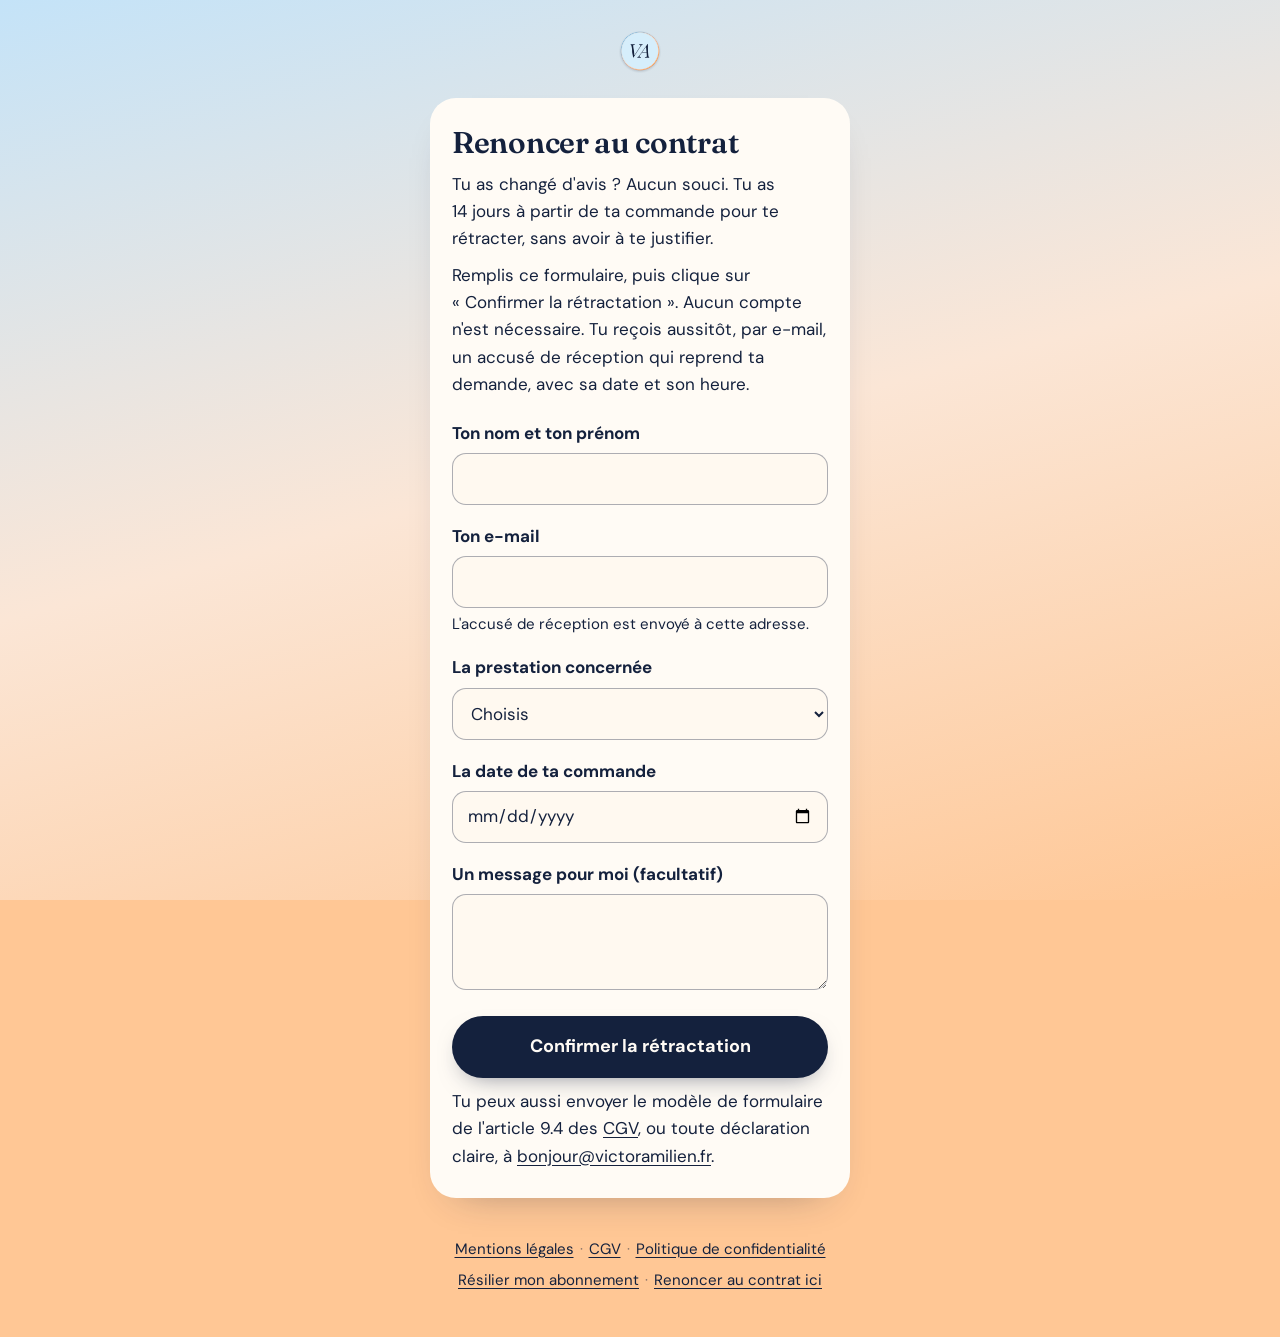
<file: renoncer-au-contrat/index.html>
<!doctype html>
<html lang="fr">
<head>
<meta charset="utf-8">
<meta name="viewport" content="width=device-width, initial-scale=1">
<title>Renoncer au contrat · Victor Amilien</title>
<meta name="description" content="Exercer ton droit de rétractation en ligne, sans compte.">
<link rel="canonical" href="https://victoramilien.fr/renoncer-au-contrat/">
<meta name="theme-color" content="#D6EEFB">
<meta name="color-scheme" content="only light">
<meta name="darkreader-lock">
<link rel="icon" type="image/png" sizes="32x32" href="/img/favicon-32.png?v=202611162114">
<link rel="icon" type="image/png" sizes="64x64" href="/img/favicon-64.png?v=202611162114">
<link rel="apple-touch-icon" href="/img/apple-touch-icon.png?v=202611162114">
<link rel="preload" href="/fonts/fraunces-latin-opsz-normal.woff2" as="font" type="font/woff2" crossorigin>
<link rel="preload" href="/fonts/dm-sans-latin-opsz-normal.woff2" as="font" type="font/woff2" crossorigin>
<link rel="stylesheet" href="/css/style.css?v=202611162114">
</head>
<body>
<main class="page">
  <a href="/" aria-label="Accueil, Victor Amilien"><img class="logo" src="/img/logo-VA-180px.png?v=202611162114" width="40" height="40" alt="Logo VA de Victor Amilien"></a>
  <article class="legal">
    <h1>Renoncer au contrat</h1>
    <p>Tu as changé d'avis&nbsp;? Aucun souci. Tu as 14&nbsp;jours à partir de ta commande pour te rétracter, sans avoir à te justifier.</p>
    <p>Remplis ce formulaire, puis clique sur «&nbsp;Confirmer la rétractation&nbsp;». Aucun compte n'est nécessaire. Tu reçois aussitôt, par e-mail, un accusé de réception qui reprend ta demande, avec sa date et son heure.</p>

    <form class="formulaire" id="retractation" novalidate>
      <div class="champ">
        <label for="nom">Ton nom et ton prénom</label>
        <input id="nom" name="nom" type="text" autocomplete="name" required>
      </div>
      <div class="champ">
        <label for="email">Ton e-mail</label>
        <input id="email" name="email" type="email" autocomplete="email" inputmode="email" required>
        <p class="aide">L'accusé de réception est envoyé à cette adresse.</p>
      </div>
      <div class="champ">
        <label for="prestation">La prestation concernée</label>
        <select id="prestation" name="prestation" required>
          <option value="">Choisis</option>
          <option>Consultation de démarrage</option>
          <option>Accompagnement nutrition</option>
          <option>Formule directe (consultation et accompagnement)</option>
          <option>Point supplémentaire</option>
        </select>
      </div>
      <div class="champ">
        <label for="date-commande">La date de ta commande</label>
        <input id="date-commande" name="dateCommande" type="date" required>
      </div>
      <div class="champ">
        <label for="precisions">Un message pour moi (facultatif)</label>
        <textarea id="precisions" name="precisions" maxlength="1500"></textarea>
      </div>
      <div class="piege" aria-hidden="true">
        <label for="site-web">Site web</label>
        <input id="site-web" name="siteWeb" type="text" tabindex="-1" autocomplete="off">
      </div>
      <p class="message erreur" id="erreur" role="alert" hidden></p>
      <button class="btn principal" type="submit" id="envoyer">Confirmer la rétractation</button>
    </form>

    <div id="confirmation" class="message" role="status" tabindex="-1" hidden></div>

    <p>Tu peux aussi envoyer le modèle de formulaire de l'article&nbsp;9.4 des <a href="/cgv/">CGV</a>, ou toute déclaration claire, à <a href="mailto:bonjour@victoramilien.fr">bonjour@victoramilien.fr</a>.</p>
  </article>

  <footer class="pied">
    <nav aria-label="Informations légales">
      <a href="/mentions-legales/">Mentions légales</a><span class="sep">·</span><a href="/cgv/">CGV</a><span class="sep">·</span><a href="/politique-de-confidentialite/">Politique de confidentialité</a><br>
      <a href="/resilier-mon-abonnement/">Résilier mon abonnement</a><span class="sep">·</span><a href="/renoncer-au-contrat/">Renoncer au contrat ici</a>
    </nav>
  </footer>
</main>
<script src="/js/retractation.js?v=202611162114"></script>
</body>
</html>
</file>
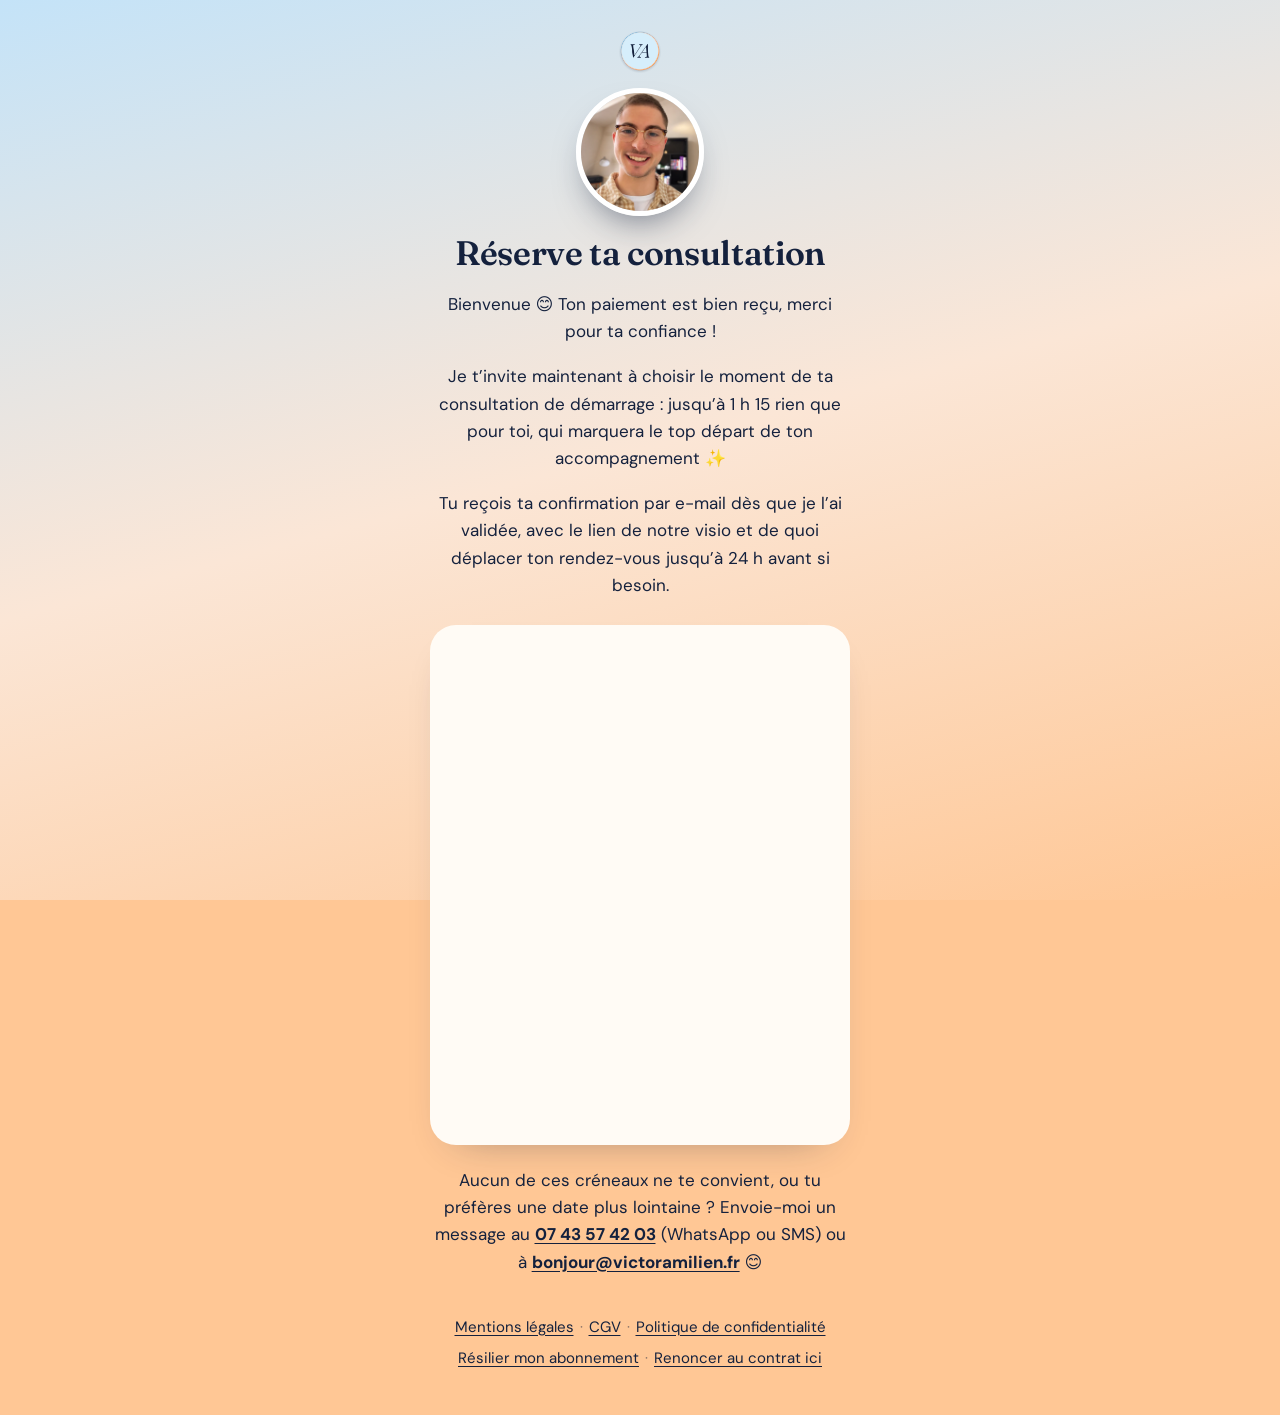
<file: reserve-ta-consultation-accompagnement/index.html>
<!doctype html>
<html lang="fr">
<head>
<meta charset="utf-8">
<meta name="viewport" content="width=device-width, initial-scale=1">
<title>Réserve ta consultation · Victor Amilien</title>
<meta name="robots" content="noindex, nofollow">
<meta name="theme-color" content="#D6EEFB">
<meta name="color-scheme" content="only light">
<meta name="darkreader-lock">
<link rel="icon" type="image/png" sizes="32x32" href="/img/favicon-32.png?v=202611162114">
<link rel="icon" type="image/png" sizes="64x64" href="/img/favicon-64.png?v=202611162114">
<link rel="apple-touch-icon" href="/img/apple-touch-icon.png?v=202611162114">
<link rel="preload" href="/fonts/fraunces-latin-opsz-normal.woff2" as="font" type="font/woff2" crossorigin>
<link rel="preload" href="/fonts/dm-sans-latin-opsz-normal.woff2" as="font" type="font/woff2" crossorigin>
<link rel="stylesheet" href="/css/style.css?v=202611162114">
</head>
<body>
<main class="page">
  <header class="entete">
    <img class="logo" src="/img/logo-VA-180px.png?v=202611162114" width="40" height="40" alt="Logo VA de Victor Amilien">
    <div class="photo petite"><img src="/img/profil-finale-rond.webp?v=202611162114" width="500" height="500" alt="Victor Amilien, en chemise à carreaux, sourit"></div>
    <h1>Réserve ta consultation</h1>
    <p class="intro">Bienvenue&nbsp;😊 Ton paiement est bien reçu, merci pour ta confiance&nbsp;!</p>
    <p class="intro">Je t’invite maintenant à choisir le moment de ta consultation de démarrage&nbsp;: jusqu’à 1&nbsp;h&nbsp;15 rien que pour toi, qui marquera le top départ de ton accompagnement&nbsp;✨</p>
    <p class="intro">Tu reçois ta confirmation par e-mail dès que je l’ai validée, avec le lien de notre visio et de quoi déplacer ton rendez-vous jusqu’à 24&nbsp;h avant si besoin.</p>
  </header>

  <section class="calendrier" aria-label="Calendrier de réservation">
    <div id="cal-consultation-accompagnement"><p class="chargement">Le calendrier se charge…</p></div>
  </section>

  <p class="apres-calendrier">Aucun de ces créneaux ne te convient, ou tu préfères une date plus lointaine&nbsp;? Envoie-moi un message au <a href="https://wa.me/33743574203">07&nbsp;43&nbsp;57&nbsp;42&nbsp;03</a> (WhatsApp ou SMS) ou à <a href="mailto:bonjour@victoramilien.fr">bonjour@victoramilien.fr</a>&nbsp;😊</p>

  <footer class="pied">
    <nav aria-label="Informations légales">
      <a href="/mentions-legales/">Mentions légales</a><span class="sep">·</span><a href="/cgv/">CGV</a><span class="sep">·</span><a href="/politique-de-confidentialite/">Politique de confidentialité</a><br>
      <a href="/resilier-mon-abonnement/">Résilier mon abonnement</a><span class="sep">·</span><a href="/renoncer-au-contrat/">Renoncer au contrat ici</a>
    </nav>
  </footer>
</main>
<script src="/js/cal.js?v=202611162114"></script>
<script>
  calendrierVictor("cal-consultation-accompagnement", "victoramilien/consultation-accompagnement");
</script>
</body>
</html>
</file>
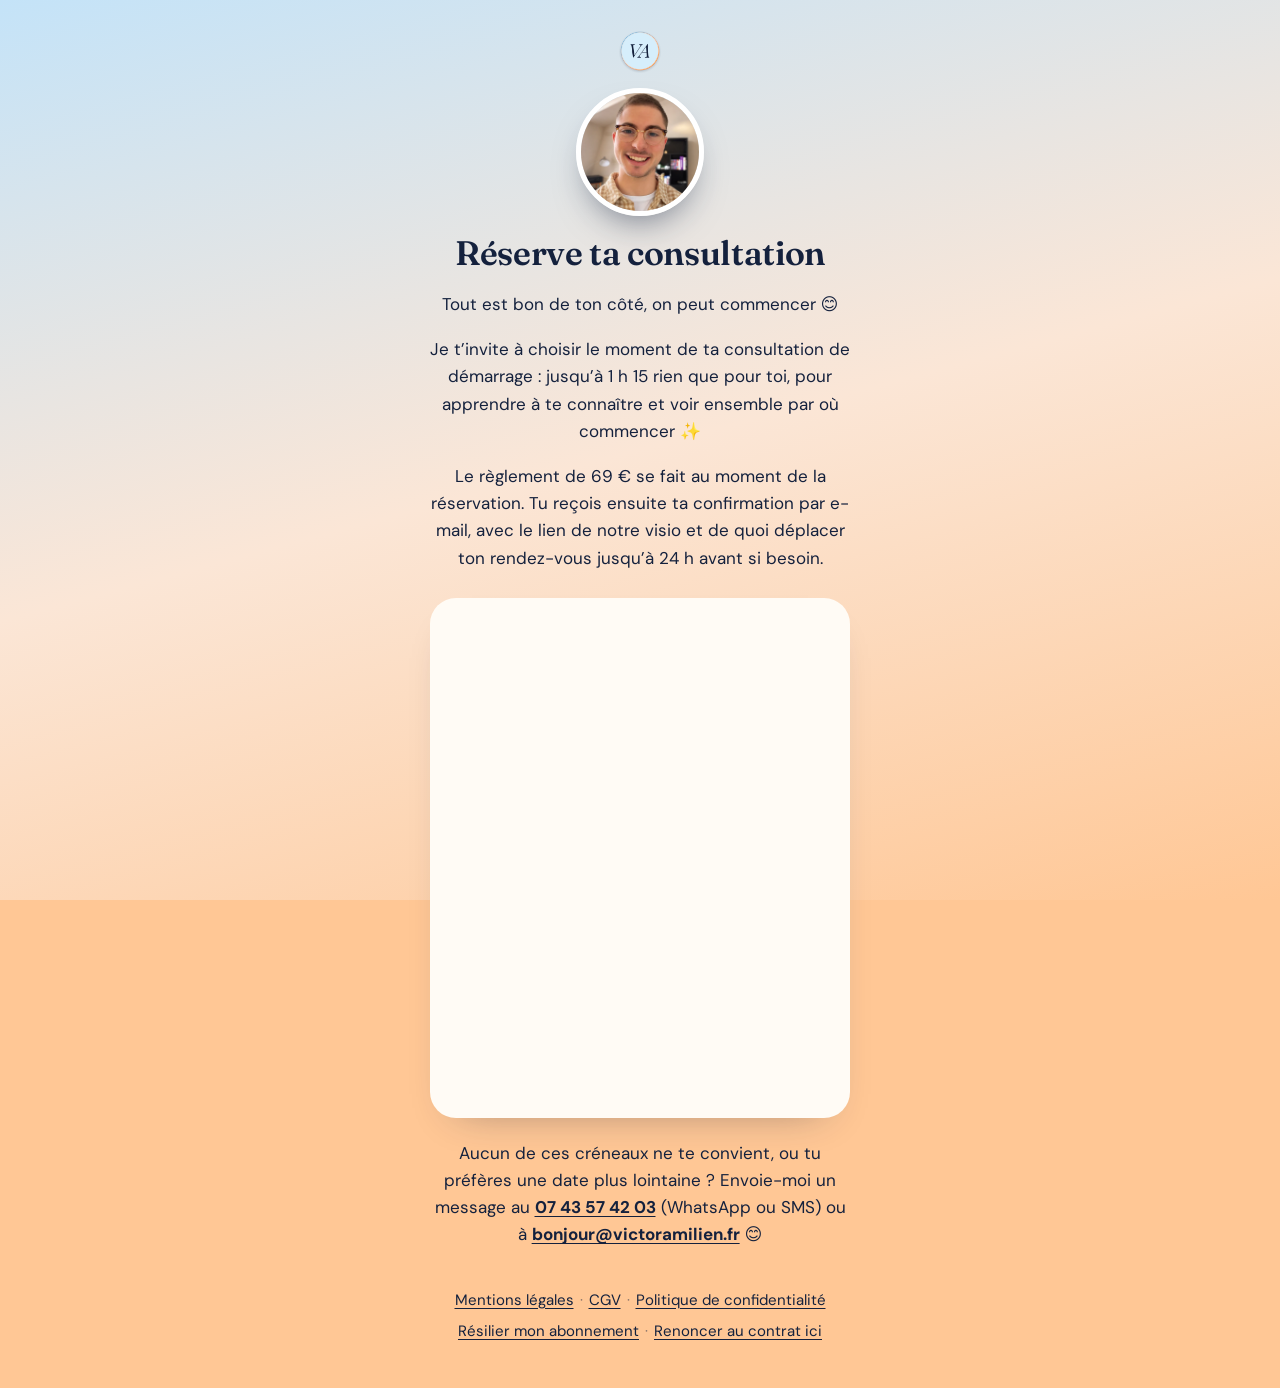
<file: reserve-ta-consultation/index.html>
<!doctype html>
<html lang="fr">
<head>
<meta charset="utf-8">
<meta name="viewport" content="width=device-width, initial-scale=1">
<title>Réserve ta consultation · Victor Amilien</title>
<meta name="robots" content="noindex, nofollow">
<meta name="theme-color" content="#D6EEFB">
<meta name="color-scheme" content="only light">
<meta name="darkreader-lock">
<link rel="icon" type="image/png" sizes="32x32" href="/img/favicon-32.png?v=202611162114">
<link rel="icon" type="image/png" sizes="64x64" href="/img/favicon-64.png?v=202611162114">
<link rel="apple-touch-icon" href="/img/apple-touch-icon.png?v=202611162114">
<link rel="preload" href="/fonts/fraunces-latin-opsz-normal.woff2" as="font" type="font/woff2" crossorigin>
<link rel="preload" href="/fonts/dm-sans-latin-opsz-normal.woff2" as="font" type="font/woff2" crossorigin>
<link rel="stylesheet" href="/css/style.css?v=202611162114">
</head>
<body>
<main class="page">
  <header class="entete">
    <img class="logo" src="/img/logo-VA-180px.png?v=202611162114" width="40" height="40" alt="Logo VA de Victor Amilien">
    <div class="photo petite"><img src="/img/profil-finale-rond.webp?v=202611162114" width="500" height="500" alt="Victor Amilien, en chemise à carreaux, sourit"></div>
    <h1>Réserve ta consultation</h1>
    <p class="intro">Tout est bon de ton côté, on peut commencer&nbsp;😊</p>
    <p class="intro">Je t’invite à choisir le moment de ta consultation de démarrage&nbsp;: jusqu’à 1&nbsp;h&nbsp;15 rien que pour toi, pour apprendre à te connaître et voir ensemble par où commencer&nbsp;✨</p>
    <p class="intro">Le règlement de 69&nbsp;€ se fait au moment de la réservation. Tu reçois ensuite ta confirmation par e-mail, avec le lien de notre visio et de quoi déplacer ton rendez-vous jusqu’à 24&nbsp;h avant si besoin.</p>
  </header>

  <section class="calendrier" aria-label="Calendrier de réservation">
    <div id="cal-consultation"><p class="chargement">Le calendrier se charge…</p></div>
  </section>

  <p class="apres-calendrier">Aucun de ces créneaux ne te convient, ou tu préfères une date plus lointaine&nbsp;? Envoie-moi un message au <a href="https://wa.me/33743574203">07&nbsp;43&nbsp;57&nbsp;42&nbsp;03</a> (WhatsApp ou SMS) ou à <a href="mailto:bonjour@victoramilien.fr">bonjour@victoramilien.fr</a>&nbsp;😊</p>

  <footer class="pied">
    <nav aria-label="Informations légales">
      <a href="/mentions-legales/">Mentions légales</a><span class="sep">·</span><a href="/cgv/">CGV</a><span class="sep">·</span><a href="/politique-de-confidentialite/">Politique de confidentialité</a><br>
      <a href="/resilier-mon-abonnement/">Résilier mon abonnement</a><span class="sep">·</span><a href="/renoncer-au-contrat/">Renoncer au contrat ici</a>
    </nav>
  </footer>
</main>
<script src="/js/cal.js?v=202611162114"></script>
<script>
  calendrierVictor("cal-consultation", "victoramilien/consultation-de-demarrage");
</script>
</body>
</html>
</file>
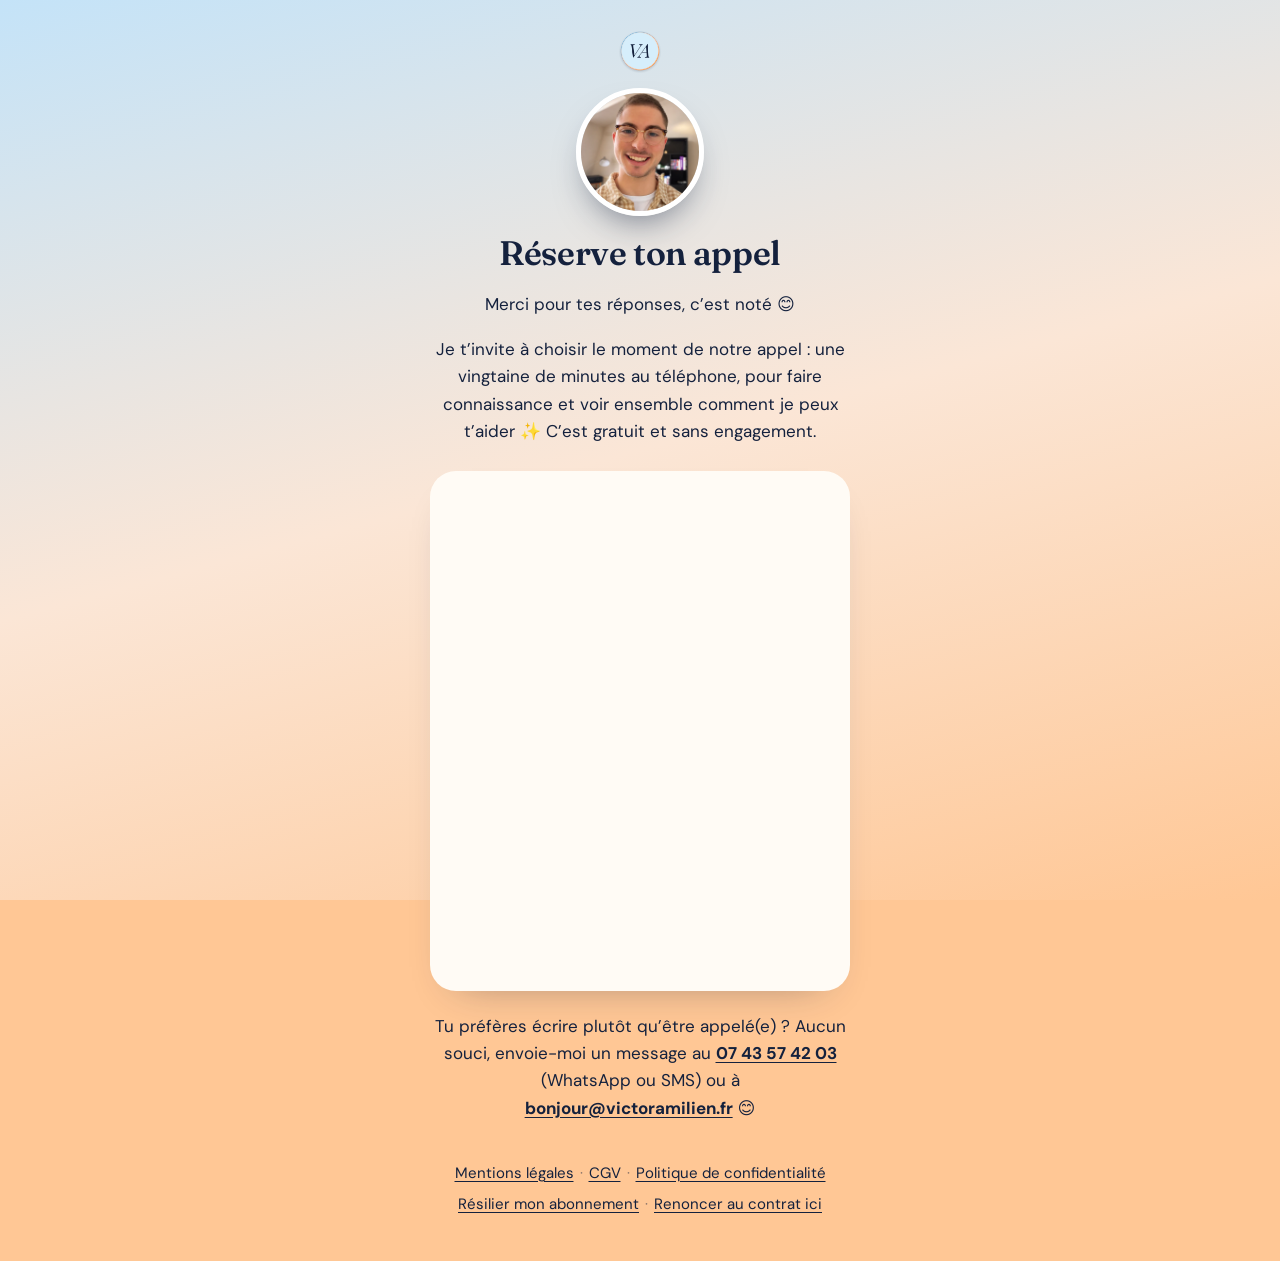
<file: reserve-ton-appel/index.html>
<!doctype html>
<html lang="fr">
<head>
<meta charset="utf-8">
<meta name="viewport" content="width=device-width, initial-scale=1">
<title>Réserve ton appel · Victor Amilien</title>
<meta name="robots" content="noindex, nofollow">
<meta name="description" content="Choisis le moment de notre appel découverte de 20 minutes, au téléphone.">
<meta property="og:type" content="website">
<meta property="og:locale" content="fr_FR">
<meta property="og:url" content="https://victoramilien.fr/reserve-ton-appel/">
<meta property="og:title" content="Réserve ton appel · Victor Amilien">
<meta property="og:image" content="https://victoramilien.fr/img/apercu-partage-v2.jpg">
<meta name="theme-color" content="#D6EEFB">
<meta name="color-scheme" content="only light">
<meta name="darkreader-lock">
<link rel="icon" type="image/png" sizes="32x32" href="/img/favicon-32.png?v=202611162114">
<link rel="icon" type="image/png" sizes="64x64" href="/img/favicon-64.png?v=202611162114">
<link rel="apple-touch-icon" href="/img/apple-touch-icon.png?v=202611162114">
<link rel="preload" href="/fonts/fraunces-latin-opsz-normal.woff2" as="font" type="font/woff2" crossorigin>
<link rel="preload" href="/fonts/dm-sans-latin-opsz-normal.woff2" as="font" type="font/woff2" crossorigin>
<link rel="stylesheet" href="/css/style.css?v=202611162114">
</head>
<body>
<main class="page">
  <header class="entete">
    <img class="logo" src="/img/logo-VA-180px.png?v=202611162114" width="40" height="40" alt="Logo VA de Victor Amilien">
    <div class="photo petite"><img src="/img/profil-finale-rond.webp?v=202611162114" width="500" height="500" alt="Victor Amilien, en chemise à carreaux, sourit"></div>
    <h1>Réserve ton appel</h1>
    <p class="intro">Merci pour tes réponses, c’est noté&nbsp;😊</p>
    <p class="intro">Je t’invite à choisir le moment de notre appel&nbsp;: une vingtaine de minutes au téléphone, pour faire connaissance et voir ensemble comment je peux t’aider&nbsp;✨ C’est gratuit et sans engagement.</p>
  </header>

  <section class="calendrier" aria-label="Calendrier de réservation">
    <div id="cal-appel"><p class="chargement">Le calendrier se charge…</p></div>
  </section>

  <p class="apres-calendrier">Tu préfères écrire plutôt qu’être appelé(e)&nbsp;? Aucun souci, envoie-moi un message au <a href="https://wa.me/33743574203">07&nbsp;43&nbsp;57&nbsp;42&nbsp;03</a> (WhatsApp ou SMS) ou à <a href="mailto:bonjour@victoramilien.fr">bonjour@victoramilien.fr</a>&nbsp;😊</p>

  <footer class="pied">
    <nav aria-label="Informations légales">
      <a href="/mentions-legales/">Mentions légales</a><span class="sep">·</span><a href="/cgv/">CGV</a><span class="sep">·</span><a href="/politique-de-confidentialite/">Politique de confidentialité</a><br>
      <a href="/resilier-mon-abonnement/">Résilier mon abonnement</a><span class="sep">·</span><a href="/renoncer-au-contrat/">Renoncer au contrat ici</a>
    </nav>
  </footer>
</main>
<script src="/js/cal.js?v=202611162114"></script>
<script>
  calendrierVictor("cal-appel", "victoramilien/appel-decouverte");
</script>
</body>
</html>
</file>
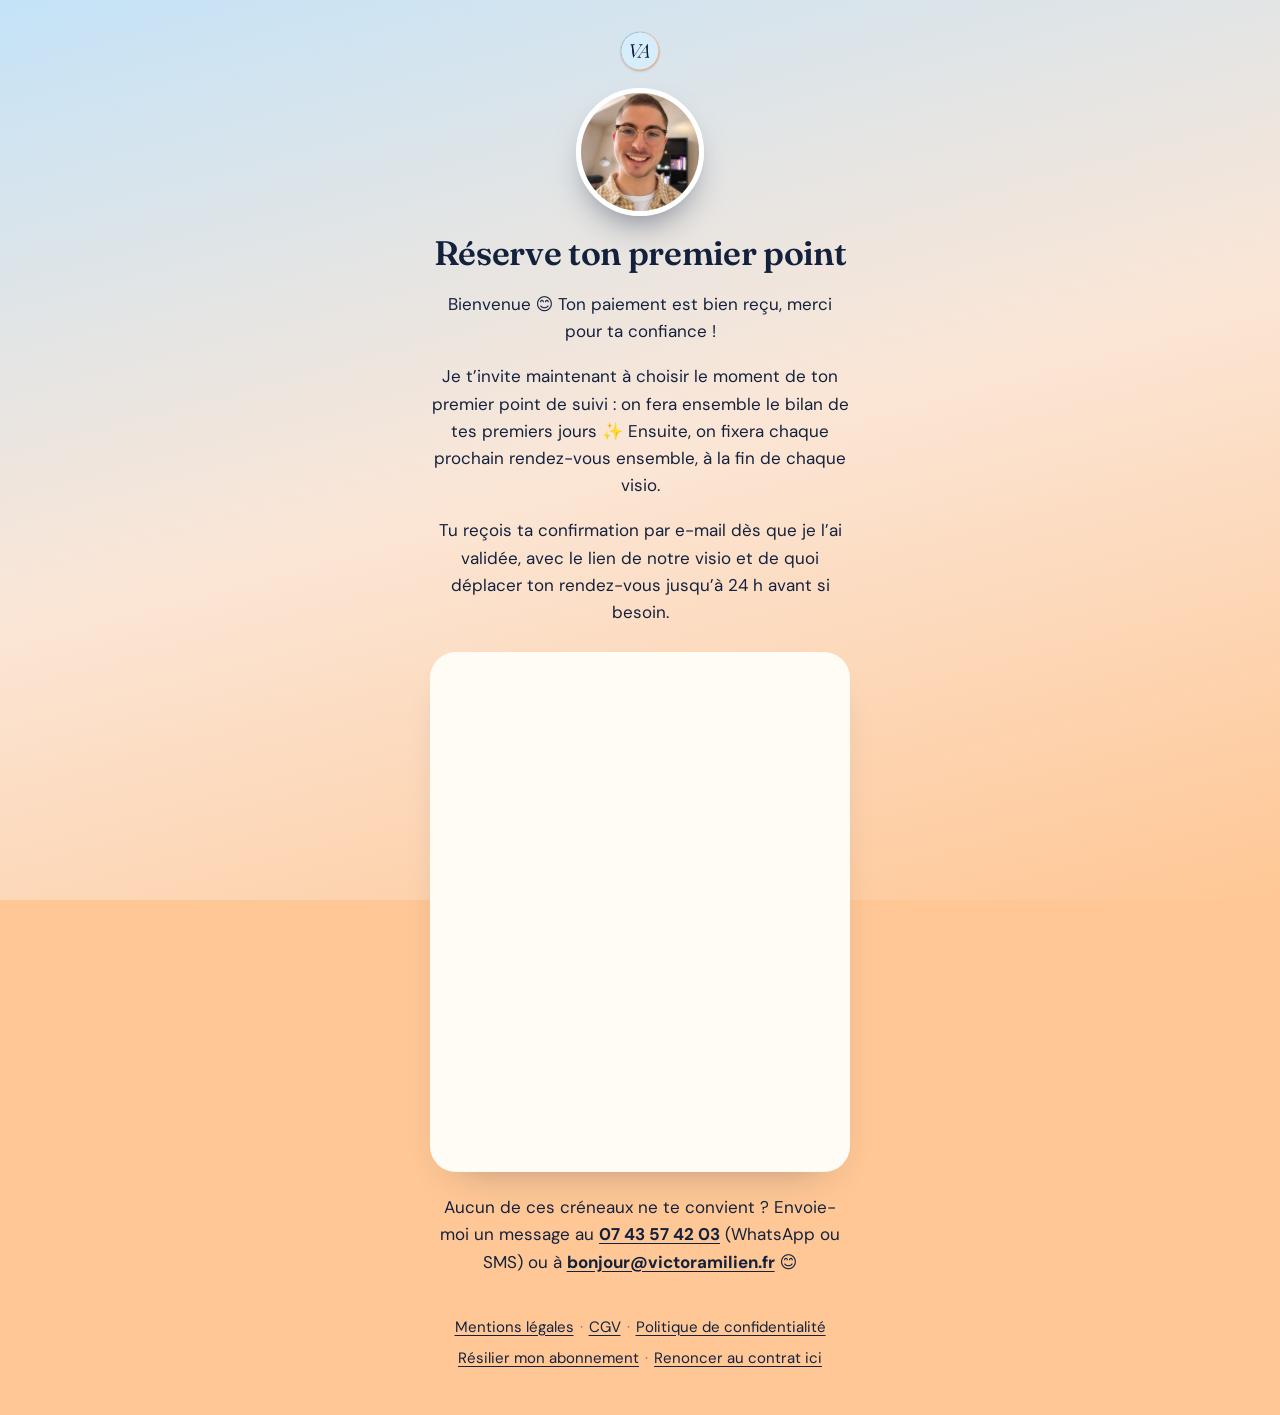
<file: reserve-ton-premier-point/index.html>
<!doctype html>
<html lang="fr">
<head>
<meta charset="utf-8">
<meta name="viewport" content="width=device-width, initial-scale=1">
<title>Réserve ton premier point · Victor Amilien</title>
<meta name="robots" content="noindex, nofollow">
<meta name="theme-color" content="#D6EEFB">
<meta name="color-scheme" content="only light">
<meta name="darkreader-lock">
<link rel="icon" type="image/png" sizes="32x32" href="/img/favicon-32.png?v=202611162114">
<link rel="icon" type="image/png" sizes="64x64" href="/img/favicon-64.png?v=202611162114">
<link rel="apple-touch-icon" href="/img/apple-touch-icon.png?v=202611162114">
<link rel="preload" href="/fonts/fraunces-latin-opsz-normal.woff2" as="font" type="font/woff2" crossorigin>
<link rel="preload" href="/fonts/dm-sans-latin-opsz-normal.woff2" as="font" type="font/woff2" crossorigin>
<link rel="stylesheet" href="/css/style.css?v=202611162114">
</head>
<body>
<main class="page">
  <header class="entete">
    <img class="logo" src="/img/logo-VA-180px.png?v=202611162114" width="40" height="40" alt="Logo VA de Victor Amilien">
    <div class="photo petite"><img src="/img/profil-finale-rond.webp?v=202611162114" width="500" height="500" alt="Victor Amilien, en chemise à carreaux, sourit"></div>
    <h1>Réserve ton premier point</h1>
    <p class="intro">Bienvenue&nbsp;😊 Ton paiement est bien reçu, merci pour ta confiance&nbsp;!</p>
    <p class="intro">Je t’invite maintenant à choisir le moment de ton premier point de suivi&nbsp;: on fera ensemble le bilan de tes premiers jours&nbsp;✨ Ensuite, on fixera chaque prochain rendez-vous ensemble, à la fin de chaque visio.</p>
    <p class="intro">Tu reçois ta confirmation par e-mail dès que je l’ai validée, avec le lien de notre visio et de quoi déplacer ton rendez-vous jusqu’à 24&nbsp;h avant si besoin.</p>
  </header>

  <section class="calendrier" aria-label="Calendrier de réservation">
    <div id="cal-premier-point"><p class="chargement">Le calendrier se charge…</p></div>
  </section>

  <p class="apres-calendrier">Aucun de ces créneaux ne te convient&nbsp;? Envoie-moi un message au <a href="https://wa.me/33743574203">07&nbsp;43&nbsp;57&nbsp;42&nbsp;03</a> (WhatsApp ou SMS) ou à <a href="mailto:bonjour@victoramilien.fr">bonjour@victoramilien.fr</a>&nbsp;😊</p>

  <footer class="pied">
    <nav aria-label="Informations légales">
      <a href="/mentions-legales/">Mentions légales</a><span class="sep">·</span><a href="/cgv/">CGV</a><span class="sep">·</span><a href="/politique-de-confidentialite/">Politique de confidentialité</a><br>
      <a href="/resilier-mon-abonnement/">Résilier mon abonnement</a><span class="sep">·</span><a href="/renoncer-au-contrat/">Renoncer au contrat ici</a>
    </nav>
  </footer>
</main>
<script src="/js/cal.js?v=202611162114"></script>
<script>
  calendrierVictor("cal-premier-point", "victoramilien/premier-point-de-suivi");
</script>
</body>
</html>
</file>
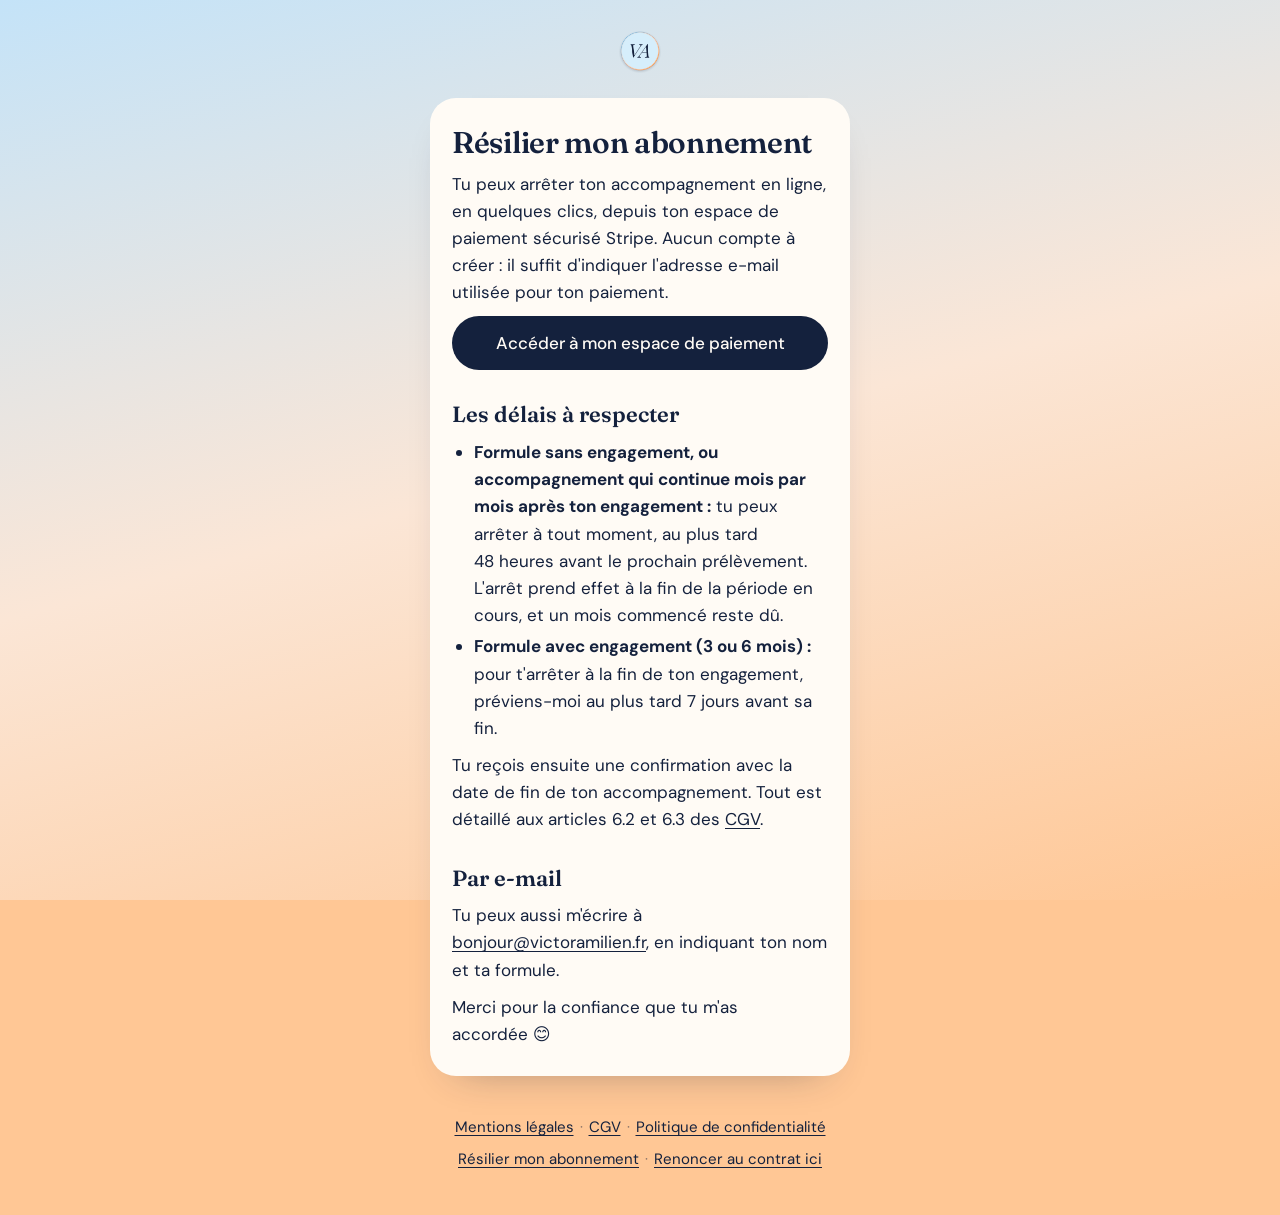
<file: resilier-mon-abonnement/index.html>
<!doctype html>
<html lang="fr">
<head>
<meta charset="utf-8">
<meta name="viewport" content="width=device-width, initial-scale=1">
<title>Résilier mon abonnement · Victor Amilien</title>
<meta name="description" content="Arrêter ton accompagnement en ligne, depuis ton espace de paiement sécurisé.">
<link rel="canonical" href="https://victoramilien.fr/resilier-mon-abonnement/">
<meta name="theme-color" content="#D6EEFB">
<meta name="color-scheme" content="only light">
<meta name="darkreader-lock">
<link rel="icon" type="image/png" sizes="32x32" href="/img/favicon-32.png?v=202611162114">
<link rel="icon" type="image/png" sizes="64x64" href="/img/favicon-64.png?v=202611162114">
<link rel="apple-touch-icon" href="/img/apple-touch-icon.png?v=202611162114">
<link rel="preload" href="/fonts/fraunces-latin-opsz-normal.woff2" as="font" type="font/woff2" crossorigin>
<link rel="preload" href="/fonts/dm-sans-latin-opsz-normal.woff2" as="font" type="font/woff2" crossorigin>
<link rel="stylesheet" href="/css/style.css?v=202611162114">
</head>
<body>
<main class="page">
  <a href="/" aria-label="Accueil, Victor Amilien"><img class="logo" src="/img/logo-VA-180px.png?v=202611162114" width="40" height="40" alt="Logo VA de Victor Amilien"></a>
  <article class="legal">
    <h1>Résilier mon abonnement</h1>
    <p>Tu peux arrêter ton accompagnement en ligne, en quelques clics, depuis ton espace de paiement sécurisé Stripe. Aucun compte à créer&nbsp;: il suffit d'indiquer l'adresse e-mail utilisée pour ton paiement.</p>
    <p class="telecharger"><a class="btn" href="https://billing.stripe.com/p/login/7sY5kv6nZ79Rgyfdx918c00">Accéder à mon espace de paiement</a></p>

    <h2>Les délais à respecter</h2>
    <ul>
      <li><strong>Formule sans engagement, ou accompagnement qui continue mois par mois après ton engagement&nbsp;:</strong> tu peux arrêter à tout moment, au plus tard 48&nbsp;heures avant le prochain prélèvement. L'arrêt prend effet à la fin de la période en cours, et un mois commencé reste dû.</li>
      <li><strong>Formule avec engagement (3 ou 6&nbsp;mois)&nbsp;:</strong> pour t'arrêter à la fin de ton engagement, préviens-moi au plus tard 7&nbsp;jours avant sa fin.</li>
    </ul>
    <p>Tu reçois ensuite une confirmation avec la date de fin de ton accompagnement. Tout est détaillé aux articles 6.2 et 6.3 des <a href="/cgv/">CGV</a>.</p>

    <h2>Par e-mail</h2>
    <p>Tu peux aussi m'écrire à <a href="mailto:bonjour@victoramilien.fr">bonjour@victoramilien.fr</a>, en indiquant ton nom et ta formule.</p>
    <p>Merci pour la confiance que tu m'as accordée&nbsp;😊</p>
  </article>

  <footer class="pied">
    <nav aria-label="Informations légales">
      <a href="/mentions-legales/">Mentions légales</a><span class="sep">·</span><a href="/cgv/">CGV</a><span class="sep">·</span><a href="/politique-de-confidentialite/">Politique de confidentialité</a><br>
      <a href="/resilier-mon-abonnement/">Résilier mon abonnement</a><span class="sep">·</span><a href="/renoncer-au-contrat/">Renoncer au contrat ici</a>
    </nav>
  </footer>
</main>
</body>
</html>
</file>
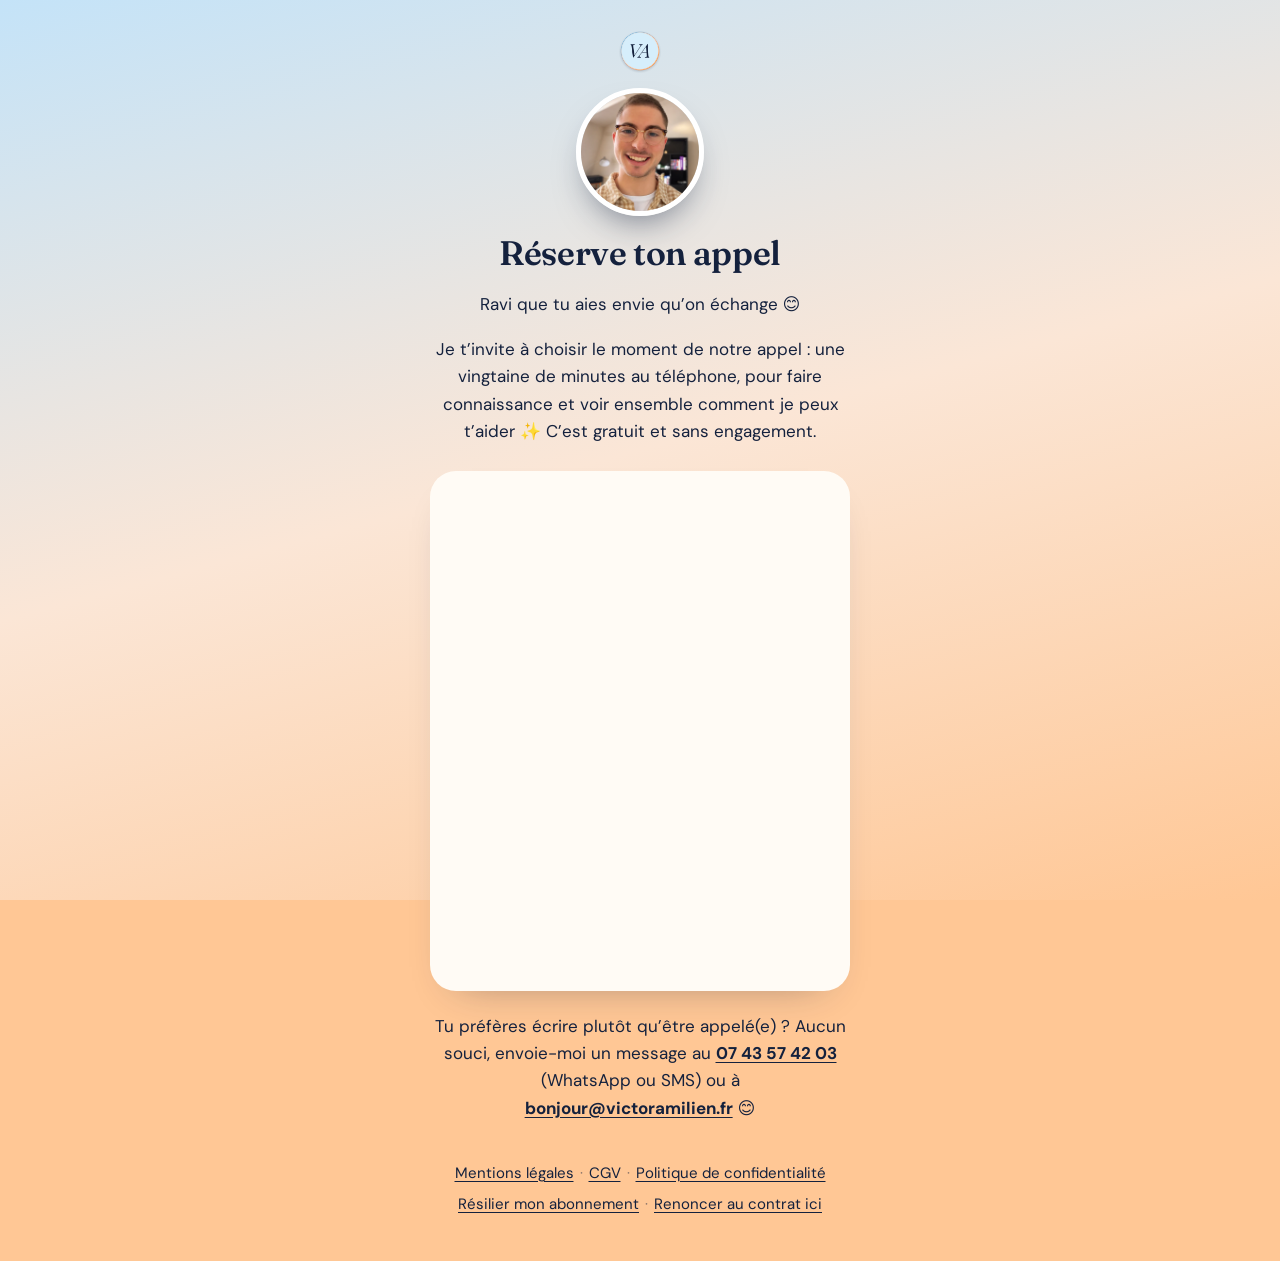
<file: ton-appel/index.html>
<!doctype html>
<html lang="fr">
<head>
<meta charset="utf-8">
<meta name="viewport" content="width=device-width, initial-scale=1">
<title>Réserve ton appel · Victor Amilien</title>
<meta name="robots" content="noindex, nofollow">
<meta name="description" content="Choisis le moment de notre appel découverte de 20 minutes, au téléphone.">
<meta property="og:type" content="website">
<meta property="og:locale" content="fr_FR">
<meta property="og:url" content="https://victoramilien.fr/ton-appel/">
<meta property="og:title" content="Réserve ton appel · Victor Amilien">
<meta property="og:description" content="Choisis le moment de notre appel découverte de 20 minutes, au téléphone.">
<meta property="og:image" content="https://victoramilien.fr/img/apercu-partage-v2.jpg">
<meta name="theme-color" content="#D6EEFB">
<meta name="color-scheme" content="only light">
<meta name="darkreader-lock">
<link rel="icon" type="image/png" sizes="32x32" href="/img/favicon-32.png?v=202611162114">
<link rel="icon" type="image/png" sizes="64x64" href="/img/favicon-64.png?v=202611162114">
<link rel="apple-touch-icon" href="/img/apple-touch-icon.png?v=202611162114">
<link rel="preload" href="/fonts/fraunces-latin-opsz-normal.woff2" as="font" type="font/woff2" crossorigin>
<link rel="preload" href="/fonts/dm-sans-latin-opsz-normal.woff2" as="font" type="font/woff2" crossorigin>
<link rel="stylesheet" href="/css/style.css?v=202611162114">
</head>
<body>
<main class="page">
  <header class="entete">
    <img class="logo" src="/img/logo-VA-180px.png?v=202611162114" width="40" height="40" alt="Logo VA de Victor Amilien">
    <div class="photo petite"><img src="/img/profil-finale-rond.webp?v=202611162114" width="500" height="500" alt="Victor Amilien, en chemise à carreaux, sourit"></div>
    <h1>Réserve ton appel</h1>
    <p class="intro">Ravi que tu aies envie qu’on échange&nbsp;😊</p>
    <p class="intro">Je t’invite à choisir le moment de notre appel&nbsp;: une vingtaine de minutes au téléphone, pour faire connaissance et voir ensemble comment je peux t’aider&nbsp;✨ C’est gratuit et sans engagement.</p>
  </header>

  <section class="calendrier" aria-label="Calendrier de réservation">
    <div id="cal-appel"><p class="chargement">Le calendrier se charge…</p></div>
  </section>

  <p class="apres-calendrier">Tu préfères écrire plutôt qu’être appelé(e)&nbsp;? Aucun souci, envoie-moi un message au <a href="https://wa.me/33743574203">07&nbsp;43&nbsp;57&nbsp;42&nbsp;03</a> (WhatsApp ou SMS) ou à <a href="mailto:bonjour@victoramilien.fr">bonjour@victoramilien.fr</a>&nbsp;😊</p>

  <footer class="pied">
    <nav aria-label="Informations légales">
      <a href="/mentions-legales/">Mentions légales</a><span class="sep">·</span><a href="/cgv/">CGV</a><span class="sep">·</span><a href="/politique-de-confidentialite/">Politique de confidentialité</a><br>
      <a href="/resilier-mon-abonnement/">Résilier mon abonnement</a><span class="sep">·</span><a href="/renoncer-au-contrat/">Renoncer au contrat ici</a>
    </nav>
  </footer>
</main>
<script src="/js/cal.js?v=202611162114"></script>
<script>
  calendrierVictor("cal-appel", "victoramilien/appel-decouverte");
</script>
</body>
</html>
</file>
<file: css/style.css>
/* Victor Amilien · feuille de style commune (direction A « Lever de soleil ») */

@font-face {
  font-family: "Fraunces";
  font-style: normal;
  font-weight: 100 900;
  font-display: swap;
  src: url("../fonts/fraunces-latin-opsz-normal.woff2") format("woff2");
}
@font-face {
  font-family: "Fraunces";
  font-style: italic;
  font-weight: 100 900;
  font-display: swap;
  src: url("../fonts/fraunces-latin-opsz-italic.woff2") format("woff2");
}
@font-face {
  font-family: "DM Sans";
  font-style: normal;
  font-weight: 100 1000;
  font-display: swap;
  src: url("../fonts/dm-sans-latin-opsz-normal.woff2") format("woff2");
}

:root {
  color-scheme: only light;
  --nuit: #14213D;
  --creme: #FFFBF5;
  --ciel: #D6EEFB;
  --peche: #FFB37A;
  --sunrise: linear-gradient(165deg, #C4E3F8 0%, #FBE6D6 50%, #FFC795 100%);
  --ring: linear-gradient(135deg, #C7E4F7, #F3DCCB 55%, #FFB37A);
  --ombre: 0 18px 40px -28px rgba(20, 33, 61, .45);
}

* { box-sizing: border-box; margin: 0; padding: 0; }
[hidden] { display: none !important; }
html { background: #FFC795; -webkit-text-size-adjust: 100%; }
body {
  font-family: "DM Sans", system-ui, sans-serif;
  font-size: 17px; line-height: 1.6; color: var(--nuit);
  min-height: 100vh;
}
/* Le dégradé tient dans chaque écran et reste en place quand on fait défiler. */
body::before { content: ""; position: fixed; inset: 0; z-index: -1; background: var(--sunrise); }
img { max-width: 100%; }
a { color: var(--nuit); text-underline-offset: 3px; }
a:focus-visible, button:focus-visible, input:focus-visible, select:focus-visible, textarea:focus-visible {
  outline: 3px solid var(--nuit); outline-offset: 3px;
}
em { font-family: "Fraunces", Georgia, serif; font-style: italic; font-weight: 500; }
strong { font-weight: 700; }

.page { max-width: 460px; margin: 0 auto; padding: 28px 20px 40px; }
.page.large { max-width: 720px; }

/* En-tête */
.entete { text-align: center; }
.logo { width: 46px; height: 46px; display: block; margin: 0 auto 14px; }
.photo {
  width: 164px; height: 164px; margin: 0 auto; border-radius: 50%;
  box-shadow: 0 18px 34px -14px rgba(20, 33, 61, .55);
}
.photo img { width: 100%; height: 100%; border-radius: 50%; object-fit: cover; display: block; border: 5px solid #fff; }
.photo.petite { width: 128px; height: 128px; }
.portrait { width: min(260px, 72vw); aspect-ratio: 4 / 5; margin: 0 auto; border-radius: 26px; box-shadow: 0 22px 40px -16px rgba(20, 33, 61, .6); }
.portrait img { width: 100%; height: 100%; object-fit: cover; border-radius: 26px; display: block; border: 5px solid #fff; }
h1 { font-family: "Fraunces", Georgia, serif; font-weight: 600; font-size: 34px; line-height: 1.15; margin-top: 18px; letter-spacing: -0.01em; }
.desc { font-size: 16px; margin-top: 4px; }
.intro { margin-top: 18px; text-align: center; }

/* Boutons */
.actions { display: grid; gap: 12px; margin-top: 26px; }
.btn {
  display: flex; align-items: center; justify-content: center; gap: 10px;
  min-height: 54px; padding: 14px 22px; border-radius: 999px; border: 0;
  background: var(--nuit); color: var(--creme); text-decoration: none;
  font: 500 17px/1.3 "DM Sans", system-ui, sans-serif; text-align: center; cursor: pointer; width: 100%;
}
.btn:hover { background: #1d2f55; }
.btn.principal { min-height: 62px; font-size: 18px; font-weight: 700; box-shadow: 0 10px 24px -12px rgba(20, 33, 61, .55); }
.btn svg { width: 20px; height: 20px; flex: none; }
.reseaux { display: flex; justify-content: center; margin-top: 18px; }
.reseaux a { width: 48px; height: 48px; border-radius: 50%; display: grid; place-items: center; color: var(--nuit); border: 1.5px solid rgba(20, 33, 61, .25); }
.reseaux svg { width: 22px; height: 22px; }
.reseaux a.insta { width: auto; height: auto; min-height: 48px; padding: 10px 18px; border-radius: 999px; display: inline-flex; align-items: center; gap: 10px; text-decoration: none; font-size: 16px; }

/* Cartes */
.carte {
  background: var(--creme); border-radius: 26px; padding: 26px 22px;
  margin-top: 30px; box-shadow: var(--ombre);
}
.carte h2 { font-family: "Fraunces", Georgia, serif; font-weight: 600; font-size: 24px; line-height: 1.25; margin-bottom: 12px; }
.carte p + p { margin-top: 10px; }
.carte .btn { margin-top: 18px; }
.formules { list-style: none; margin: 4px 0 16px; }
.formules li { padding: 14px 0; border-bottom: 1px solid rgba(20, 33, 61, .12); }
.formules li:first-child { padding-top: 4px; }
.formules p + p { margin-top: 4px; }
.formule { font-family: "Fraunces", Georgia, serif; font-weight: 600; font-size: clamp(16px, 4.6vw, 19px); }
.repere { margin-top: 16px; background: var(--ciel); border-radius: 16px; padding: 12px 16px; font-weight: 500; }

.lien-histoire { display: inline-flex; align-items: center; gap: 6px; margin-top: 12px; font-weight: 700; }
.histoire p + p { margin-top: 14px; }
.histoire .accroche { font-family: "Fraunces", Georgia, serif; font-size: 24px; font-weight: 600; }
.histoire .signature { font-family: "Fraunces", Georgia, serif; font-style: italic; font-size: 22px; margin-top: 18px; }
.histoire .btn { margin-top: 22px; }

/* Pages de réservation */
.calendrier {
  background: var(--creme); border-radius: 26px; margin-top: 26px; box-shadow: var(--ombre);
  overflow: hidden; min-height: 520px;
}
.calendrier .chargement { padding: 40px 20px; text-align: center; }
.apres-calendrier { margin-top: 22px; text-align: center; }
.apres-calendrier a { font-weight: 700; }

/* Pages légales */
.legal { background: var(--creme); border-radius: 26px; padding: 28px 22px; margin-top: 24px; box-shadow: var(--ombre); }
.legal h1 { font-size: 30px; margin-top: 0; }
.legal .sous-titre { margin-top: 6px; font-weight: 500; }
.legal h2 { font-family: "Fraunces", Georgia, serif; font-weight: 600; font-size: 22px; line-height: 1.3; margin: 30px 0 10px; }
.legal h3 { font-size: 17px; font-weight: 700; margin: 18px 0 6px; }
.legal p { margin-top: 10px; }
.legal ul { margin: 10px 0 0 22px; }
.legal li { margin-top: 4px; }
.legal li ul { margin-top: 4px; }
.legal hr { border: 0; border-top: 1px solid rgba(20, 33, 61, .15); margin: 24px 0; }
.legal blockquote { margin-top: 12px; padding: 12px 16px; background: var(--ciel); border-radius: 14px; }
.legal blockquote p { margin-top: 2px; }
.tableau { overflow-x: auto; margin-top: 12px; }
.legal table { border-collapse: collapse; width: 100%; font-size: 16px; min-width: 300px; }
.legal th, .legal td { text-align: left; vertical-align: top; padding: 9px 10px; border-bottom: 1px solid rgba(20, 33, 61, .15); }
.legal th { font-weight: 700; background: rgba(214, 238, 251, .6); }
.retour { display: inline-flex; align-items: center; gap: 6px; font-weight: 500; }
.telecharger { margin-top: 18px; }

/* Formulaire */
.formulaire { display: grid; gap: 18px; margin-top: 22px; }
.champ label { display: block; font-weight: 700; margin-bottom: 6px; }
.champ .aide { font-size: 15px; margin-top: 4px; }
.champ input, .champ select, .champ textarea {
  width: 100%; min-height: 52px; padding: 12px 14px; border-radius: 14px;
  border: 1.5px solid rgba(20, 33, 61, .35); background: #fff9f0; color: var(--nuit);
  font: 400 17px/1.4 "DM Sans", system-ui, sans-serif;
}
.champ textarea { min-height: 96px; resize: vertical; }
.piege { position: absolute; left: -9999px; width: 1px; height: 1px; overflow: hidden; }
.message { padding: 14px 16px; border-radius: 14px; background: var(--ciel); font-weight: 500; }
.message.erreur { background: #FBEFE6; border: 1.5px solid var(--nuit); }

/* Pied de page */
.pied { margin-top: 36px; text-align: center; font-size: 15px; line-height: 2.1; }
.pied .sep { opacity: .5; margin: 0 6px; }
.pied nav a, .pied .sep { display: inline-block; }
.pied nav a { white-space: nowrap; }
@media (max-width: 560px) {
  .pied nav a { display: block; }
  .pied .sep, .pied nav br { display: none; }
}

/* Accueil, version du 16/11 */
.slogan { font-family: "Fraunces", Georgia, serif; font-weight: 600; font-size: 25px; line-height: 1.3; margin-top: 22px; letter-spacing: -0.005em; }
.slogan.b { font-style: italic; font-weight: 500; font-size: 23px; line-height: 1.35; margin: 22px auto 0; padding: 16px 6px 0; max-width: 330px; position: relative; }
.slogan.b::before { content: ""; position: absolute; top: 0; left: 50%; width: 56px; height: 2px; margin-left: -28px; background: var(--nuit); opacity: .35; border-radius: 2px; }
.sous-bouton { font-size: 15px; line-height: 1.5; text-align: center; margin: -2px 8px 8px; }
.btn.clair { background: transparent; color: var(--nuit); border: 1.5px solid rgba(20, 33, 61, .25); min-height: 50px; font-size: 16px; }
.btn.clair:hover { background: rgba(255, 251, 245, .6); }
.insecable { white-space: nowrap; }
.petit { font-size: 15px; margin-top: 12px; text-align: center; }

.photo-parcours { display: block; width: min(100%, 250px); margin: 0 auto; }
.photo-parcours img { display: block; width: 100%; height: auto; border-radius: 20px; border: 5px solid #fff; box-shadow: 0 18px 34px -14px rgba(20, 33, 61, .55); }
.etiquettes { list-style: none; display: flex; flex-wrap: wrap; gap: 8px; margin: 20px 0 16px; }
.etiquettes li { background: var(--ciel); border-radius: 999px; padding: 6px 13px; font-size: 15px; font-weight: 500; line-height: 1.35; }
.parcours .lien-histoire { margin-top: 14px; }

.pour-toi { list-style: none; }
.pour-toi li { position: relative; padding-left: 26px; }
.pour-toi li + li { margin-top: 12px; }
.pour-toi li::before { content: ""; position: absolute; left: 6px; top: .62em; width: 8px; height: 8px; border-radius: 50%; background: var(--nuit); }
.conclusion { margin-top: 20px; font-weight: 500; }

.surtitre { font-family: "Fraunces", Georgia, serif; font-style: italic; font-size: 16px; margin-bottom: 2px; }
.frise { list-style: none; counter-reset: etape; margin-top: 20px; }
.frise li { position: relative; padding: 0 0 22px 50px; counter-increment: etape; }
.frise li:last-child { padding-bottom: 0; }
.frise li::before { content: counter(etape); position: absolute; left: 0; top: 0; width: 34px; height: 34px; border-radius: 50%; background: var(--ciel); color: var(--nuit); font: 600 17px/34px "Fraunces", Georgia, serif; text-align: center; }
.frise li::after { content: ""; position: absolute; left: 16px; top: 40px; bottom: 4px; width: 2px; background: rgba(20, 33, 61, .18); }
.frise li:last-child::after { display: none; }
.frise h3 { font-family: "Fraunces", Georgia, serif; font-weight: 600; font-size: 19px; line-height: 34px; }
.frise p { margin-top: 2px; }

.offres { list-style: none; display: grid; gap: 14px; margin: 18px 0 20px; }
.offre { background: #fff; border-radius: 18px; padding: 16px 15px; border: 1.5px solid rgba(20, 33, 61, .16); box-shadow: 0 10px 22px -18px rgba(20, 33, 61, .5); }
.offre.conseil { border: 2px solid var(--nuit); }
.offre .formule { font-size: 18px; line-height: 1.3; }
.etiquette-conseil { display: inline-block; background: var(--nuit); color: var(--creme); font-size: 13px; font-weight: 700; letter-spacing: .02em; padding: 4px 11px; border-radius: 999px; margin-bottom: 8px; }
.avis { margin-top: 10px; padding-top: 10px; border-top: 1px dashed rgba(20, 33, 61, .22); }
.carte .avis p + p { margin-top: 4px; }
.avis-titre { display: flex; align-items: center; gap: 8px; font-size: 14px; font-weight: 700; letter-spacing: .02em; }
.avis-titre img { width: 30px; height: 30px; border-radius: 50%; border: 2px solid var(--ciel); flex: none; }
.avis p:last-child { font-style: italic; font-size: 16px; line-height: 1.5; }
.carte .cadeau { margin-top: 12px; background: var(--nuit); color: var(--creme); border-radius: 12px; padding: 10px 13px; font-size: 15px; font-weight: 500; line-height: 1.45; }
.demarrer { font-family: "Fraunces", Georgia, serif; font-weight: 600; font-size: 20px; margin-top: 4px; }
.depart { list-style: none; margin-top: 8px; }
.depart li { position: relative; padding-left: 26px; }
.depart li + li { margin-top: 10px; }
.depart li::before { content: ""; position: absolute; left: 6px; top: .62em; width: 8px; height: 8px; border-radius: 50%; background: var(--nuit); }
.carte .apres { margin-top: 14px; }

.faq details { border-top: 1px solid rgba(20, 33, 61, .14); }
.faq details:last-child { border-bottom: 1px solid rgba(20, 33, 61, .14); }
.faq summary { cursor: pointer; list-style: none; position: relative; padding: 14px 36px 14px 0; min-height: 52px; font-weight: 700; line-height: 1.4; }
.faq summary::-webkit-details-marker { display: none; }
.faq summary::after { content: "+"; position: absolute; right: 6px; top: 50%; transform: translateY(-50%); font-size: 24px; font-weight: 400; line-height: 1; }
.faq details[open] summary::after { content: "–"; }
.faq details p { padding-bottom: 16px; }

.fin { margin-top: 44px; text-align: center; }
.mot-fin { font-family: "Fraunces", Georgia, serif; font-weight: 500; font-size: 22px; line-height: 1.4; margin-bottom: 24px; }
.question-fin { display: block; margin-top: 10px; font-weight: 600; font-style: italic; font-size: 25px; }

/* Blocs plus compacts sur téléphone, pour les voir presque en entier d'un coup d'œil */
#pour-toi, #concretement, #nutrition { padding-left: 18px; padding-right: 18px; }
.pour-toi li { font-size: 16px; line-height: 1.45; }
.pour-toi li + li { margin-top: 9px; }
#pour-toi .conclusion { font-size: 16px; line-height: 1.45; margin-top: 16px; }
.frise { margin-top: 16px; }
.frise li { padding-bottom: 14px; }
.frise p { font-size: 16px; line-height: 1.45; }
.offres { gap: 12px; }
.frise li { padding-left: 44px; padding-bottom: 12px; }
.frise li::before { width: 30px; height: 30px; line-height: 30px; font-size: 16px; }
.frise li::after { left: 14px; top: 36px; }
.frise h3 { line-height: 30px; font-size: 18px; }
#concretement h2 { margin-bottom: 0; }
#concretement { padding-top: 20px; padding-bottom: 18px; }
#concretement .frise li { padding-bottom: 10px; }
#concretement .frise li:last-child { padding-bottom: 0; }

/* Cartes de prix, version 2 du 16/11 */
.offre { border: 2px solid rgba(20, 33, 61, .28); padding: 16px 16px 15px; }
.offre.vedette { border-color: var(--nuit); }
.duree { font-size: 15px; font-weight: 700; letter-spacing: .03em; text-transform: uppercase; }
.carte .prix { margin-top: 2px; font-size: 16px; line-height: 1.2; }
.prix strong { font-family: "Fraunces", Georgia, serif; font-weight: 600; font-size: 32px; letter-spacing: -0.01em; margin-right: 2px; }
.avis-titre img { width: 44px; height: 44px; border: 3px solid #fff; box-shadow: 0 6px 14px -6px rgba(20, 33, 61, .55); }
.carte .cadeau { background: #FFF1E6; color: var(--nuit); border: 1.5px dashed rgba(20, 33, 61, .4); font-weight: 600; }
.btn.clair.visible { background: #fff; border: 2px solid var(--nuit); font-weight: 700; }
.btn.clair.visible:hover { background: var(--ciel); }
.faq details p:not(:last-child) { padding-bottom: 0; }

/* Version 3 du 16/11 */
.reseaux { flex-direction: column; align-items: center; gap: 10px; }
.reseaux a.insta { min-width: 290px; justify-content: center; }

.diplomes { list-style: none; margin: 20px 0 16px; }
.diplomes li { display: flex; align-items: center; gap: 12px; padding: 9px 0; font-weight: 600; font-size: 16px; line-height: 1.35; }
.diplomes li + li { border-top: 1px dashed rgba(20, 33, 61, .22); }
.diplomes svg { width: 26px; height: 26px; flex: none; padding: 5px; border-radius: 50%; background: var(--nuit); color: var(--creme); }

.frise li::before { background: var(--nuit); color: var(--creme); }

.offre, .offre.vedette { border: 1.5px solid var(--nuit); }
.etiquette-offre { display: inline-block; background: var(--nuit); color: var(--creme); font-size: 14px; font-weight: 700; padding: 5px 12px; border-radius: 999px; margin-bottom: 10px; }
.carte .cadeau { background: transparent; border: 0; padding: 10px 0 0; margin-top: 12px; border-top: 1px dashed rgba(20, 33, 61, .22); border-radius: 0; font-size: 15px; font-weight: 500; color: var(--nuit); }
.avis-titre img { width: 48px; height: 64px; border-radius: 10px; object-fit: cover; }

.btn.sport { min-height: 54px; font-weight: 700; }
#concretement h2 { font-size: 22px; }

/* Version 4 du 16/11 */
.diplomes { display: grid; grid-template-columns: 1fr 1fr; gap: 10px; margin: 20px 0 18px; }
.diplomes li { display: flex; flex-direction: column; align-items: center; justify-content: center; text-align: center; gap: 2px; padding: 14px 8px 12px; background: #fff; border: 1.5px solid var(--nuit); border-radius: 16px; font-weight: 400; }
.diplomes li + li { border-top: 1.5px solid var(--nuit); }
.diplomes .gros { font-family: "Fraunces", Georgia, serif; font-weight: 600; font-size: 24px; line-height: 1.1; }
.diplomes .petit-titre { font-size: 14px; line-height: 1.3; }

.frise li::before { background: #FDE7D5; color: var(--nuit); box-shadow: inset 0 0 0 1.5px var(--nuit); }

.offre.vedette { border-width: 2px; padding-top: 0; overflow: hidden; }
.bandeau-offre { margin: 0 -16px 14px; padding: 10px 14px; background: var(--nuit); color: var(--creme); font-weight: 700; font-size: 15px; text-align: center; }
.carte .cadeau { border-top: 0; margin-top: 12px; padding: 10px 12px; background: #FDE7D5; border-radius: 12px; font-size: 15px; font-weight: 600; }

.faq mark { background: linear-gradient(transparent 55%, #FBD3B4 55%); color: inherit; padding: 0 1px; }

.btn.douce { background: #FDE7D5; color: var(--nuit); border: 1.5px solid var(--nuit); min-height: 52px; font-weight: 600; font-size: 16px; box-shadow: none; }
.btn.douce:hover { background: #FBD9BF; }
.bandeau-offre { font-size: 14px; padding: 10px 8px; white-space: nowrap; }

/* Version 5 du 16/11 */
.frise li::before { background: #fff; color: var(--nuit); box-shadow: inset 0 0 0 1.5px var(--nuit); }
.diplomes li { box-shadow: 0 10px 22px -18px rgba(20, 33, 61, .5); }
.bandeau-offre { white-space: normal; padding: 11px 10px 10px; line-height: 1.35; }
.bandeau-offre .ligne1 { display: block; font-size: 15px; font-weight: 700; }
.bandeau-offre .ligne2 { display: block; font-size: 13.5px; font-weight: 500; opacity: .9; margin-top: 2px; }
.faq .cas { display: block; font-family: "Fraunces", Georgia, serif; font-style: italic; font-weight: 500; font-size: 18px; line-height: 1.35; margin-bottom: 2px; }
.lien-sport { display: inline-flex; align-items: center; gap: 6px; margin-top: 16px; font-weight: 700; font-size: 18px; color: var(--nuit); text-underline-offset: 4px; text-decoration-thickness: 2px; }
#sport .petit { text-align: left; }
.bandeau-offre .ligne1 { font-size: 14px; white-space: nowrap; }

/* Version 6 du 16/11 */
.offre.vedette { padding-top: 16px; padding-bottom: 0; }
.bandeau-offre.bas { margin: 14px -16px 0; padding: 12px 12px 13px; }
.bandeau-offre.bas .ligne1 { font-size: 15px; white-space: normal; }
.bandeau-offre.bas .ligne2 { font-size: 14px; }

.cas-sport { list-style: none; margin: 10px 0 12px; }
.cas-sport li { position: relative; padding-left: 26px; color: rgba(20, 33, 61, .78); }
.cas-sport li + li { margin-top: 14px; }
.cas-sport li::before { content: ""; position: absolute; left: 6px; top: .62em; width: 8px; height: 8px; border-radius: 50%; background: var(--nuit); }
.faq .cas { display: block; font-family: inherit; font-style: normal; font-size: 17px; font-weight: 600; color: var(--nuit); margin-bottom: 3px; line-height: 1.45; }

.pour-toi li { color: rgba(20, 33, 61, .78); }
.pour-toi li strong { font-weight: 600; color: var(--nuit); }
.pour-toi li + li { margin-top: 14px; }
.bandeau-offre.bas .ligne1 { font-size: 14.5px; white-space: nowrap; }
.vers-sport { display: inline-flex; align-items: center; gap: 8px; font-weight: 600; color: var(--nuit); text-decoration: none; border-bottom: 2px solid var(--nuit); padding-bottom: 2px; }
.vers-sport svg { flex: none; }
html { scroll-behavior: smooth; }
.vers-sport { display: flex; align-items: flex-start; gap: 8px; margin-top: 8px; border-bottom: 0; padding: 0; color: var(--nuit); }
.vers-sport svg { margin-top: 3px; }
.vers-sport span { text-decoration: underline; text-underline-offset: 4px; text-decoration-thickness: 1.5px; }
.cas-sport { margin-bottom: 18px; }
#sport { scroll-margin-top: 18px; }
.chute-sport strong { font-weight: 600; }
</file>
